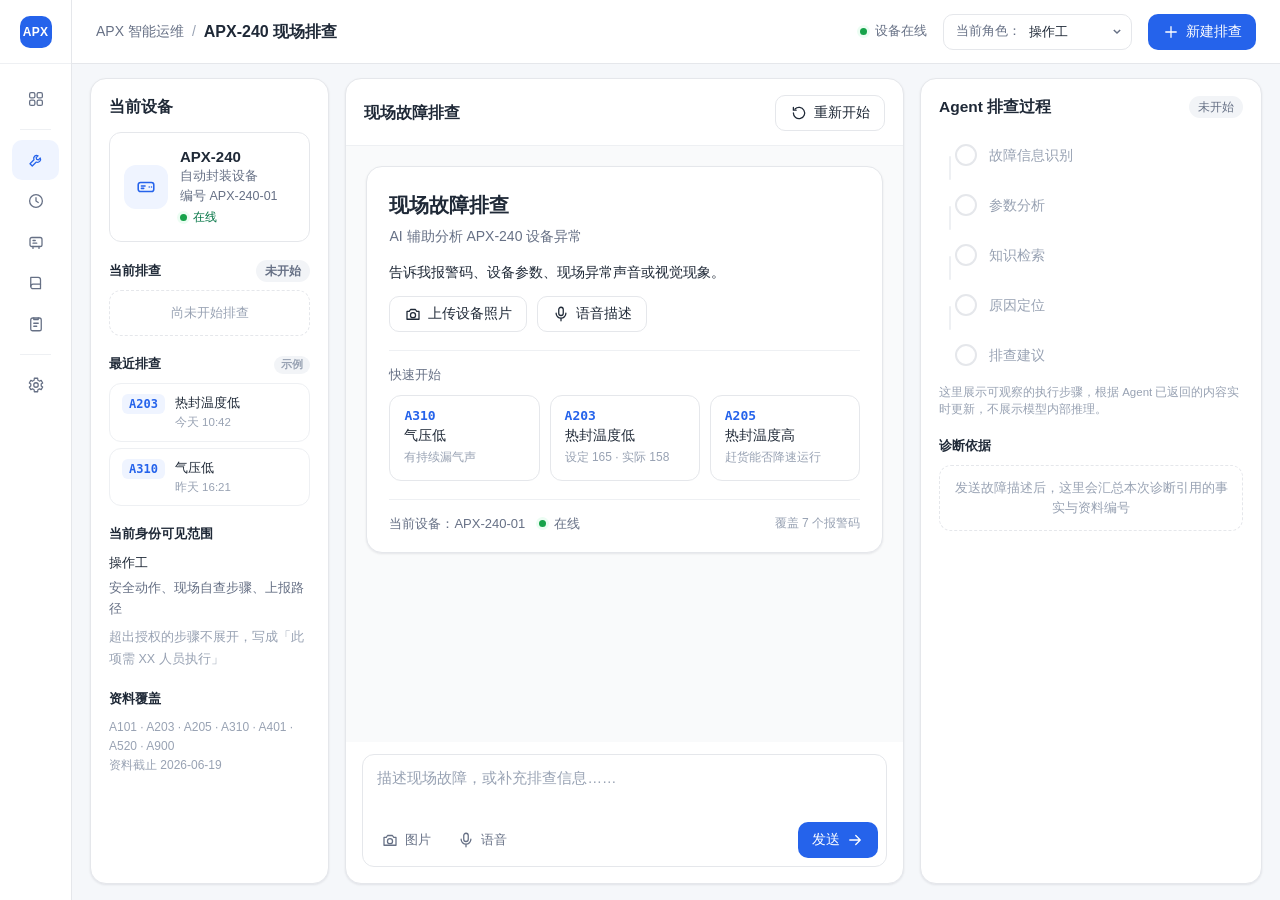
<file: index.html>
<!doctype html>
<html lang="zh-CN">
<head>
<meta charset="utf-8">
<meta name="viewport" content="width=device-width,initial-scale=1,viewport-fit=cover">
<meta name="theme-color" content="#F5F7FA">
<title>APX 智能运维 · APX-240 现场排查</title>
<style>
/* =====================================================================
   1. Design Tokens（全部视觉取值集中在这里）
   ===================================================================== */
:root{
  --bg:#F5F7FA; --card:#FFFFFF; --subtle:#F9FAFB; --subtle-2:#F2F4F7;
  --primary:#2563EB; --primary-600:#1D4ED8; --primary-50:#EFF4FF; --primary-100:#DBE6FE;
  --text:#1F2937; --text-2:#667085; --text-3:#98A2B3;
  --border:#E5E7EB; --border-2:#EEF0F3;
  --success:#16A34A; --success-50:#ECFDF3; --success-700:#067647;
  --warning:#F59E0B; --warning-50:#FFFAEB; --warning-700:#B54708;
  --danger:#EF4444; --danger-50:#FEF3F2; --danger-700:#B42318;
  --info:#0284C7; --info-50:#F0F9FF; --info-700:#026AA2;
  --r-card:16px; --r-inner:12px; --r-input:12px; --r-btn:10px; --r-tag:999px;
  --sh-card:0 1px 2px rgba(16,24,40,.04),0 1px 3px rgba(16,24,40,.05);
  --sh-focus:0 0 0 4px rgba(37,99,235,.12);
  --side-w:232px; --head-h:64px; --gap:16px;
  --font:Inter,"PingFang SC","Microsoft YaHei","Noto Sans SC",-apple-system,BlinkMacSystemFont,sans-serif;
  --mono:"SF Mono",Menlo,Consolas,"Roboto Mono",monospace;
}

/* =====================================================================
   2. Base
   ===================================================================== */
*{box-sizing:border-box}
[hidden]{display:none!important}
html,body{margin:0;height:100%}
body{background:var(--bg);color:var(--text);font:14px/1.6 var(--font);-webkit-font-smoothing:antialiased;-webkit-text-size-adjust:100%;overflow:hidden}
button{font:inherit;color:inherit;cursor:pointer;background:none;border:0;padding:0}
button:disabled{cursor:not-allowed}
:focus-visible{outline:2px solid var(--primary);outline-offset:2px}
svg.i{width:18px;height:18px;flex-shrink:0;stroke:currentColor;fill:none;stroke-width:1.7;stroke-linecap:round;stroke-linejoin:round}
.tag{display:inline-flex;align-items:center;gap:4px;height:22px;padding:0 9px;border-radius:var(--r-tag);font-size:12px;white-space:nowrap;background:var(--subtle-2);color:var(--text-2)}
.tag.mock{background:var(--subtle-2);color:var(--text-3);height:18px;padding:0 7px;font-size:11px}
.dot-live{width:7px;height:7px;border-radius:50%;background:var(--success);box-shadow:0 0 0 3px var(--success-50)}

/* =====================================================================
   3. Shell：Sidebar + Header + Workspace
   ===================================================================== */
.shell{display:grid;grid-template-columns:var(--side-w) minmax(0,1fr);height:100dvh}
.side{background:var(--card);border-right:1px solid var(--border);display:flex;flex-direction:column;min-height:0}
.brandbox{height:var(--head-h);display:flex;align-items:center;gap:10px;padding:0 20px;border-bottom:1px solid var(--border-2);flex-shrink:0}
.brandmark{width:32px;height:32px;border-radius:10px;background:var(--primary);color:#fff;display:grid;place-items:center;font:700 12px/1 var(--font);letter-spacing:.02em;flex-shrink:0}
.brandtxt{min-width:0}
.brandtxt b{display:block;font-size:15px;font-weight:600;line-height:1.2}
.brandtxt span{display:block;font-size:12px;color:var(--text-2);line-height:1.3}
nav.menu{padding:14px 12px;overflow-y:auto;flex:1}
.mgroup{font-size:12px;color:var(--text-3);padding:14px 10px 6px;letter-spacing:.02em}
.mitem{display:flex;align-items:center;gap:10px;width:100%;height:40px;padding:0 12px;border-radius:var(--r-btn);color:var(--text-2);font-size:14px;text-align:left;margin:1px 0}
.mitem:hover{background:var(--subtle)}
.mitem.on{background:var(--primary-50);color:var(--text);font-weight:500}
.mitem.on svg{color:var(--primary)}
.mitem .lbl{flex:1;min-width:0;white-space:nowrap;overflow:hidden;text-overflow:ellipsis}
.mitem .soon{font-size:11px;color:var(--text-3)}
.mdiv{height:1px;background:var(--border-2);margin:10px 10px}
.sidefoot{padding:14px 20px;border-top:1px solid var(--border-2);font-size:12px;color:var(--text-3);flex-shrink:0}

.main{display:grid;grid-template-rows:var(--head-h) minmax(0,1fr);min-width:0;min-height:0}
.head{display:flex;align-items:center;gap:16px;padding:0 24px;background:var(--card);border-bottom:1px solid var(--border);min-width:0}
.crumb{display:flex;align-items:center;gap:8px;min-width:0;font-size:14px;color:var(--text-2);white-space:nowrap;overflow:hidden}
.crumb b{color:var(--text);font-weight:600;font-size:16px;min-width:0;overflow:hidden;text-overflow:ellipsis}
.crumb .sl{color:var(--text-3)}
.head .sp{flex:1}
.status{display:flex;align-items:center;gap:8px;font-size:13px;color:var(--text-2);white-space:nowrap}
.rolepick{display:flex;align-items:center;gap:6px;height:36px;padding:0 6px 0 12px;border:1px solid var(--border);border-radius:var(--r-btn);font-size:13px;color:var(--text-2);background:var(--card);white-space:nowrap}
.rolepick select{border:0;background:transparent;font:500 13px var(--font);color:var(--text);padding:0 18px 0 2px;appearance:none;-webkit-appearance:none;cursor:pointer;background-image:url("data:image/svg+xml,%3Csvg xmlns='http://www.w3.org/2000/svg' viewBox='0 0 20 20' fill='none' stroke='%23667085' stroke-width='1.8'%3E%3Cpath d='m6 8 4 4 4-4'/%3E%3C/svg%3E");background-repeat:no-repeat;background-position:right 0 center;background-size:16px}
.rolepick select:focus{outline:none}
.btn{display:inline-flex;align-items:center;justify-content:center;gap:6px;height:36px;padding:0 14px;border-radius:var(--r-btn);font-size:13.5px;font-weight:500;white-space:nowrap;transition:background .15s,border-color .15s}
.btn-primary{background:var(--primary);color:#fff}
.btn-primary:hover{background:var(--primary-600)}
.btn-primary:disabled{background:#A9C0F5}
.btn-ghost{border:1px solid var(--border);background:var(--card);color:var(--text)}
.btn-ghost:hover{background:var(--subtle)}
.btn-stop{border:1px solid #FECDCA;background:var(--danger-50);color:var(--danger-700)}
.btn-stop:hover{background:#FEE4E2}

.ws{padding:var(--gap) 24px 20px;min-height:0;display:flex;flex-direction:column;gap:12px}
.tabs{display:none}
.cols{flex:1;min-height:0;display:grid;gap:var(--gap);grid-template-columns:minmax(232px,22fr) minmax(440px,48fr) minmax(276px,30fr);grid-template-areas:"dev chat proc"}
.panel{background:var(--card);border:1px solid var(--border);border-radius:var(--r-card);box-shadow:var(--sh-card);min-height:0;min-width:0;display:flex;flex-direction:column;overflow:hidden}
.p-dev{grid-area:dev}.p-chat{grid-area:chat}.p-proc{grid-area:proc}
.ph{display:flex;align-items:center;gap:10px;padding:16px 18px 12px;flex-shrink:0}
.ph h2{margin:0;font-size:15.5px;font-weight:600;flex:1;min-width:0;white-space:nowrap;overflow:hidden;text-overflow:ellipsis}
.pscroll{flex:1;min-height:0;overflow-y:auto;padding:0 18px 18px}
.sub{font-size:12px;color:var(--text-2)}

/* =====================================================================
   4. 左栏：设备上下文
   ===================================================================== */
.roleinfo{font-size:12.5px;line-height:1.75;color:var(--text-2)}
.roleinfo b{display:block;color:var(--text);font-weight:500;margin-bottom:3px}
.roleinfo .lim{margin-top:6px;color:var(--text-3)}
.devcard{border:1px solid var(--border);border-radius:var(--r-inner);padding:14px;display:flex;gap:12px;align-items:center}
.devicon{width:44px;height:44px;border-radius:12px;background:var(--primary-50);color:var(--primary);display:grid;place-items:center;flex-shrink:0}
.devicon svg{width:22px;height:22px}
.devname{font-size:15px;font-weight:600;line-height:1.3}
.devmeta{font-size:12.5px;color:var(--text-2)}
.devstate{display:flex;align-items:center;gap:6px;font-size:12px;color:var(--success-700);margin-top:2px}
.sect{margin-top:18px}
.secth{display:flex;align-items:center;gap:8px;font-size:13px;font-weight:600;margin-bottom:8px}
.secth .sp{flex:1}
.kv{border:1px solid var(--border-2);border-radius:var(--r-inner);background:var(--subtle)}
.kv .r{display:flex;justify-content:space-between;gap:10px;padding:9px 12px;font-size:13px;border-top:1px solid var(--border-2)}
.kv .r:first-child{border-top:0}
.kv .k{color:var(--text-2);white-space:nowrap}
.kv .v{text-align:right;font-weight:500;word-break:break-word}
.kv .v.num{font-family:var(--mono);font-size:12.5px}
.empty{font-size:12.5px;color:var(--text-3);padding:12px;border:1px dashed var(--border);border-radius:var(--r-inner);text-align:center}
.risk{display:inline-flex;align-items:center;height:22px;padding:0 9px;border-radius:var(--r-tag);font-size:12px;font-weight:500}
.risk.red{background:var(--danger-50);color:var(--danger-700)}
.risk.yel{background:var(--warning-50);color:var(--warning-700)}
.risk.blu{background:var(--info-50);color:var(--info-700)}
.hist{display:flex;flex-direction:column;gap:6px}
.hitem{display:flex;gap:10px;align-items:flex-start;padding:10px 12px;border:1px solid var(--border-2);border-radius:var(--r-inner)}
.hcode{font:600 12px/20px var(--mono);color:var(--primary);background:var(--primary-50);padding:0 7px;border-radius:6px;flex-shrink:0}
.htxt{font-size:13px;line-height:1.4;min-width:0}
.htxt small{display:block;color:var(--text-3);font-size:11.5px;margin-top:2px}

/* =====================================================================
   5. 中栏：Agent 对话
   ===================================================================== */
.p-chat .ph{border-bottom:1px solid var(--border-2);padding-bottom:14px}
#log{flex:1;min-height:0;overflow-y:auto;padding:20px 20px 12px;display:flex;flex-direction:column;gap:18px;background:var(--subtle)}
#log>*{flex-shrink:0}

/* 用户消息 */
.u{align-self:flex-end;max-width:78%;display:flex;flex-direction:column;align-items:flex-end;gap:6px}
.u .b{background:var(--primary);color:#fff;padding:10px 14px;border-radius:14px 14px 4px 14px;white-space:pre-wrap;word-break:break-word;font-size:14.5px}
.u img{max-width:200px;max-height:160px;border-radius:12px;border:1px solid var(--border);display:block;background:#fff}
.u .meta{font-size:11.5px;color:var(--text-3)}

/* Agent 消息外壳 */
.a{background:var(--card);border:1px solid var(--border);border-radius:var(--r-card);word-break:break-word;box-shadow:var(--sh-card)}
.ahd{display:flex;align-items:center;gap:8px;padding:12px 16px 0;font-size:12.5px;color:var(--text-2)}
.av{width:24px;height:24px;border-radius:8px;background:var(--primary-50);color:var(--primary);display:grid;place-items:center}
.av svg{width:15px;height:15px}
.ahd b{color:var(--text);font-weight:600;font-size:13px}
.ahd .sp{flex:1}
.ahd .el{font:12px var(--mono);color:var(--text-3)}
.a .body{padding:6px 16px 16px}
.wait{padding:12px 16px 16px}
.wait .wl{display:flex;align-items:center;gap:8px;font-size:13.5px;color:var(--text-2);margin-bottom:12px}
.pulse{width:8px;height:8px;border-radius:50%;background:var(--primary);animation:pl 1.2s ease-in-out infinite}
@keyframes pl{0%,100%{opacity:.3}50%{opacity:1}}
.sk{height:10px;border-radius:6px;background:var(--subtle-2);margin:8px 0}
.sk:nth-child(3){width:86%}.sk:nth-child(4){width:64%}
@media (prefers-reduced-motion:reduce){.pulse,.stp.act .ic{animation:none}}
.note{margin:10px 16px 16px;padding:10px 12px;border-radius:var(--r-inner);font-size:13px}
.note.err{background:var(--danger-50);color:var(--danger-700);border:1px solid #FECDCA}
.note.info{background:var(--subtle-2);color:var(--text-2)}

/* Welcome */
.wel{padding:22px 22px 18px}
.wel h3{margin:0;font-size:20px;font-weight:600}
.wel .lead{margin:4px 0 14px;color:var(--text-2)}
.wel .tell{font-size:14px;margin:0 0 12px}
.wel .acts{display:flex;gap:10px;flex-wrap:wrap}
.wsep{height:1px;background:var(--border-2);margin:18px 0 14px}
.wlabel{font-size:12.5px;color:var(--text-2);margin-bottom:10px}
.quick{display:grid;grid-template-columns:repeat(auto-fit,minmax(150px,1fr));gap:10px}
.qk{display:flex;flex-direction:column;align-items:flex-start;gap:2px;padding:12px 14px;border:1px solid var(--border);border-radius:var(--r-inner);text-align:left;background:var(--card);transition:border-color .15s,background .15s}
.qk:hover{border-color:var(--primary);background:var(--primary-50)}
.qk b{font:600 13px var(--mono);color:var(--primary)}
.qk span{font-size:13.5px}
.qk small{font-size:12px;color:var(--text-3)}
.welfoot{display:flex;align-items:center;gap:8px;font-size:13px;color:var(--text-2)}
.welfoot .sp{flex:1}
.cover{font-size:12px;line-height:1.6;color:var(--text-3)}

/* ---------- 诊断卡（render() 的展示层） ---------- */
.dx-head{display:flex;flex-wrap:wrap;align-items:center;gap:8px;margin:6px 0 4px}
.dx-code{font:600 13px/24px var(--mono);color:var(--primary);background:var(--primary-50);padding:0 9px;border-radius:8px}
.dx-title{font-size:17px;font-weight:600;flex:1;min-width:140px}
.dx-desc{color:var(--text-2);margin:2px 0 4px;font-size:14px}
.blk{margin-top:14px}
.blk-h{display:flex;align-items:center;gap:8px;font-size:13px;font-weight:600;color:var(--text);margin-bottom:8px}
.blk-h .num{font:600 11px var(--mono);color:var(--text-3)}
.blk-h .sp{flex:1}
.blk-h small{font-weight:400;color:var(--text-3);font-size:12px}

.act{border-radius:var(--r-inner);padding:12px 14px;background:var(--warning-50);border:1px solid #FEDF89;margin-top:10px}
.act.red{background:var(--danger-50);border-color:#FECDCA}
.act.blu{background:var(--info-50);border-color:#B9E6FE}
.act .ah{display:flex;align-items:center;gap:8px;margin-bottom:8px;font-size:14px;font-weight:600}
.act .ah .risk{font-weight:500}
.act.red .ah{color:var(--danger-700)} .act.yel .ah{color:var(--warning-700)} .act.blu .ah{color:var(--info-700)}
.act ol{margin:0;padding:0;list-style:none;display:flex;flex-direction:column;gap:6px}
.act li{display:grid;grid-template-columns:22px 1fr;gap:8px;font-size:14px;align-items:baseline}
.act li i{font:600 11px/20px var(--mono);font-style:normal;text-align:center;border-radius:6px;background:rgba(255,255,255,.8);color:var(--text)}
.basis{font-size:12px;color:var(--text-2);margin-top:8px}

.judge{border:1px solid var(--primary-100);background:var(--primary-50);border-radius:var(--r-inner);padding:12px 14px}
.judge .jt{font-size:15px;font-weight:600;display:flex;align-items:center;gap:8px;flex-wrap:wrap}
.judge .jr{font-size:13.5px;color:var(--text-2);margin-top:4px}
.causes{display:flex;flex-direction:column;gap:6px}
.cz{display:grid;grid-template-columns:24px 1fr;gap:8px;padding:9px 12px;border:1px solid var(--border-2);border-radius:var(--r-inner);background:var(--card);align-items:start}
.cz .ix{font:600 12px/22px var(--mono);color:var(--text-2);text-align:center;background:var(--subtle-2);border-radius:7px}
.cz .ct{font-size:14px;font-weight:500}
.cz .cr{font-size:13px;color:var(--text-2)}
.cz.out{background:transparent;border-style:dashed}
.cz.out .ct{color:var(--text-3);text-decoration:line-through;text-decoration-color:var(--text-3)}
.cz.out .ix{background:transparent}

.st{display:inline-flex;align-items:center;height:20px;padding:0 8px;border-radius:var(--r-tag);font-size:11.5px;font-weight:500;margin-right:6px;vertical-align:1px;white-space:nowrap}
.st-s{background:var(--primary);color:#fff}
.st-m{background:var(--primary-100);color:var(--primary-600)}
.st-w{background:var(--subtle-2);color:var(--text-2)}
.st-x{background:var(--subtle-2);color:var(--text-3)}

.steps{display:flex;flex-direction:column;gap:0;border:1px solid var(--border-2);border-radius:var(--r-inner);overflow:hidden}
.sp-row{display:grid;grid-template-columns:34px 1fr;gap:10px;padding:10px 12px;border-top:1px solid var(--border-2);align-items:baseline}
.sp-row:first-child{border-top:0}
.sp-row .no{font:600 12px var(--mono);color:var(--primary)}
.role-t{display:inline-flex;height:20px;align-items:center;padding:0 8px;border-radius:var(--r-tag);background:var(--subtle-2);color:var(--text-2);font-size:11.5px;margin-right:6px;white-space:nowrap}
.pre{display:flex;gap:8px;padding:9px 12px;background:var(--warning-50);border-bottom:1px solid #FEF0C7;font-size:13px;color:var(--warning-700)}
.pre svg{width:16px;height:16px;margin-top:2px}
.qs{display:flex;flex-direction:column;gap:6px}
.qrow{padding:9px 12px;border-radius:var(--r-inner);background:var(--subtle);font-size:14px}
.qrow .why{display:block;font-size:12.5px;color:var(--text-2);margin-top:2px}
.qhint{font-size:12.5px;color:var(--text-3);margin-top:6px}
.riskbox{border-radius:var(--r-inner);border:1px solid var(--border-2);padding:10px 12px;background:var(--card)}
.riskbox p{margin:4px 0;font-size:13.5px}
.escl{display:flex;align-items:center;gap:8px;flex-wrap:wrap;padding-bottom:8px;margin-bottom:4px;border-bottom:1px solid var(--border-2);font-size:13.5px}
.yn{display:inline-flex;align-items:center;height:22px;padding:0 10px;border-radius:var(--r-tag);font-size:12px;font-weight:600;background:var(--danger-50);color:var(--danger-700)}
.yn.no{background:var(--success-50);color:var(--success-700)}
.verify{display:flex;gap:10px;padding:10px 12px;border-radius:var(--r-inner);background:var(--success-50);color:#05603A;font-size:13.5px}
.verify svg{width:18px;height:18px;margin-top:1px;color:var(--success)}
.evid{display:flex;flex-wrap:wrap;gap:6px}
.chip-c{display:inline-flex;align-items:center;height:24px;padding:0 10px;border-radius:var(--r-tag);background:var(--subtle-2);font:12px var(--mono);color:var(--text)}
details.fx{margin-top:8px;border:1px solid var(--border-2);border-radius:var(--r-inner)}
details.fx summary{cursor:pointer;list-style:none;padding:8px 12px;font-size:13px;color:var(--text-2);display:flex;align-items:center;gap:6px}
details.fx summary::-webkit-details-marker{display:none}
details.fx summary::after{content:"";width:7px;height:7px;border-right:1.6px solid var(--text-3);border-bottom:1.6px solid var(--text-3);transform:rotate(-45deg);margin-left:auto;transition:transform .15s}
details.fx[open] summary::after{transform:rotate(45deg)}
details.fx .in{padding:0 12px 10px}
.fl{display:flex;gap:8px;font-size:13.5px;padding:3px 0}
.fl::before{content:"";width:5px;height:5px;border-radius:50%;background:var(--text-3);margin-top:9px;flex-shrink:0}
.alt{margin-top:14px;border:1px dashed #D0D5DD;border-radius:var(--r-inner);background:var(--subtle)}
.alt summary{cursor:pointer;list-style:none;padding:10px 12px;font-size:13.5px;font-weight:500;display:flex;gap:8px;align-items:center}
.alt summary::-webkit-details-marker{display:none}
.alt summary .tag{margin-left:auto}
.alt .in{padding:0 12px 12px;white-space:pre-wrap;font-size:13px;color:var(--text-2)}
.callout{display:flex;gap:10px;margin:8px 0 0;padding:10px 12px;border-radius:var(--r-inner);background:var(--warning-50);border:1px solid #FEF0C7;font-size:13.5px;color:#7A2E0E}
.callout.img{background:var(--primary-50);border-color:var(--primary-100);color:var(--text)}
.callout svg{width:18px;height:18px;margin-top:1px}
.callout .cl{flex:1;min-width:0}
.callout .cl div{white-space:pre-wrap}
.gen p{margin:8px 0;font-size:14px}
.gen .fh{font-size:13px;font-weight:600;margin:14px 0 6px}
.gen .nl{display:grid;grid-template-columns:22px 1fr;gap:8px;margin:5px 0;font-size:14px;align-items:baseline}
.gen .nl i{font:600 11px/20px var(--mono);font-style:normal;text-align:center;border-radius:6px;background:var(--subtle-2)}
.foot{margin-top:14px;padding-top:10px;border-top:1px solid var(--border-2);font-size:12px;color:var(--text-3)}
.rd{font-family:var(--mono);font-size:.93em;font-weight:500;background:var(--subtle-2);padding:1px 5px;border-radius:5px;-webkit-box-decoration-break:clone;box-decoration-break:clone}
.src{font-size:11.5px;color:var(--text-3);margin:0 2px}
.pill{display:inline-flex;align-items:center;height:20px;padding:0 8px;border-radius:var(--r-tag);font-size:11.5px;font-weight:600;margin:0 2px;white-space:nowrap}
.u0{background:var(--danger-50);color:var(--danger-700)}.u1{background:var(--warning-50);color:var(--warning-700)}.u2{background:var(--info-50);color:var(--info-700)}

/* ---------- Composer ---------- */
.composer{margin:12px 16px 16px;border:1px solid var(--border);border-radius:var(--r-input);background:var(--card);transition:border-color .15s,box-shadow .15s;flex-shrink:0}
.composer:focus-within{border-color:var(--primary);box-shadow:var(--sh-focus)}
.pcard{display:flex;align-items:center;gap:10px;margin:10px 10px 0;padding:8px;border:1px solid var(--border-2);border-radius:var(--r-inner);background:var(--subtle);max-width:340px}
.pcard img{width:48px;height:48px;border-radius:8px;object-fit:cover;border:1px solid var(--border)}
.pcard .pm{flex:1;min-width:0}
.pcard .pn{font-size:13px;white-space:nowrap;overflow:hidden;text-overflow:ellipsis}
.pcard .ps{font-size:12px;color:var(--text-2)}
.xbtn{width:28px;height:28px;border-radius:8px;display:grid;place-items:center;color:var(--text-2)}
.xbtn:hover{background:var(--subtle-2)}
.recbar{display:flex;align-items:center;gap:10px;margin:10px 10px 0;padding:8px 12px;border-radius:var(--r-inner);background:var(--danger-50);color:var(--danger-700);font-size:13px}
.recbar .rdot{width:8px;height:8px;border-radius:50%;background:var(--danger);animation:pl 1s ease-in-out infinite}
.recbar .rt{font-family:var(--mono)}
.recbar .sp{flex:1}
.recbar button{height:28px;padding:0 12px;border-radius:8px;background:#fff;border:1px solid #FECDCA;font-size:12.5px;color:var(--danger-700)}
textarea#q{display:block;width:100%;border:0;resize:none;padding:12px 14px 4px;font:14.5px/1.55 var(--font);color:var(--text);background:transparent;min-height:52px;max-height:160px}
textarea#q:focus{outline:none}
textarea#q::placeholder{color:var(--text-3)}
.ctool{display:flex;align-items:center;gap:6px;padding:6px 8px 8px 8px}
.tbtn{display:inline-flex;align-items:center;gap:6px;height:32px;padding:0 10px;border-radius:8px;color:var(--text-2);font-size:13px}
.tbtn:hover{background:var(--subtle-2);color:var(--text)}
.tbtn.rec{background:var(--danger-50);color:var(--danger-700)}
.ctool .hint{flex:1;min-width:0;font-size:12px;color:var(--text-3);white-space:nowrap;overflow:hidden;text-overflow:ellipsis;padding:0 6px}

/* =====================================================================
   6. 右栏：Agent 排查过程
   ===================================================================== */
.prog{font-size:12px;padding:0 9px;height:22px;display:inline-flex;align-items:center;border-radius:var(--r-tag);background:var(--subtle-2);color:var(--text-2);white-space:nowrap}
.prog.run{background:var(--primary-50);color:var(--primary-600)}
.prog.ok{background:var(--success-50);color:var(--success-700)}
.prog.stop{background:var(--warning-50);color:var(--warning-700)}
.stps{position:relative;display:flex;flex-direction:column}
.stp{display:flex;gap:12px;position:relative;padding-bottom:16px}
.stp>div{flex:1;min-width:0}
.stp:not(:last-child)::before{content:"";position:absolute;left:10px;top:24px;bottom:2px;width:2px;background:var(--border-2);border-radius:2px}
.stp.done:not(:last-child)::before{background:#ABEFC6}
.stp .ic{width:22px;height:22px;flex-shrink:0;border-radius:50%;display:grid;place-items:center;border:2px solid var(--border);background:var(--card);color:transparent;z-index:1}
.stp .ic svg{width:12px;height:12px;stroke-width:3}
.stp.done .ic{background:var(--success);border-color:var(--success);color:#fff}
.stp.act .ic{border-color:var(--primary);background:var(--primary-50)}
.stp.act .ic::after{content:"";width:8px;height:8px;border-radius:50%;background:var(--primary);animation:pl 1.2s ease-in-out infinite}
.stp.skip .ic{border-style:dashed}
.stp .t{font-size:14px;font-weight:500;line-height:22px}
.stp.wait .t,.stp.skip .t{color:var(--text-3);font-weight:400}
.stp .d{font-size:12.5px;color:var(--text-2);margin-top:1px}
.stp.act .d{color:var(--primary-600)}
.pnote{font-size:11.5px;color:var(--text-3);margin:2px 0 0;line-height:1.5}
.evl{display:flex;flex-direction:column;gap:6px}
.ev{display:flex;gap:8px;font-size:13.5px;align-items:flex-start}
.ev svg{width:16px;height:16px;color:var(--success);margin-top:3px;stroke-width:2.4}
.ev .et{flex:1;min-width:0}
.ev .es{display:block;font-size:11.5px;color:var(--text-3)}
.linkbtn{display:inline-flex;align-items:center;gap:4px;margin-top:8px;font-size:13px;color:var(--primary);font-weight:500}
.linkbtn svg{width:15px;height:15px;transition:transform .15s}
.linkbtn[aria-expanded="true"] svg{transform:rotate(90deg)}
.evmore{margin-top:8px;padding:10px 12px;border-radius:var(--r-inner);background:var(--subtle)}
.evmore .lb{font-size:12px;color:var(--text-2);margin:6px 0 6px}
.evmore .lb:first-child{margin-top:0}

.toast{position:fixed;left:50%;bottom:28px;transform:translateX(-50%);background:var(--text);color:#fff;padding:9px 16px;border-radius:10px;font-size:13px;box-shadow:0 8px 24px rgba(16,24,40,.18);z-index:50;max-width:90vw}

/* =====================================================================
   7. 响应式：先缩 Sidebar，再缩左栏，再缩右栏；中栏始终可用
   ===================================================================== */

/* ===== 导航页面（工作台 / 排查记录 / 设备管理 / 设备手册 / 维修记录 / 系统设置） ===== */
.view{flex:1;min-height:0;overflow:auto;padding:2px 2px 8px}
.vhead{margin:0 0 4px}
.vhead h1{margin:0;font-size:22px;font-weight:600;letter-spacing:.01em}
.vhead p{margin:6px 0 0;font-size:13.5px;line-height:1.7;color:var(--text-2)}
.vsec{background:var(--card);border:1px solid var(--border);border-radius:var(--r-card);box-shadow:var(--sh-card);padding:18px 20px;margin-top:14px}
.vsec > h2{margin:0 0 14px;font-size:15px;font-weight:600}
.vsec > h2 .sub{margin-left:10px;font-weight:400;font-size:12.5px;color:var(--text-3)}
.vgrid{display:grid;gap:12px;grid-template-columns:repeat(auto-fit,minmax(200px,1fr))}
.vstat{background:var(--subtle);border-radius:var(--r-inner);padding:14px 16px}
.vstat b{display:block;font-size:26px;font-weight:600;line-height:1.2;font-variant-numeric:tabular-nums}
.vstat span{display:block;margin-top:4px;font-size:12.5px;color:var(--text-2)}
.vtable{width:100%;border-collapse:collapse;font-size:13px}
.vtable th,.vtable td{text-align:left;padding:10px 12px;border-bottom:1px solid var(--border-2);vertical-align:top;line-height:1.7}
.vtable th{font-weight:500;color:var(--text-2);background:var(--subtle);white-space:nowrap}
.vtable tr:last-child td{border-bottom:0}
.vtable code{font-family:var(--mono);font-size:12px;color:var(--primary)}
.vwrap{overflow:auto;margin:0 -4px}
.lv{display:inline-block;padding:2px 9px;border-radius:var(--r-tag);font-size:11.5px;white-space:nowrap}
.lv-red{background:var(--danger-50);color:var(--danger-700)}
.lv-yel{background:var(--warning-50);color:var(--warning-700)}
.lv-blu{background:var(--info-50);color:var(--info-700)}
.vrow{display:flex;gap:12px;align-items:flex-start;padding:11px 0;border-bottom:1px solid var(--border-2);font-size:13.5px;line-height:1.7}
.vrow:last-child{border-bottom:0}
.vrow .k{flex:0 0 118px;color:var(--text-2)}
.vrow .v{flex:1;min-width:0}
.vnote{margin:12px 0 0;font-size:12.5px;line-height:1.8;color:var(--text-3)}
.vcards{display:grid;gap:10px;grid-template-columns:repeat(auto-fit,minmax(230px,1fr))}
.vcard{text-align:left;border:1px solid var(--border);border-radius:var(--r-inner);padding:12px 14px;background:var(--card);transition:border-color .15s,box-shadow .15s}
button.vcard:hover{border-color:var(--primary-100);box-shadow:var(--sh-card)}
.vcard .c{font-family:var(--mono);font-size:12px;color:var(--primary)}
.vcard .t{margin-top:4px;font-size:14px;font-weight:500}
.vcard .d{margin-top:3px;font-size:12.5px;color:var(--text-2);line-height:1.6}
.vempty{padding:26px 0;text-align:center;color:var(--text-3);font-size:13.5px;line-height:1.9}
.vact{display:flex;gap:8px;flex-wrap:wrap;margin-top:14px}
.btn-ghost{height:36px;padding:0 14px;border-radius:var(--r-btn);border:1px solid var(--border);background:var(--card);font-size:13.5px;color:var(--text)}
.btn-ghost:hover{background:var(--subtle)}
@media (max-width:1440px){:root{--side-w:208px}.ws{padding:14px 18px 16px}}
@media (max-width:1320px){
  :root{--side-w:72px}
  .brandbox{padding:0;justify-content:center}.brandtxt,.mgroup,.mitem .lbl,.mitem .soon,.sidefoot{display:none}
  .mitem{justify-content:center;padding:0}.mdiv{margin:10px 8px}
  .cols{grid-template-columns:minmax(210px,21fr) minmax(420px,49fr) minmax(260px,30fr)}
}
@media (max-width:1140px){
  .cols{grid-template-columns:minmax(420px,1fr) minmax(270px,300px);grid-template-rows:minmax(0,1.25fr) minmax(0,1fr);grid-template-areas:"chat proc" "chat dev"}
  .status .stxt{display:none}
}
@media (max-width:860px){
  .shell{grid-template-columns:1fr}.side{display:none}
  .head{padding:0 14px;gap:10px}.crumb .c1,.crumb .sl,.status{display:none}.crumb b{font-size:15px}
  .head .btn .bt{display:none}.head .btn{padding:0 10px}
  .ws{padding:10px 10px 10px;gap:10px}
  .tabs{display:flex;gap:4px;padding:4px;background:var(--subtle-2);border-radius:12px;flex-shrink:0}
  .tabs button{flex:1;height:34px;border-radius:9px;font-size:13.5px;color:var(--text-2)}
  .tabs button[aria-selected="true"]{background:var(--card);color:var(--text);font-weight:500;box-shadow:var(--sh-card)}
  .cols{grid-template-columns:1fr;grid-template-rows:minmax(0,1fr);grid-template-areas:"x"}
  .cols .panel{grid-area:x}
  .cols[data-pane="chat"] .p-dev,.cols[data-pane="chat"] .p-proc,
  .cols[data-pane="proc"] .p-dev,.cols[data-pane="proc"] .p-chat,
  .cols[data-pane="dev"] .p-chat,.cols[data-pane="dev"] .p-proc{display:none}
  #log{padding:14px 12px 10px}.u{max-width:88%}.composer{margin:10px}
  .rolepick{padding:0 4px 0 8px}.rolepick .rl{display:none}
}
</style>
</head>
<body>
<div class="shell">

  <!-- ================= Sidebar ================= -->
  <aside class="side" aria-label="主导航">
    <div class="brandbox">
      <div class="brandmark">APX</div>
      <div class="brandtxt"><b>APX</b><span>智能运维平台</span></div>
    </div>
    <nav class="menu" id="menu">
      <button class="mitem" data-nav="工作台" type="button" title="工作台"><svg class="i" viewBox="0 0 24 24"><rect x="3.5" y="3.5" width="7" height="7" rx="2"/><rect x="13.5" y="3.5" width="7" height="7" rx="2"/><rect x="3.5" y="13.5" width="7" height="7" rx="2"/><rect x="13.5" y="13.5" width="7" height="7" rx="2"/></svg><span class="lbl">工作台</span></button>
      <div class="mdiv"></div>
      <button class="mitem on" data-nav="故障排查" type="button" aria-current="page" title="故障排查"><svg class="i" viewBox="0 0 24 24"><path d="M14.7 6.3a4 4 0 0 0-5.4 5.3L4 17l3 3 5.4-5.3a4 4 0 0 0 5.3-5.4l-2.5 2.5-2.3-.7-.7-2.3z"/></svg><span class="lbl">故障排查</span></button>
      <button class="mitem" data-nav="排查记录" type="button" title="排查记录"><svg class="i" viewBox="0 0 24 24"><circle cx="12" cy="12" r="8.5"/><path d="M12 7.5V12l3 2"/></svg><span class="lbl">排查记录</span></button>
      <button class="mitem" data-nav="设备管理" type="button" title="设备管理"><svg class="i" viewBox="0 0 24 24"><rect x="4" y="6" width="16" height="12" rx="2.5"/><path d="M8 18v2.5M16 18v2.5M8 10h3M8 13.5h5"/></svg><span class="lbl">设备管理</span></button>
      <div class="mgroup">知识中心</div>
      <button class="mitem" data-nav="设备手册" type="button" title="设备手册"><svg class="i" viewBox="0 0 24 24"><path d="M5 4.5h10a3 3 0 0 1 3 3v12H8a3 3 0 0 1-3-3z"/><path d="M5 16.5a3 3 0 0 1 3-3h10"/></svg><span class="lbl">设备手册</span></button>
      <button class="mitem" data-nav="维修记录" type="button" title="维修记录"><svg class="i" viewBox="0 0 24 24"><rect x="5" y="4" width="14" height="17" rx="2.5"/><path d="M9 4v2h6V4M9 11h6M9 15h4"/></svg><span class="lbl">维修记录</span></button>
      <div class="mdiv"></div>
      <button class="mitem" data-nav="系统设置" type="button" title="系统设置"><svg class="i" viewBox="0 0 24 24"><circle cx="12" cy="12" r="3"/><path d="M19 12a7 7 0 0 0-.1-1.2l2-1.5-2-3.4-2.3 1a7 7 0 0 0-2.1-1.2L14.2 3h-4.4l-.3 2.7a7 7 0 0 0-2.1 1.2l-2.3-1-2 3.4 2 1.5a7 7 0 0 0 0 2.4l-2 1.5 2 3.4 2.3-1a7 7 0 0 0 2.1 1.2l.3 2.7h4.4l.3-2.7a7 7 0 0 0 2.1-1.2l2.3 1 2-3.4-2-1.5c.1-.4.1-.8.1-1.2z"/></svg><span class="lbl">系统设置</span></button>
    </nav>
    <div class="sidefoot">演示环境 · 设备资料截止 2026-06-19</div>
  </aside>

  <!-- ================= Main ================= -->
  <div class="main">
    <header class="head">
      <div class="crumb"><span class="c1">APX 智能运维</span><span class="sl">/</span><b>APX-240 现场排查</b></div>
      <div class="sp"></div>
      <div class="status" title="演示环境中的设备状态"><span class="dot-live"></span><span class="stxt">设备在线</span></div>
      <label class="rolepick"><span class="rl">当前角色：</span>
        <select id="roleSel" aria-label="当前角色">
          <option value="操作工">操作工</option>
          <option value="电气维修">电气维修</option>
          <option value="机械维修">机械维修</option>
          <option value="安全员">安全员／主管</option>
        </select>
      </label>
      <button class="btn btn-primary" id="newChat" type="button"><svg class="i" viewBox="0 0 24 24"><path d="M12 5v14M5 12h14"/></svg><span class="bt">新建排查</span></button>
    </header>

    <main class="ws">
      <div class="tabs" role="tablist" id="tabs">
        <button type="button" role="tab" data-pane="chat" aria-selected="true">对话</button>
        <button type="button" role="tab" data-pane="proc" aria-selected="false">排查过程</button>
        <button type="button" role="tab" data-pane="dev" aria-selected="false">设备</button>
      </div>

      <section class="view" id="view" hidden aria-live="polite"></section>

      <div class="cols" id="cols" data-pane="chat">

        <!-- 左栏：设备上下文 -->
        <section class="panel p-dev" aria-label="设备上下文">
          <div class="ph"><h2>当前设备</h2></div>
          <div class="pscroll">
            <div class="devcard">
              <div class="devicon"><svg class="i" viewBox="0 0 24 24"><rect x="3.5" y="7" width="17" height="10" rx="2.5"/><path d="M7 11h4M7 13.5h2.5M15.5 12h.01M18 12h.01"/></svg></div>
              <div>
                <div class="devname">APX-240</div>
                <div class="devmeta">自动封装设备</div><div class="devmeta">编号 APX-240-01</div>
                <div class="devstate"><span class="dot-live"></span>在线</div>
              </div>
            </div>
            <div class="sect">
              <div class="secth">当前排查<span class="sp"></span><span class="tag" id="curTag">未开始</span></div>
              <div id="curBox"></div>
            </div>
            <div class="sect">
              <div class="secth">最近排查<span class="sp"></span><span class="tag mock" id="histTag">示例</span></div>
              <div class="hist" id="histBox"></div>
            </div>
            <div class="sect">
              <div class="secth">当前身份可见范围</div>
              <div class="roleinfo" id="roleInfo"></div>
            </div>
            <div class="sect">
              <div class="secth">资料覆盖</div>
              <div class="cover">A101 · A203 · A205 · A310 · A401 · A520 · A900<br>资料截止 2026-06-19</div>
            </div>
          </div>
        </section>

        <!-- 中栏：Agent 对话 -->
        <section class="panel p-chat" aria-label="Agent 对话">
          <div class="ph"><h2>现场故障排查</h2>
            <button class="btn btn-ghost" id="restart" type="button"><svg class="i" viewBox="0 0 24 24"><path d="M4.5 12a7.5 7.5 0 1 0 2.2-5.3"/><path d="M4.5 4.5v3.7h3.7"/></svg>重新开始</button>
          </div>
          <div id="log"></div>
          <div class="composer">
            <div class="pcard" id="pending" hidden>
              <img id="pImg" alt="待发送的照片">
              <div class="pm"><div class="pn" id="pName"></div><div class="ps" id="pInfo"></div></div>
              <button class="xbtn" id="pDel" type="button" aria-label="移除照片"><svg class="i" viewBox="0 0 24 24"><path d="M6 6l12 12M18 6 6 18"/></svg></button>
            </div>
            <div class="recbar" id="recBar" hidden>
              <span class="rdot"></span><span>正在录音</span><span class="rt" id="recTime">00:00</span><span class="sp"></span>
              <button type="button" id="recStop">结束录音</button>
            </div>
            <textarea id="q" rows="2" placeholder="描述现场故障，或补充排查信息……"></textarea>
            <div class="ctool">
              <button class="tbtn" id="camBtn" type="button"><svg class="i" viewBox="0 0 24 24"><path d="M4 8.5h3l1.8-2.5h6.4L17 8.5h3V19H4z"/><circle cx="12" cy="13.5" r="3.4"/></svg>图片</button>
              <input type="file" id="file" accept="image/*" hidden>
              <button class="tbtn" id="micBtn" type="button"><svg class="i" viewBox="0 0 24 24"><rect x="9" y="3" width="6" height="11" rx="3"/><path d="M5.5 11a6.5 6.5 0 0 0 13 0M12 17.5V21"/></svg>语音</button>
              <span class="hint" id="hint"></span>
              <button class="btn btn-stop" id="stopBtn" type="button" hidden><svg class="i" viewBox="0 0 24 24"><rect x="7" y="7" width="10" height="10" rx="2"/></svg>停止生成</button>
              <button class="btn btn-primary" id="sendBtn" type="button">发送<svg class="i" viewBox="0 0 24 24"><path d="M5 12h13M13 6l6 6-6 6"/></svg></button>
            </div>
          </div>
        </section>

        <!-- 右栏：Agent 排查过程 + 诊断依据 -->
        <section class="panel p-proc" aria-label="Agent 排查过程">
          <div class="ph"><h2>Agent 排查过程</h2><span class="prog" id="progTag" aria-live="polite">未开始</span></div>
          <div class="pscroll">
            <div class="stps" id="stpBox"></div>
            <p class="pnote">这里展示可观察的执行步骤，根据 Agent 已返回的内容实时更新，不展示模型内部推理。</p>
            <div class="sect">
              <div class="secth">诊断依据</div>
              <div id="evBox"></div>
            </div>
          </div>
        </section>

      </div>
    </main>
  </div>
</div>
<div class="toast" id="toast" hidden></div>

<script>
/* =====================================================================
   A. 配置：只需要改这里（与上一版完全相同）
   API_KEY 在 Dify →「访问点」→「后端服务 API」→「API 密钥」里创建，形如 app-xxxxxxxx
   ===================================================================== */
const CONFIG = {
  API_BASE: "https://api.dify.ai/v1",
  API_KEY:  "app-Aj930bT31bAlbzcDpX7fxOFB",
  IMG_MAX_SIDE: 1600,      // 照片长边压到 1600 像素
  IMG_QUALITY: 0.82,       // JPEG 质量
  IMG_TARGET_BYTES: 1200000,
  IDLE_TIMEOUT_MS: 90000,  // 连续 90 秒没有收到任何数据，视为超时
  FIRST_TEXT_TIMEOUT_MS: 75000  // 75 秒内一个字都没有输出（心跳包不算），视为超时
};

/* =====================================================================
   B. 输出协议常量（对应提示词 §8.4，只读，前端不改协议）
   ===================================================================== */
const PROTO = {
  act:      /^(🔴|🟡|🔵)\s*立即动作/,
  hr:       /^─{3,}/,
  cardMark: /^▼\s*完整诊断卡/,
  alt:      /^▾\s*(.+)$/,
  field:    /^【([^】]+)】\s*(.*)$/,
  basis:    /^依据[：:]/,
  esc:      /^是否升级专家[：:]\s*(是|否)\s*(.*)$/,
  callout:  /^(📷|⚠️|⚠|📍)/,
  conflict: /^存在未裁决的证据冲突/,
  foot:     /^资料截止|^覆盖 A101|^您当前身份/,
  top:      /^▶\s*(.*)$/,
  out:      /^✕\s*(.*)$/,
  dot:      /^·\s*(.*)$/,
  num:      /^(\d{1,2})[.．、]\s*(.*)$/,
  code:     /A\d{3}/,
  F: { phen:"故障现象", facts:"已知事实", causes:"可能原因", source:"证据来源", pre:"安全前置条件",
       steps:"排查顺序", ask:"需要补充的信息", stop:"停止条件与升级", verify:"复机验证标准" }
};
const LEVEL = { "🔴": { cls:"red", name:"红色等级" }, "🟡": { cls:"yel", name:"黄色等级" }, "🔵": { cls:"blu", name:"蓝色等级" } };
const ALARM = { A101:"P1 进料检测超时", A203:"热封温度低", A205:"热封温度高", A310:"气压低", A401:"安全门未闭合", A520:"S1 伺服过载", A900:"控制器通信中断" };

/* =====================================================================
   C. 状态
   ===================================================================== */
const $ = id => document.getElementById(id);
const log = $("log"), q = $("q");
let conversationId = "";
let role = "操作工";
let pendingImg = null;          // {blob, url, info, name, size}
let busy = false;
let current = null;             // 当前请求：{ctrl, reason}
let run = null;                 // 当前请求的展示状态：{text, hasImg, phase, answer}
const history = [];             // 本页面内真实完成的排查
let userId = "apx240-" + Math.random().toString(36).slice(2, 10);
try { const s = localStorage.getItem("apx240_uid"); if (s) userId = s; else localStorage.setItem("apx240_uid", userId); } catch (e) {}

const SAMPLES = [
  { code:"A310", label:"气压低", note:"有持续漏气声", q:"A310报警，气压0.45MPa，有持续漏气声" },
  { code:"A203", label:"热封温度低", note:"设定 165 · 实际 158", q:"A203，设定165，实际158，加热电流3.2A" },
  { code:"A205", label:"热封温度高", note:"赶货能否降速运行", q:"A205，但这批货今晚要发，能降速跑完吗？" }
];
const MOCK_HISTORY = [
  { code:"A203", title:"热封温度低", time:"今天 10:42" },
  { code:"A310", title:"气压低", time:"昨天 16:21" }
];

/* =====================================================================
   D. 协议解析：纯文本 → 结构（不改协议，只读）
   ===================================================================== */
function esc(s) { return s.replace(/[&<>"]/g, c => ({ "&": "&amp;", "<": "&lt;", ">": "&gt;", '"': "&quot;" }[c])); }
function inline(s) {
  s = esc(s);
  s = s.replace(/〔强〕/g, '<span class="st st-s">强</span>')
       .replace(/〔中〕/g, '<span class="st st-m">中</span>')
       .replace(/〔弱〕/g, '<span class="st st-w">弱</span>')
       .replace(/〔基本排除〕/g, '<span class="st st-x">已排除</span>');
  s = s.replace(/「([^」]{1,40})」/g, '<b class="rd">$1</b>');
  s = s.replace(/〔([^〕]{1,80})〕/g, '<span class="src">$1</span>');
  s = s.replace(/U0\s*特急/g, '<span class="pill u0">U0 特急</span>')
       .replace(/U1\s*紧急/g, '<span class="pill u1">U1 紧急</span>')
       .replace(/U2\s*一般/g, '<span class="pill u2">U2 一般</span>');
  return s;
}
function classify(t, raw) {
  let m;
  if ((m = t.match(PROTO.esc))) return { k:"esc", yn:m[1], text:m[2].replace(/^[—\-–]\s*/, "") };
  if (PROTO.basis.test(t)) return { k:"basis", text:t };
  if ((m = t.match(PROTO.top))) return { k:"top", text:m[1] };
  if ((m = t.match(PROTO.out))) return { k:"out", text:m[1] };
  if ((m = t.match(PROTO.dot))) return { k:"dot", text:m[1] };
  if ((m = t.match(PROTO.num))) return { k:"num", n:m[1], text:m[2] };
  if (/^\s{2,}/.test(raw)) return { k:"indent", text:t };
  return { k:"p", text:t };
}
function parse(text) {
  const blocks = [];
  let cur = null, inAlt = null;
  for (const raw of text.replace(/\r/g, "").split("\n")) {
    const t = raw.replace(/^️/, "").trim();
    if (inAlt && t && !PROTO.hr.test(t) && !PROTO.foot.test(t)) { inAlt.lines.push(t); continue; }
    if (!t) continue;
    let m;
    if ((m = t.match(PROTO.act))) { inAlt = null; cur = { type:"act", level:m[1], items:[] }; blocks.push(cur); continue; }
    if (PROTO.hr.test(t)) { inAlt = null; cur = null; continue; }
    if (PROTO.cardMark.test(t)) { cur = null; blocks.push({ type:"mark" }); continue; }
    if ((m = t.match(PROTO.alt))) { cur = null; inAlt = { type:"alt", title:m[1], lines:[] }; blocks.push(inAlt); continue; }
    if ((m = t.match(PROTO.field))) { cur = { type:"field", name:m[1], items:[] }; if (m[2]) cur.items.push({ k:"p", text:m[2] }); blocks.push(cur); continue; }
    if (PROTO.callout.test(t) || PROTO.conflict.test(t)) { cur = { type:"callout", text:t, img:t.startsWith("📷"), lines:[] }; blocks.push(cur); continue; }
    if (PROTO.foot.test(t)) { cur = null; blocks.push({ type:"foot", text:t }); continue; }
    const it = classify(t, raw);
    if (cur && cur.type === "callout") { if (it.k === "indent" || it.k === "p") { cur.lines.push(t); continue; } cur = null; }
    if (cur) cur.items.push(it); else blocks.push({ type:"loose", item:it });
  }
  const model = { blocks, fields:{}, act:null, callouts:[], alt:null, foot:[] };
  for (const b of blocks) {
    if (b.type === "field" && !model.fields[b.name]) model.fields[b.name] = b;
    else if (b.type === "act" && !model.act) model.act = b;
    else if (b.type === "callout") model.callouts.push(b);
    else if (b.type === "alt") model.alt = b;
    else if (b.type === "foot") model.foot.push(b.text);
  }
  const F = PROTO.F, phen = model.fields[F.phen];
  const phenText = phen ? phen.items.map(i => i.text).join(" ") : "";
  const cm = (phenText.match(PROTO.code) || []);
  model.code = cm[0] || "";
  model.title = model.code ? (phenText.split(model.code)[1] || "").split(/[。；;，,]/)[0].trim() || ALARM[model.code] || "" : "";
  model.readings = [...phenText.matchAll(/「([^」]{1,40})」/g)].map(x => x[1]).slice(0, 4);
  model.isCard = !!(model.fields[F.causes] || model.fields[F.steps]);
  return model;
}
const stripSrc = s => s.replace(/〔[^〕]{1,80}〕/g, "").trim();
const srcOf = s => (s.match(/〔([^〕]{1,80})〕/) || [])[1] || "";
const splitDash = s => { const i = s.search(/\s[—–-]\s|—/); return i < 0 ? [s, ""] : [s.slice(0, i).trim(), s.slice(i).replace(/^\s*[—–-]\s*/, "").trim()]; };

/* =====================================================================
   E. 展示层：结构 → 诊断卡 HTML（render 仍然是 纯文本 → HTML）
   ===================================================================== */
const ICON = {
  check:'<svg class="i" viewBox="0 0 24 24"><path d="M5 12.5l4.2 4.2L19 7"/></svg>',
  warn:'<svg class="i" viewBox="0 0 24 24"><path d="M12 4 2.8 19.5h18.4z"/><path d="M12 10v4.5M12 17.2h.01"/></svg>',
  cam:'<svg class="i" viewBox="0 0 24 24"><path d="M4 8.5h3l1.8-2.5h6.4L17 8.5h3V19H4z"/><circle cx="12" cy="13.5" r="3.4"/></svg>',
  shield:'<svg class="i" viewBox="0 0 24 24"><path d="M12 3.5 5 6v5.5c0 4.3 2.9 7.6 7 9 4.1-1.4 7-4.7 7-9V6z"/><path d="m9 12 2.2 2.2L15.5 10"/></svg>',
  bot:'<svg class="i" viewBox="0 0 24 24"><rect x="5" y="8" width="14" height="11" rx="3"/><path d="M12 8V4.5M9.5 13h.01M14.5 13h.01"/></svg>',
  chev:'<svg class="i" viewBox="0 0 24 24"><path d="m9 6 6 6-6 6"/></svg>'
};
function itemHTML(it) {
  switch (it.k) {
    case "num": return `<div class="nl"><i>${it.n}</i><span>${inline(it.text)}</span></div>`;
    case "dot": return `<div class="fl"><span>${inline(it.text)}</span></div>`;
    case "top": case "out": return `<div class="fl"><span>${inline(it.text)}</span></div>`;
    case "esc": return `<div class="escl">是否升级专家 <span class="yn ${it.yn === "否" ? "no" : ""}">${it.yn}</span><span>${inline(it.text)}</span></div>`;
    case "basis": return `<div class="basis">${inline(it.text)}</div>`;
    default: return `<p>${inline(it.text)}</p>`;
  }
}
function calloutHTML(b) {
  return `<div class="callout ${b.img ? "img" : ""}">${b.img ? ICON.cam : ICON.warn}<div class="cl"><div>${inline(b.text.replace(/^(📷|⚠️|⚠|📍)\s*/, ""))}</div>${b.lines.map(l => `<div>${inline(l)}</div>`).join("")}</div></div>`;
}
function actHTML(b) {
  const lv = LEVEL[b.level] || LEVEL["🟡"];
  const nums = b.items.filter(i => i.k === "num"), rest = b.items.filter(i => i.k !== "num");
  return `<div class="act ${lv.cls}"><div class="ah">${ICON.warn}<span>立即动作</span><span class="risk ${lv.cls}">${lv.name}</span></div>
    <ol>${nums.map(i => `<li><i>${i.n}</i><span>${inline(i.text)}</span></li>`).join("")}</ol>${rest.map(itemHTML).join("")}</div>`;
}
function fieldGeneric(b) { return `<div class="blk"><div class="blk-h">${esc(b.name)}</div><div class="gen">${b.items.map(itemHTML).join("")}</div></div>`; }
function causesHTML(b) {
  const top = b.items.find(i => i.k === "top");
  let h = "";
  if (top) {
    const [t, r] = splitDash(top.text);
    h += `<div class="blk"><div class="blk-h">初步判断<small>最值得先查的方向</small></div><div class="judge"><div class="jt">${inline(t)}</div>${r ? `<div class="jr">${inline(r)}</div>` : ""}</div></div>`;
  }
  const others = b.items.filter(i => i !== top);
  if (others.length) {
    let n = 0;
    h += `<div class="blk"><div class="blk-h">可能原因<small>按证据强度排列</small></div><div class="causes">${others.map(i => {
      if (i.k !== "dot" && i.k !== "out") return itemHTML(i);
      n++;
      const [t, r] = splitDash(i.text);
      return `<div class="cz ${i.k === "out" ? "out" : ""}"><span class="ix">${i.k === "out" ? "✕" : n}</span><div><div class="ct">${inline(t)}</div>${r ? `<div class="cr">${inline(r)}</div>` : ""}</div></div>`;
    }).join("")}</div></div>`;
  }
  return h;
}
function stepsHTML(b, pre) {
  const rows = b.items.map(i => {
    if (i.k !== "num") return `<div class="sp-row"><span></span><span>${inline(i.text)}</span></div>`;
    const m = i.text.match(/^〔([^〕]{1,20})〕\s*(.*)$/);
    const body = m ? `<span class="role-t">${esc(m[1])}</span>${inline(m[2])}` : inline(i.text);
    return `<div class="sp-row"><span class="no">${String(i.n).padStart(2, "0")}</span><span>${body}</span></div>`;
  }).join("");
  const preHTML = pre ? `<div class="pre">${ICON.shield}<div><b style="font-weight:600">安全前置条件：</b>${pre.items.map(i => inline(i.text)).join(" ")}</div></div>` : "";
  return `<div class="blk"><div class="blk-h">排查顺序<small>按设备说明书的安全顺序</small></div><div class="steps">${preHTML}${rows}</div></div>`;
}
function askHTML(b) {
  const qs = b.items.filter(i => i.k === "num"), rest = b.items.filter(i => i.k !== "num");
  return `<div class="blk"><div class="blk-h">需要补充的信息</div><div class="qs">${qs.map(i => {
    const why = srcOf(i.text), main = i.text.replace(/〔[^〕]{1,80}〕/, "").trim();
    return `<div class="qrow">${inline(main)}${why ? `<span class="why">${esc(why.replace(/^为什么问[：:]\s*/, "为什么问："))}</span>` : ""}</div>`;
  }).join("")}</div>${rest.map(i => `<div class="qhint">${inline(i.text)}</div>`).join("")}</div>`;
}
function stopHTML(b) {
  return `<div class="blk"><div class="blk-h">停止条件与升级<small>风险提示</small></div><div class="riskbox">${b.items.map(itemHTML).join("")}</div></div>`;
}
function verifyHTML(b) {
  const [first, ...rest] = b.items;
  return `<div class="blk"><div class="blk-h">复机验证标准</div><div class="verify">${ICON.check}<div>${first ? inline(first.text) : ""}</div></div>${rest.map(itemHTML).join("")}</div>`;
}
function evidenceHTML(src, facts) {
  if (!src && !facts) return "";
  const codes = src ? src.items.map(i => i.text).join("｜").split(/[｜|]/).map(s => s.trim()).filter(Boolean) : [];
  const fl = facts ? facts.items : [];
  return `<div class="blk"><div class="blk-h">证据来源</div>${codes.length ? `<div class="evid">${codes.map(c => `<span class="chip-c">${esc(c)}</span>`).join("")}</div>` : ""}
    ${fl.length ? `<details class="fx" data-k="facts"><summary>已知事实 ${fl.length} 条</summary><div class="in">${fl.map(i => `<div class="fl"><span>${inline(i.text)}</span></div>`).join("")}</div></details>` : ""}</div>`;
}
function altHTML(b) {
  return `<details class="alt" data-k="alt"><summary>${inline(b.title)}<span class="tag">另一种可能</span></summary><div class="in">${b.lines.map(inline).join("\n")}</div></details>`;
}

/* render：保持“纯文本 → HTML”，只换展示层。所有内容都会被渲染，不丢任何一行 */
function render(text) {
  const md = parse(text), F = PROTO.F;
  if (!md.isCard) {                        // 拒答、读图失败、普通回答：按原顺序渲染
    return md.blocks.map(b => {
      if (b.type === "act") return actHTML(b);
      if (b.type === "callout") return calloutHTML(b);
      if (b.type === "field") return `<div class="fh">${esc(b.name)}</div>${b.items.map(itemHTML).join("")}`;
      if (b.type === "alt") return altHTML(b);
      if (b.type === "foot") return `<div class="foot">${inline(b.text)}</div>`;
      if (b.type === "loose") return itemHTML(b.item);
      return "";
    }).join("").replace(/^/, '<div class="gen">') + "</div>";
  }
  const used = new Set();
  const use = n => { const b = md.fields[n]; if (b) used.add(b); return b; };
  let h = "";
  md.blocks.filter(b => b.type === "callout").forEach(b => h += calloutHTML(b));
  const phen = use(F.phen);
  if (md.code || phen) {
    h += `<div class="dx-head">${md.code ? `<span class="dx-code">${esc(md.code)}</span>` : ""}<span class="dx-title">${esc(md.title || "故障诊断")}</span>${md.act ? `<span class="risk ${LEVEL[md.act.level].cls}">${LEVEL[md.act.level].name}</span>` : ""}</div>`;
    if (phen) h += `<div class="blk-h" style="margin:8px 0 2px">故障现象</div><div class="dx-desc">${phen.items.map(i => inline(i.text)).join(" ")}</div>`;
  }
  md.blocks.filter(b => b.type === "act").forEach(b => h += actHTML(b));
  const causes = use(F.causes); if (causes) h += causesHTML(causes);
  const pre = use(F.pre), steps = use(F.steps);
  if (steps) h += stepsHTML(steps, pre); else if (pre) h += fieldGeneric(pre);
  const ask = use(F.ask); if (ask) h += askHTML(ask);
  const stop = use(F.stop); if (stop) h += stopHTML(stop);
  const ver = use(F.verify); if (ver) h += verifyHTML(ver);
  const src = use(F.source), facts = use(F.facts);
  h += evidenceHTML(src, facts);
  md.blocks.forEach(b => {                  // 协议里没有预设位置的内容，按原顺序补在后面
    if (b.type === "field" && !used.has(b)) h += fieldGeneric(b);
    if (b.type === "loose") h += `<div class="gen">${itemHTML(b.item)}</div>`;
  });
  if (md.alt) h += altHTML(md.alt);
  if (md.foot.length) h += `<div class="foot">${md.foot.map(inline).join("<br>")}</div>`;
  return h;
}

/* =====================================================================
   F. 右栏与左栏：只根据“已经收到的内容”推断展示状态，不伪造数据
   ===================================================================== */
const STEP_NAMES = ["故障信息识别", "参数分析", "知识检索", "原因定位", "排查建议"];
function computeSteps(r) {
  const S = STEP_NAMES.map(n => ({ n, s:"wait", d:"" }));
  if (!r) return { S, tag:"未开始", cls:"" };
  const md = parse(r.answer || ""), F = PROTO.F, a = r.answer || "";
  const done = i => S[i].s = "done";
  const readText = md.readings.length ? md.readings.slice(0, 3).join(" · ") : "";
  const unreadable = /这张图我读不了/.test(a), outOfScope = /不在覆盖范围内/.test(a);
  if (md.fields[F.phen] || md.act || unreadable || outOfScope || (r.phase === "done" && a)) {
    done(0);
    S[0].d = unreadable ? "图片无法识别，需要补拍" : outOfScope ? "报警码超出资料覆盖范围" : md.code ? `已识别 ${md.code}${md.title ? " · " + md.title : ""}` : "已接收现场描述";
  }
  if (md.fields[F.facts] && (md.fields[F.causes] || r.phase === "done")) { done(1); S[1].d = readText || "已整理现场读数与现象"; }
  if (md.fields[F.causes] && /〔(alarm_codes|normal_params|H0\d|WO-240|DR-|SAFE-)/.test(a)) { done(2); S[2].d = "已对照报警码表、历史案例与维修工单"; }
  if (md.fields[F.source] || md.fields[F.steps]) {
    done(3);
    const top = md.fields[F.causes] && md.fields[F.causes].items.find(i => i.k === "top");
    S[3].d = top ? "优先排查：" + stripSrc(splitDash(top.text)[0]).replace(/^〔[^〕]*〕/, "").trim() : "已列出可能原因";
  }
  if (md.fields[F.steps] && r.phase === "done") {
    done(4);
    const n = md.fields[F.steps].items.filter(i => i.k === "num").length;
    const escI = md.fields[F.stop] && md.fields[F.stop].items.find(i => i.k === "esc");
    S[4].d = `${n} 步排查${escI ? " · 升级专家：" + escI.yn : ""}`;
  }
  const active = S.findIndex(x => x.s !== "done");
  if (r.phase === "upload" || r.phase === "wait" || r.phase === "stream") {
    if (active >= 0) {
      S[active].s = "act";
      S[active].d = r.phase === "upload" ? "正在上传现场照片" : ["正在识别故障信息", "正在分析参数与现象", "正在对照设备资料", "正在定位可能原因", "正在生成排查建议"][active];
    }
    const k = S.filter(x => x.s === "done").length;
    return { S, tag:`进行中 · ${k}/5`, cls:"run" };
  }
  S.forEach(x => { if (x.s !== "done") { x.s = "skip"; x.d = r.phase === "done" ? "本次未涉及" : "未完成"; } });
  const k = S.filter(x => x.s === "done").length;
  if (r.phase === "done") return { S, tag: k === 5 ? "已完成 · 5/5" : `已结束 · ${k}/5`, cls:"ok" };
  return { S, tag: r.phase === "stopped" ? "已停止" : "未完成", cls:"stop" };
}
let evOpen = false;
function updatePanels() {
  const { S, tag, cls } = computeSteps(run);
  const pt = $("progTag"); pt.textContent = tag; pt.className = "prog " + cls;
  $("stpBox").innerHTML = S.map(x => `<div class="stp ${x.s}"><span class="ic">${x.s === "done" ? ICON.check : ""}</span><div><div class="t">${x.n}</div>${x.d ? `<div class="d">${esc(x.d)}</div>` : ""}</div></div>`).join("");

  // 诊断依据：只来自 Agent 本次的真实输出
  const md = run ? parse(run.answer || "") : null, F = PROTO.F;
  const facts = md && md.fields[F.facts] ? md.fields[F.facts].items.map(i => i.text) : [];
  const codes = md && md.fields[F.source] ? md.fields[F.source].items.map(i => i.text).join("｜").split(/[｜|]/).map(s => s.trim()).filter(Boolean) : [];
  if (!facts.length && !codes.length) {
    $("evBox").innerHTML = `<div class="empty">${run ? "等待 Agent 返回诊断依据" : "发送故障描述后，这里会汇总本次诊断引用的事实与资料编号"}</div>`;
  } else {
    const shown = facts.slice(0, 3), total = facts.length + codes.length;
    $("evBox").innerHTML = `<div class="evl">${shown.map(f => `<div class="ev">${ICON.check}<span class="et">${esc(stripSrc(f))}${srcOf(f) ? `<span class="es">${esc(srcOf(f))}</span>` : ""}</span></div>`).join("")}</div>
      <button type="button" class="linkbtn" id="evToggle" aria-expanded="${evOpen}">查看依据 ${total} 条${ICON.chev}</button>
      <div class="evmore" ${evOpen ? "" : "hidden"}>${facts.length ? `<div class="lb">已知事实</div>${facts.map(f => `<div class="fl"><span>${inline(f)}</span></div>`).join("")}` : ""}
      ${codes.length ? `<div class="lb">引用资料编号</div><div class="evid">${codes.map(c => `<span class="chip-c">${esc(c)}</span>`).join("")}</div>` : ""}</div>`;
    $("evToggle").onclick = () => { evOpen = !evOpen; updatePanels(); };
  }

  // 左栏“当前排查”：来自本次输入与 Agent 输出
  let code = md && md.code, title = md && md.title;
  if (!code && run && run.text) { code = (run.text.match(PROTO.code) || [])[0] || ""; title = ALARM[code] || ""; }
  const lv = md && md.act ? LEVEL[md.act.level] : null;
  if (!run) { $("curTag").textContent = "未开始"; $("curBox").innerHTML = `<div class="empty">尚未开始排查</div>`; }
  else {
    $("curTag").textContent = run.phase === "done" ? "已出诊断" : run.phase === "error" ? "未完成" : run.phase === "stopped" ? "已停止" : "排查中";
    const phenomena = facts.filter(f => /用户提供/.test(srcOf(f)) && !/\d/.test(stripSrc(f))).map(stripSrc).slice(0, 2);
    const rows = [];
    rows.push(["报警码", code ? `${code}${title ? " · " + title : ""}` : "待识别", !!code]);
    if (md && md.readings.length) rows.push(["关键读数", md.readings.slice(0, 3).join("　"), true]);
    if (phenomena.length) rows.push(["现场现象", phenomena.join("；"), false]);
    if (lv) rows.push(["风险等级", `<span class="risk ${lv.cls}">${lv.name}</span>`, false, true]);
    $("curBox").innerHTML = `<div class="kv">${rows.map(r => `<div class="r"><span class="k">${r[0]}</span><span class="v ${r[2] ? "num" : ""}">${r[3] ? r[1] : esc(r[1])}</span></div>`).join("")}</div>`;
  }

  // 最近排查：优先显示本页面真实完成的记录，没有时显示示例
  const list = history.length ? history : MOCK_HISTORY;
  $("histTag").hidden = !!history.length;
  $("histBox").innerHTML = list.map(h => `<div class="hitem"><span class="hcode">${esc(h.code)}</span><div class="htxt">${esc(h.title)}<small>${esc(h.time)}</small></div></div>`).join("");
}

/* =====================================================================
   G. 对话视图：welcome / addUser / addAssistant / scroll
   ===================================================================== */
function welcome() {
  log.innerHTML = "";
  const d = document.createElement("div");
  d.className = "a wel";
  d.innerHTML = `<h3>现场故障排查</h3>
    <div class="lead">AI 辅助分析 APX-240 设备异常</div>
    <p class="tell">告诉我报警码、设备参数、现场异常声音或视觉现象。</p>
    <div class="acts">
      <button type="button" class="btn btn-ghost" data-w="cam">${ICON.cam}上传设备照片</button>
      <button type="button" class="btn btn-ghost" data-w="mic"><svg class="i" viewBox="0 0 24 24"><rect x="9" y="3" width="6" height="11" rx="3"/><path d="M5.5 11a6.5 6.5 0 0 0 13 0M12 17.5V21"/></svg>语音描述</button>
    </div>
    <div class="wsep"></div>
    <div class="wlabel">快速开始</div>
    <div class="quick">${SAMPLES.map((s, i) => `<button type="button" class="qk" data-i="${i}"><b>${s.code}</b><span>${esc(s.label)}</span><small>${esc(s.note)}</small></button>`).join("")}</div>
    <div class="wsep"></div>
    <div class="welfoot">当前设备：APX-240-01<span class="dot-live" style="margin-left:6px"></span>在线<span class="sp"></span><span class="cover">覆盖 7 个报警码</span></div>`;
  d.querySelectorAll(".qk").forEach(b => b.onclick = () => { q.value = SAMPLES[+b.dataset.i].q; send(); });
  d.querySelector('[data-w="cam"]').onclick = () => $("file").click();
  d.querySelector('[data-w="mic"]').onclick = () => $("micBtn").click();
  log.appendChild(d);
}
function addUser(text, imgUrl, info) {
  const d = document.createElement("div");
  d.className = "u";
  d.innerHTML = (imgUrl ? `<img src="${imgUrl}" alt="现场照片">` : "") +
                (info ? `<div class="meta">${esc(info)}</div>` : "") +
                (text ? `<div class="b">${esc(text)}</div>` : "");
  log.appendChild(d); scroll(true);
}
function addAssistant() {
  const d = document.createElement("div");
  d.className = "a";
  d.innerHTML = `<div class="ahd"><span class="av">${ICON.bot}</span><b>APX 排查 Agent</b><span class="sp"></span><span class="el">0s</span></div>
    <div class="wait"><div class="wl"><span class="pulse"></span><span class="wtxt">正在查阅说明书与维修记录</span></div><div class="sk"></div><div class="sk"></div><div class="sk"></div></div>
    <div class="body" hidden></div>`;
  log.appendChild(d); scroll(true);
  return d;
}
function scroll(force) {
  requestAnimationFrame(() => {
    const near = log.scrollHeight - log.scrollTop - log.clientHeight < 160;
    if (force || near) log.scrollTop = log.scrollHeight;
  });
}
function paintInto(bodyEl, text) {                // 重绘时保留已展开的折叠块
  const open = [...bodyEl.querySelectorAll("details[open]")].map(d => d.dataset.k);
  bodyEl.innerHTML = render(text);
  open.forEach(k => { const d = bodyEl.querySelector(`details[data-k="${k}"]`); if (d) d.open = true; });
}

/* =====================================================================
   H. 照片：在手机上先压缩，再上传（逻辑与上一版相同）
   ===================================================================== */
function loadImage(file) {
  return new Promise((res, rej) => {
    const url = URL.createObjectURL(file);
    const img = new Image();
    img.onload = () => res({ img, url });
    img.onerror = () => { URL.revokeObjectURL(url); rej(new Error("decode")); };
    img.src = url;
  });
}
function toBlob(canvas, quality) { return new Promise(r => canvas.toBlob(r, "image/jpeg", quality)); }
async function compress(file) {
  const { img, url } = await loadImage(file);
  let w = img.naturalWidth, h = img.naturalHeight;
  const s = Math.min(1, CONFIG.IMG_MAX_SIDE / Math.max(w, h));
  w = Math.round(w * s); h = Math.round(h * s);
  const c = document.createElement("canvas"); c.width = w; c.height = h;
  const ctx = c.getContext("2d"); ctx.fillStyle = "#fff"; ctx.fillRect(0, 0, w, h); ctx.drawImage(img, 0, 0, w, h);
  URL.revokeObjectURL(url);
  let quality = CONFIG.IMG_QUALITY, blob = await toBlob(c, quality);
  while (blob && blob.size > CONFIG.IMG_TARGET_BYTES && quality > 0.45) { quality -= 0.12; blob = await toBlob(c, quality); }
  if (!blob) throw new Error("encode");
  return { blob, w, h };
}
const fmt = n => n >= 1048576 ? (n / 1048576).toFixed(1) + "MB" : Math.max(1, Math.round(n / 1024)) + "KB";

$("camBtn").onclick = () => $("file").click();
$("file").onchange = async e => {
  const f = e.target.files[0]; e.target.value = "";
  if (!f) return;
  setHint("正在处理照片…");
  try {
    const { blob, w, h } = await compress(f);
    if (pendingImg) URL.revokeObjectURL(pendingImg.url);
    pendingImg = { blob, url: URL.createObjectURL(blob), info: `照片已压缩 ${fmt(f.size)} → ${fmt(blob.size)}（${w}×${h}）`, name: f.name || "现场照片.jpg", size: blob.size, orig: f.size };
    $("pImg").src = pendingImg.url;
    $("pName").textContent = pendingImg.name;
    $("pInfo").textContent = `${fmt(blob.size)} · 原图 ${fmt(f.size)} 已自动压缩`;
    $("pending").hidden = false;
    setHint("可以补一句描述，也可以直接发送");
    q.focus();
  } catch (err) {
    setHint("");
    alertBox("这张照片浏览器无法读取。如果是苹果手机，可在「设置 → 相机 → 格式」改为「兼容性最佳」后重拍，或换一张照片。");
  }
};
$("pDel").onclick = clearPending;
function clearPending() { if (pendingImg) URL.revokeObjectURL(pendingImg.url); pendingImg = null; $("pending").hidden = true; }

/* =====================================================================
   I. Dify API client（请求地址、参数、事件处理与上一版一致）
   ===================================================================== */
async function uploadFile(blob, name, signal) {
  const fd = new FormData();
  fd.append("file", blob, name);
  fd.append("user", userId);
  const r = await fetch(`${CONFIG.API_BASE}/files/upload`, { method: "POST", headers: { Authorization: `Bearer ${CONFIG.API_KEY}` }, body: fd, signal });
  if (!r.ok) throw new Error(`照片上传失败（${r.status}）${await r.text().catch(() => "")}`);
  return (await r.json()).id;
}
async function streamChat({ query, files, signal, onAnswer, onActivity }) {
  const r = await fetch(`${CONFIG.API_BASE}/chat-messages`, {
    method: "POST",
    headers: { Authorization: `Bearer ${CONFIG.API_KEY}`, "Content-Type": "application/json" },
    body: JSON.stringify({ inputs: {}, query, response_mode: "streaming", conversation_id: conversationId, user: userId, files }),
    signal
  });
  if (!r.ok || !r.body) throw new Error(`服务返回 ${r.status}：${await r.text().catch(() => "")}`);
  let answer = "";
  const handle = chunk => {
    for (const line of chunk.split("\n")) {
      if (!line.startsWith("data:")) continue;
      let ev; try { ev = JSON.parse(line.slice(5).trim()); } catch (e) { continue; }
      if (ev.conversation_id) conversationId = ev.conversation_id;
      if (ev.event === "agent_message" || ev.event === "message") { answer += ev.answer || ""; onAnswer(answer); }
      else if (ev.event === "message_replace") { answer = ev.answer || ""; onAnswer(answer); }
      else if (ev.event === "error") throw new Error(ev.message || ev.code || "未知错误");
    }
  };
  const reader = r.body.getReader(), dec = new TextDecoder();
  let buf = "";
  for (;;) {
    const { value, done } = await reader.read();
    if (done) break;
    onActivity();
    buf = (buf + dec.decode(value, { stream: true })).replace(/\r\n?/g, "\n");   // 兼容 \r\n\r\n
    let i;
    while ((i = buf.indexOf("\n\n")) >= 0) { const chunk = buf.slice(0, i); buf = buf.slice(i + 2); handle(chunk); }
  }
  buf += dec.decode();
  if (buf.trim()) handle(buf.replace(/\r\n?/g, "\n"));                            // 处理最后一段没有空行结尾的数据
  return answer;
}

/* =====================================================================
   I2. 使用说明：“你会做什么”这类问题由页面直接回答，不调用 Agent
   ===================================================================== */
const HELP_RE = /^(你好|您好|hi|hello|hey|在吗|在不在|你是谁|你是什么|你叫什么|你会(做|干)?(些)?什么|你能(做|干)?(些)?什么|能(做|干)(些)?什么|有(哪些|什么)功能|怎么用|如何使用|怎么使用|使用说明|帮助|help|介绍(一下)?(你自己)?)[\s，,。.!！?？吗呢呀啊]*$/i;
function isHelp(t) { return t.length <= 24 && !PROTO.code.test(t) && HELP_RE.test(t.trim()); }
function addHelp() {
  const d = document.createElement("div");
  d.className = "a";
  d.innerHTML = `<div class="ahd"><span class="av">${ICON.bot}</span><b>使用说明</b><span class="sp"></span></div>
    <div class="body"><div class="blk-h" style="margin-top:6px">我能做什么</div>
    <div class="gen">
      <div class="nl"><i>1</i><span>根据报警码、面板读数和现场现象，给出立即动作、可能原因、排查顺序，以及是否需要升级专家</span></div>
      <div class="nl"><i>2</i><span>识别操作面板照片，直接拍照上传即可，照片会自动压缩；看不清时会提示补拍</span></div>
      <div class="nl"><i>3</i><span>用语音描述现场情况，转成文字后由你核对再发送</span></div>
      <div class="nl"><i>4</i><span>按你在右上角选择的身份，调整可以执行的排查步骤</span></div>
    </div>
    <div class="blk"><div class="blk-h">覆盖范围</div><p style="margin:0">APX-240 的 7 个报警码：A101、A203、A205、A310、A401、A520、A900。资料以外的报警码不做推测，直接给出停机与升级路径。</p></div>
    <div class="blk"><div class="blk-h">试一试</div><div class="evid">${SAMPLES.map((s, i) => `<button type="button" class="chip-c" data-i="${i}" style="cursor:pointer">${s.code} ${esc(s.label)}</button>`).join("")}</div></div>
    <div class="foot">这是页面内置的使用说明，未调用 Agent。</div></div>`;
  d.querySelectorAll("[data-i]").forEach(b => b.onclick = () => { q.value = SAMPLES[+b.dataset.i].q; send(); });
  log.appendChild(d); scroll(true);
}

/* =====================================================================
   J. 发送（组织请求的逻辑与上一版一致：同样的 query、身份拼接、文件参数）
   ===================================================================== */
async function send() {
  if (busy) return;
  let text = q.value.trim();
  if (!text && !pendingImg) return;
  if (!pendingImg && isHelp(text)) { addUser(text); addHelp(); q.value = ""; autosize(); setHint(""); return; }
  setBusy(true);

  const img = pendingImg; pendingImg = null; $("pending").hidden = true;
  addUser(text, img && img.url, img && img.info);
  q.value = ""; autosize(); setHint("");

  let query = text || "请识别这张面板照片并诊断";
  query = `【提问者角色：${role}】` + query;

  const card = addAssistant();
  const waitEl = card.querySelector(".wait"), elEl = card.querySelector(".el"), bodyEl = card.querySelector(".body"), wtxt = card.querySelector(".wtxt");
  const t0 = Date.now();
  const timer = setInterval(() => elEl.textContent = Math.round((Date.now() - t0) / 1000) + "s", 500);
  const me = { text, hasImg: !!img, phase: "wait", answer: "" };
  run = me; evOpen = false; updatePanels();
  const sync = () => { if (run === me) updatePanels(); };   // 已经“新建排查”的话，旧请求不再改右栏和左栏
  let answer = "", raf = 0;
  const paint = () => { raf = 0; waitEl.hidden = true; bodyEl.hidden = false; paintInto(bodyEl, answer); me.answer = answer; sync(); scroll(); };
  const schedule = () => { if (!raf) raf = requestAnimationFrame(paint); };

  const ctrl = new AbortController();
  current = { ctrl, reason: "" };
  let idle;
  const kick = () => { clearTimeout(idle); idle = setTimeout(() => { current.reason = "timeout"; ctrl.abort(); }, CONFIG.IDLE_TIMEOUT_MS); };
  kick();
  let firstT = 0;
  const armFirst = () => { clearTimeout(firstT); firstT = setTimeout(() => { if (!answer) { current.reason = "notext"; ctrl.abort(); } }, CONFIG.FIRST_TEXT_TIMEOUT_MS); };

  try {
    const files = [];
    if (img) {
      wtxt.textContent = "正在上传照片"; me.phase = "upload"; sync();
      files.push({ type: "image", transfer_method: "local_file", upload_file_id: await uploadFile(img.blob, "panel.jpg", ctrl.signal) });
      wtxt.textContent = "正在查阅说明书与维修记录"; me.phase = "wait"; sync();
      kick();
    }
    armFirst();
    answer = await streamChat({
      query, files, signal: ctrl.signal,
      onAnswer: a => { answer = a; clearTimeout(firstT); me.phase = "stream"; schedule(); },
      onActivity: kick
    });
    if (!answer.trim()) throw new Error("没有收到任何回复内容");
    me.phase = "done"; paint();
    const md = parse(answer);
    if (md.code) history.unshift({ code: md.code, title: md.title || ALARM[md.code] || "", time: "本次 " + new Date().toTimeString().slice(0, 5) });
    if (history.length > 5) history.pop();
    pushLog({ t: Date.now(), q: text, img: !!img, code: md.code || "", title: md.title || ALARM[md.code] || "", sec: Math.max(1, Math.round((Date.now() - t0) / 1000)), ok: !!md.code });
  } catch (err) {
    waitEl.hidden = true;
    if (answer) { bodyEl.hidden = false; paintInto(bodyEl, answer); }
    const box = document.createElement("div");
    if (current.reason === "user") {
      // 主动停止：不是错误，保留对话上下文
      me.phase = "stopped";
      box.className = "note info";
      box.textContent = answer ? "已停止生成。上面是停止前已经收到的内容。" : "已停止生成。";
    } else {
      // 出错后自动换一轮新对话：失败的内容不再留在对话历史里，避免后续每一问都跟着失败（与上一版一致）
      conversationId = "";
      me.phase = "error";
      const msg = current.reason === "timeout" ? `超过 ${Math.round(CONFIG.IDLE_TIMEOUT_MS / 1000)} 秒没有收到回复`
        : current.reason === "notext" ? `Agent 超过 ${Math.round(CONFIG.FIRST_TEXT_TIMEOUT_MS / 1000)} 秒没有开始回复。可以直接描述报警码、面板读数或现场现象`
        : String(err.message || err).slice(0, 160);
      box.className = "note err";
      box.textContent = `这一问没有完成（${msg}）。已自动开启新对话，可以直接重新发送。`;
      if (text) q.value = text;
    }
    card.appendChild(box);
    autosize(); scroll(true);
  } finally {
    clearInterval(timer); clearTimeout(idle); clearTimeout(firstT);
    elEl.textContent = "用时 " + Math.round((Date.now() - t0) / 1000) + "s";
    if (current && current.ctrl === ctrl) { current = null; setBusy(false); } sync();
  }
}
function setBusy(b) {
  busy = b;
  $("sendBtn").hidden = b; $("stopBtn").hidden = !b;
}
function stopGeneration() { if (current) { current.reason = "user"; current.ctrl.abort(); } }
function alertBox(msg) { const d = document.createElement("div"); d.className = "a"; d.innerHTML = `<div class="note err">${esc(msg)}</div>`; log.appendChild(d); scroll(true); }

$("sendBtn").onclick = send;
$("stopBtn").onclick = stopGeneration;
q.addEventListener("keydown", e => { if (e.key === "Enter" && !e.shiftKey && !e.isComposing && window.matchMedia("(pointer:fine)").matches) { e.preventDefault(); send(); } });
function autosize() { q.style.height = "auto"; q.style.height = Math.min(Math.max(q.scrollHeight, 52), 160) + "px"; }
q.addEventListener("input", autosize);
function setHint(s) { $("hint").textContent = s; }

function newSession() {
  if (busy) stopGeneration();               // 请求卡住时也能开始新的排查
  if (rec) stopRec(true);
  conversationId = ""; clearPending(); q.value = ""; autosize(); setHint("");
  run = null; evOpen = false; welcome(); updatePanels();
}
$("newChat").onclick = () => { gotoNav("故障排查"); newSession(); };
$("restart").onclick = newSession;
$("roleSel").onchange = e => applyRole(e.target.value, e.target.selectedOptions[0].textContent);
const ROLE_VIEW = {
  "操作工": ["安全动作、现场自查步骤、上报路径", "超出授权的步骤不展开，写成「此项需 XX 人员执行」"],
  "电气维修": ["电气类完整排查步骤（A203 / A205 / A900 电气项）", "停机锁定挂牌后，可执行对应回路的检查"],
  "机械维修": ["机械类完整排查步骤（A520 / A101 机械项）", "停机锁定挂牌后，可执行传动与卡阻检查"],
  "安全员": ["全部排查内容 ＋ 升级矩阵", "A205、A900 的复机需要本人签字确认"]
};
function renderRoleInfo() {
  const v = ROLE_VIEW[role] || ROLE_VIEW["操作工"];
  const box = $("roleInfo");
  if (box) box.innerHTML = `<b>${role === "安全员" ? "安全员／主管" : role}</b>${v[0]}<div class="lim">${v[1]}</div>`;
}
function applyRole(next, label) {
  role = next;
  $("roleSel").value = next;
  renderRoleInfo();
  if (currentView === "系统设置") renderView(currentView);
  newSession();
  toast(`身份已切换为「${label || next}」，已开始新一轮排查`);
}
document.querySelectorAll("#tabs button").forEach(b => b.onclick = () => {
  $("cols").dataset.pane = b.dataset.pane;
  document.querySelectorAll("#tabs button").forEach(x => x.setAttribute("aria-selected", x === b ? "true" : "false"));
});
let toastT;
function toast(s) { const t = $("toast"); t.textContent = s; t.hidden = false; clearTimeout(toastT); toastT = setTimeout(() => t.hidden = true, 2200); }


/* =====================================================================
   L. 左侧导航页面（与 Agent 的常驻知识同源，只读展示，不改任何接口逻辑）
   ===================================================================== */
const KB = {
  codes: [
    { c:"A101", n:"P1 进料检测超时", lv:"蓝", stop:"否", causes:"无物料 · P1 被遮挡或偏移 · 输送带打滑* · P1 线路故障*", steps:"①确认物料是否到位 ②观察 P1 指示灯状态 ③停机后清洁或校准 P1 ④授权人员检查线路", hist:"H01 · WO-240-031", verify:"连续运行 500 袋无报警〔WO-240-031〕" },
    { c:"A203", n:"热封温度低", lv:"黄", stop:"第③步起", causes:"未预热 · 设定错误 · 加热器开路 · 继电器或线路故障 · T1 偏差", steps:"①核对温度设定与预热状态 ②读取实际温度与加热电流 ③停机并锁定挂牌 ④授权电气人员检查", hist:"H02 · WO-240-042", verify:"165°C 稳定 30 分钟后试产合格〔WO-240-042〕" },
    { c:"A205", n:"热封温度高", lv:"红", stop:"立即", causes:"控制继电器粘连 · T1 松脱 · 控制回路故障", steps:"①立即停机 ②隔离电源 ③等待冷却 ④专家检查（禁止继续试运行）", hist:"无", verify:"本设备无复机先例。参照 A203 标准，并须安全员签字确认" },
    { c:"A310", n:"气压低", lv:"黄", stop:"第③步起", causes:"上游供气低 · 过滤器堵塞 · 调压器异常 · 下游管路泄漏", steps:"①比较上游与设备端压力 ②听是否有持续漏气声 ③停机泄压 ④授权人员检查", hist:"H03 · WO-240-051", verify:"设备端压力稳定在 0.62 MPa 且无漏气声〔WO-240-051〕" },
    { c:"A401", n:"安全门未闭合", lv:"蓝", stop:"否", causes:"门未关 · 联锁位置偏移 · 联锁线路故障", steps:"①确认门体无异物并重新关闭 ②仍报警则停机 ③授权人员检查联锁", hist:"H04 · WO-240-063", verify:"连续开关门 20 次报警未复现〔WO-240-063〕" },
    { c:"A520", n:"S1 伺服过载", lv:"红", stop:"立即", causes:"机械卡阻 · 负载过大 · 传动件损坏 · 伺服参数异常", steps:"①停机 ②锁定挂牌 ③检查可见卡阻与传动 ④机械或电气专家处理", hist:"H05 · WO-240-077", verify:"空载 15 分钟及试产 300 袋正常〔WO-240-077〕" },
    { c:"A900", n:"控制器通信中断", lv:"黄", stop:"第③步起", causes:"网络线松动 · 交换模块故障 · 控制器掉电", steps:"①记录受影响模块 ②检查操作面板状态 ③停机后检查外部连接 ④控制专家处理", hist:"无", verify:"本设备无复机先例。全部受影响模块恢复通信并连续运行 30 分钟无中断，控制专家确认" }
  ],
  safety: [
    ["SAFE-01", "烟雾／焦味／异常高温／剧烈振动／金属摩擦声／部件松脱 → 立即停机并升级专家"],
    ["SAFE-02", "开防护罩／清夹料／查线路／接触加热组件前 → 断电、锁定、挂牌、确认残余能量释放"],
    ["SAFE-03", "禁止短接安全门、绕过报警、带电插拔、徒手触碰加热部件"],
    ["SAFE-04", "拆线／绝缘测试／伺服或加热回路维修，仅授权电气或机械维修人员可执行"],
    ["SAFE-05", "知识库无覆盖／证据矛盾／风险无法判断 → 停止操作并升级专家"]
  ],
  esc: [
    ["安全红线", "任何触发 SAFE-01 的现象", "安全员 + 设备主管 + 专家", "立即", "U0 特急"],
    ["红", "A205、A520", "电气或机械专家 + 设备主管", "15 分钟", "U0 特急"],
    ["无覆盖", "不在覆盖清单内的报警码或现象", "设备工程师 + 安全员", "30 分钟", "U1 紧急"],
    ["黄", "A203、A310、A900", "授权维修人员（电气／气路／控制）", "30 分钟", "U1 紧急"],
    ["蓝", "A101、A401", "班组长（同一报警 24h 内 ≥2 次时）", "2 小时", "U2 一般"]
  ],
  wos: [
    ["WO-240-031", "A101", "P1 被遮挡或偏移", "现场目视 P1 检测区", "连续运行 500 袋无报警"],
    ["WO-240-042", "A203", "加热回路开路", "加热电流「0A」", "165°C 稳定 30 分钟后试产合格"],
    ["WO-240-051", "A310", "气源滤芯堵塞", "上游正常、设备端偏低、无持续漏气声", "设备端压力稳定 0.62 MPa 且无漏气声"],
    ["WO-240-063", "A401", "联锁位置偏移", "门体已关严但报警间歇出现", "连续开关门 20 次报警未复现"],
    ["WO-240-077", "A520", "传动件损坏", "周期性金属摩擦声", "空载 15 分钟及试产 300 袋正常"]
  ],
  cases: [
    ["H01", "A101", "P1 被遮挡或偏移", "无特征读数，靠现场目视"],
    ["H02", "A203", "加热回路开路", "加热电流「0A」"],
    ["H03", "A310", "下游管路泄漏", "持续漏气声"],
    ["H04", "A401", "联锁位置偏移", "门关严仍间歇报警"],
    ["H05", "A520", "传动件损坏", "周期性金属摩擦声"]
  ]
};
const LVC = { "红":"lv-red", "黄":"lv-yel", "蓝":"lv-blu" };
const VIEW_TITLE = { 工作台:"工作台", 排查记录:"排查记录", 设备管理:"设备管理", 设备手册:"设备手册", 维修记录:"维修记录", 系统设置:"系统设置" };

let logs = [];
try { logs = JSON.parse(localStorage.getItem("apx240_logs") || "[]"); } catch (e) { logs = []; }
function saveLogs() { try { localStorage.setItem("apx240_logs", JSON.stringify(logs.slice(0, 50))); } catch (e) {} }
function pushLog(rec) { logs.unshift(rec); saveLogs(); if (currentView === "排查记录" || currentView === "工作台") renderView(currentView); }
const fmtTime = t => { const d = new Date(t), p = n => String(n).padStart(2, "0"); return `${d.getMonth() + 1}-${p(d.getDate())} ${p(d.getHours())}:${p(d.getMinutes())}`; };

function vWorkbench() {
  const recent = logs.slice(0, 4);
  return `
  <div class="vhead"><h1>工作台</h1><p>APX-240 自动封装设备 · 编号 APX-240-01 · 设备在线。报警时直接进「故障排查」，说清报警码、面板读数或现场现象即可。</p></div>
  <div class="vsec">
    <h2>这台设备现在覆盖到什么程度</h2>
    <div class="vgrid">
      <div class="vstat"><b>7</b><span>个报警码有完整处置路径</span></div>
      <div class="vstat"><b>8</b><span>张设备知识表（报警码 / 安全红线 / 正常参数 / 历史案例 / 维修工单 / 升级矩阵 / 鉴别诊断 / 冲突归因）</span></div>
      <div class="vstat"><b>约 15 秒</b><span>一次回答的平均耗时</span></div>
      <div class="vstat"><b>2026-06-19</b><span>设备资料截止日期</span></div>
    </div>
  </div>
  <div class="vsec">
    <h2>快速开始<span class="sub">点一下就会带着这句话进入排查</span></h2>
    <div class="vcards">
      ${SAMPLES.map((x, i) => `<button type="button" class="vcard" data-quick="${i}"><span class="c">${x.code}</span><div class="t">${esc(x.label)}</div><div class="d">${esc(x.note)}</div></button>`).join("")}
    </div>
  </div>
  <div class="vsec">
    <h2>最近排查<span class="sub">只保存在这台设备的浏览器里</span></h2>
    ${recent.length ? recent.map(r => `<div class="vrow"><div class="k">${fmtTime(r.t)}</div><div class="v"><b>${esc(r.code || "未识别报警码")}</b>${r.title ? " · " + esc(r.title) : ""}<div style="color:var(--text-2);margin-top:2px">${esc(r.q)}</div></div></div>`).join("")
      : `<div class="vempty">还没有排查记录。<br>在「故障排查」里问一次，这里就会记录下来。</div>`}
  </div>`;
}

function vLogs() {
  return `
  <div class="vhead"><h1>排查记录</h1><p>这台设备上做过的每一次排查。记录保存在本机浏览器里，不会上传。</p></div>
  <div class="vsec">
    <h2>共 ${logs.length} 条</h2>
    ${logs.length ? `<div class="vwrap"><table class="vtable">
      <tr><th>时间</th><th>报警码</th><th>现场描述</th><th>用时</th><th>结果</th><th></th></tr>
      ${logs.map((r, i) => `<tr>
        <td>${fmtTime(r.t)}</td>
        <td>${r.code ? `<code>${esc(r.code)}</code>${r.title ? "<br>" + esc(r.title) : ""}` : "—"}</td>
        <td>${esc(r.q || "（只发了照片）")}${r.img ? " ＋ 现场照片" : ""}</td>
        <td>${r.sec ? r.sec + " 秒" : "—"}</td>
        <td>${r.ok ? "已出诊断卡" : "未完成"}</td>
        <td><button type="button" class="btn-ghost" data-again="${i}">再问一次</button></td>
      </tr>`).join("")}
    </table></div>
    <div class="vact"><button type="button" class="btn-ghost" data-clear="1">清空记录</button></div>`
      : `<div class="vempty">还没有记录。<br>每完成一次排查，这里会记下时间、报警码、现场描述和用时。</div>`}
  </div>`;
}

function vDevice() {
  return `
  <div class="vhead"><h1>设备管理</h1><p>APX-240 自动封装设备 · 编号 APX-240-01</p></div>
  <div class="vsec">
    <h2>基本信息</h2>
    <div class="vrow"><div class="k">设备状态</div><div class="v">在线 · 演示环境</div></div>
    <div class="vrow"><div class="k">报警码覆盖</div><div class="v">A101 · A203 · A205 · A310 · A401 · A520 · A900，共 7 个。清单以外的报警码按 SAFE-05 升级，不用通用知识硬答。</div></div>
    <div class="vrow"><div class="k">资料截止</div><div class="v">2026-06-19（最新一张维修工单 WO-240-077 之后的维修尚未纳入）</div></div>
  </div>
  <div class="vsec">
    <h2>正常参数</h2>
    <div class="vrow"><div class="k">热封温度</div><div class="v">设定 165°C，稳定范围 160–170°C，容差 ±2°C</div></div>
    <div class="vrow"><div class="k">入口气压</div><div class="v">0.55–0.70 MPa，容差 ±0.02 MPa</div></div>
    <div class="vrow"><div class="k">运行条件</div><div class="v">安全门必须关闭；输送区域无异物卡料</div></div>
    <p class="vnote">手册未提供：伺服正常负载／电流、正常加热电流、生产节拍、残余能量确认方法与冷却时限。涉及这些时，Agent 会直接说这是知识缺口，不会估值。</p>
  </div>
  <div class="vsec">
    <h2>角色与权限</h2>
    <div class="vrow"><div class="k">操作工</div><div class="v">可执行不接触带电与加热部件的前置自查；需要断电、拆线、维修回路时必须交给授权人员。</div></div>
    <div class="vrow"><div class="k">电气 / 机械维修</div><div class="v">停机锁定挂牌后，可执行对应回路的检查与维修。</div></div>
    <div class="vrow"><div class="k">安全员 / 主管</div><div class="v">安全红线场景的通知对象；A205、A900 的复机需要签字确认。</div></div>
    <p class="vnote">当前角色在右上角切换，切换后会一起发给 Agent，排查步骤的执行人会跟着变。</p>
  </div>`;
}

function vManual() {
  return `
  <div class="vhead"><h1>设备手册</h1><p>Agent 每次回答都在这几张表里取值：可能原因、排查顺序、升级参数、复机标准，全部逐字照抄，不自由发挥。</p></div>
  <div class="vsec">
    <h2>报警码表<span class="sub">7 个报警码</span></h2>
    <div class="vwrap"><table class="vtable">
      <tr><th>码</th><th>含义</th><th>等级</th><th>立即停机</th><th>常见原因</th><th>排查顺序（逐字）</th><th>本设备先例</th></tr>
      ${KB.codes.map(c => `<tr><td><code>${c.c}</code></td><td>${esc(c.n)}</td><td><span class="lv ${LVC[c.lv]}">${c.lv}色等级</span></td><td>${esc(c.stop)}</td><td>${esc(c.causes)}</td><td>${esc(c.steps)}</td><td>${esc(c.hist)}</td></tr>`).join("")}
    </table></div>
    <p class="vnote">带 * 的原因手册有记载，但本设备没有任何历史记录，Agent 引用时会标注，并且强度最高只到〔中〕。</p>
  </div>
  <div class="vsec">
    <h2>安全红线</h2>
    ${KB.safety.map(([k, v]) => `<div class="vrow"><div class="k"><code>${k}</code></div><div class="v">${esc(v)}</div></div>`).join("")}
    <p class="vnote">SAFE-01 看的是人能感知的现场异常（烟雾、焦味、外壳烫手、剧烈振动、金属摩擦声、部件松脱）；仪表读数超限由报警码自己的等级处置，两者不叠加。</p>
  </div>
  <div class="vsec">
    <h2>升级参数表<span class="sub">多行同时触发时取更严的一行：安全红线 &gt; 红 &gt; 无覆盖 &gt; 黄 &gt; 蓝</span></h2>
    <div class="vwrap"><table class="vtable">
      <tr><th>触发行</th><th>适用</th><th>通知对象</th><th>响应时限</th><th>工单紧急度</th></tr>
      ${KB.esc.map(r => `<tr><td>${esc(r[0])}</td><td>${esc(r[1])}</td><td>${esc(r[2])}</td><td>${esc(r[3])}</td><td>${esc(r[4])}</td></tr>`).join("")}
    </table></div>
  </div>
  <div class="vsec">
    <h2>复机验证标准</h2>
    <div class="vwrap"><table class="vtable">
      <tr><th>码</th><th>修好之后，按这一条确认真的恢复</th></tr>
      ${KB.codes.map(c => `<tr><td><code>${c.c}</code></td><td>${esc(c.verify)}</td></tr>`).join("")}
    </table></div>
    <p class="vnote">没达到验证标准，不得转回正常生产。A205 与 A900 本设备没有复机先例，须签字确认。</p>
  </div>`;
}

function vRepairs() {
  return `
  <div class="vhead"><h1>维修记录</h1><p>本设备已归档的维修工单与历史案例，资料截止 2026-06-19。Agent 给原因标强度、打排除时，引用的就是这里的编号。</p></div>
  <div class="vsec">
    <h2>维修工单<span class="sub">5 张</span></h2>
    <div class="vwrap"><table class="vtable">
      <tr><th>工单</th><th>报警码</th><th>确认根因</th><th>关键读数 / 现象</th><th>复机验证</th></tr>
      ${KB.wos.map(r => `<tr><td><code>${r[0]}</code></td><td><code>${r[1]}</code></td><td>${esc(r[2])}</td><td>${esc(r[3])}</td><td>${esc(r[4])}</td></tr>`).join("")}
    </table></div>
  </div>
  <div class="vsec">
    <h2>历史案例<span class="sub">5 条</span></h2>
    <div class="vwrap"><table class="vtable">
      <tr><th>案例</th><th>报警码</th><th>确认根因</th><th>特征</th></tr>
      ${KB.cases.map(r => `<tr><td><code>${r[0]}</code></td><td><code>${r[1]}</code></td><td>${esc(r[2])}</td><td>${esc(r[3])}</td></tr>`).join("")}
    </table></div>
    <p class="vnote">A205（热封温度高）和 A900（控制器通信中断）在本设备上是 0 条案例、0 张工单，偏偏一个是红色等级。这两个码 Agent 不做强排序，原因强度最高只到〔中〕，并直接进入升级流程。</p>
  </div>`;
}

function vSettings() {
  return `
  <div class="vhead"><h1>系统设置</h1><p>演示环境的运行参数，都是前端这一侧的设置，不影响 Agent 的诊断规则。</p></div>
  <div class="vsec">
    <h2>当前角色</h2>
    <div class="vrow"><div class="k">身份</div><div class="v">
      <select id="roleSel2" style="height:36px;padding:0 10px;border-radius:var(--r-btn);border:1px solid var(--border);font:inherit">
        ${["操作工","电气维修","机械维修","安全员"].map(r => `<option value="${r}"${role === r ? " selected" : ""}>${r === "安全员" ? "安全员／主管" : r}</option>`).join("")}
      </select>
      <div style="margin-top:6px;color:var(--text-2);font-size:12.5px">不是操作工时，提问会自动带上身份，排查步骤里的执行人会跟着变。</div>
    </div></div>
  </div>
  <div class="vsec">
    <h2>运行环境</h2>
    <div class="vrow"><div class="k">平台</div><div class="v">Dify Agent 应用 · 流式输出</div></div>
    <div class="vrow"><div class="k">模型</div><div class="v">qwen3.7-plus（2026-05-26），支持读图；没有做额外训练</div></div>
    <div class="vrow"><div class="k">提示词</div><div class="v">v3.8.2（已封版）· 约 2.4 万字符 · 十段结构</div></div>
    <div class="vrow"><div class="k">平均响应</div><div class="v">约 15 秒</div></div>
  </div>
  <div class="vsec">
    <h2>照片与超时</h2>
    <div class="vrow"><div class="k">照片压缩</div><div class="v">长边 ${CONFIG.IMG_MAX_SIDE} 像素 · JPEG 质量 ${CONFIG.IMG_QUALITY} · 上限 ${Math.round(CONFIG.IMG_TARGET_BYTES / 100000) / 10}MB（手机原图直传会被接口拒绝）</div></div>
    <div class="vrow"><div class="k">等待上限</div><div class="v">首字 ${Math.round(CONFIG.FIRST_TEXT_TIMEOUT_MS / 1000)} 秒 · 静默 ${Math.round(CONFIG.IDLE_TIMEOUT_MS / 1000)} 秒，超时会自动换一轮新对话</div></div>
  </div>
  <div class="vsec">
    <h2>本机数据</h2>
    <div class="vrow"><div class="k">排查记录</div><div class="v">${logs.length} 条，保存在这台设备的浏览器里<div class="vact"><button type="button" class="btn-ghost" data-clear="1">清空记录</button></div></div></div>
  </div>`;
}

const VIEWS = { 工作台:vWorkbench, 排查记录:vLogs, 设备管理:vDevice, 设备手册:vManual, 维修记录:vRepairs, 系统设置:vSettings };
let currentView = null;

function gotoNav(name) {
  document.querySelectorAll("#menu .mitem").forEach(b => {
    const on = b.dataset.nav === name;
    b.classList.toggle("on", on);
    if (on) b.setAttribute("aria-current", "page"); else b.removeAttribute("aria-current");
  });
  const crumb = document.querySelector(".crumb b");
  if (name === "故障排查") {
    currentView = null;
    $("view").hidden = true; $("cols").hidden = false;
    if (crumb) crumb.textContent = "APX-240 现场排查";
    return;
  }
  currentView = name;
  $("cols").hidden = true; $("view").hidden = false;
  if (crumb) crumb.textContent = "APX-240 " + (VIEW_TITLE[name] || name);
  renderView(name);
}

function renderView(name) {
  const v = $("view");
  v.innerHTML = (VIEWS[name] || (() => ""))();
  v.scrollTop = 0;
  v.querySelectorAll("[data-quick]").forEach(b => b.onclick = () => {
    const sp = SAMPLES[Number(b.dataset.quick)];
    gotoNav("故障排查"); newSession(); q.value = sp.q; autosize(); q.focus();
    setHint("已填入示例，确认后点发送");
  });
  v.querySelectorAll("[data-again]").forEach(b => b.onclick = () => {
    const r = logs[Number(b.dataset.again)];
    gotoNav("故障排查"); newSession(); q.value = r.q || ""; autosize(); q.focus();
  });
  v.querySelectorAll("[data-clear]").forEach(b => b.onclick = () => {
    logs = []; saveLogs(); renderView(currentView); toast("本机排查记录已清空");
  });
  const rs = v.querySelector("#roleSel2");
  if (rs) rs.onchange = e => applyRole(e.target.value, e.target.selectedOptions[0].textContent);
}
document.querySelectorAll("#menu .mitem").forEach(b => b.onclick = () => gotoNav(b.dataset.nav));

/* =====================================================================
   K. 语音：录成 16kHz WAV，交给 Dify 语音转文字（逻辑与上一版相同，只换界面）
   ===================================================================== */
let rec = null;
$("micBtn").onclick = async () => { if (rec) stopRec(); else startRec(); };
$("recStop").onclick = () => { if (rec) stopRec(); };
async function startRec() {
  if (!navigator.mediaDevices || !navigator.mediaDevices.getUserMedia) { setHint("这个浏览器不支持录音，请改用打字"); return; }
  try {
    const stream = await navigator.mediaDevices.getUserMedia({ audio: true });
    const ctx = new (window.AudioContext || window.webkitAudioContext)();
    const src = ctx.createMediaStreamSource(stream);
    const proc = ctx.createScriptProcessor(4096, 1, 1);
    const chunks = [];
    proc.onaudioprocess = e => chunks.push(new Float32Array(e.inputBuffer.getChannelData(0)));
    src.connect(proc); proc.connect(ctx.destination);
    const t0 = Date.now();
    const tick = setInterval(() => {
      const s = Math.round((Date.now() - t0) / 1000);
      $("recTime").textContent = `${String(Math.floor(s / 60)).padStart(2, "0")}:${String(s % 60).padStart(2, "0")}`;
      if (s >= 60) stopRec();
    }, 250);
    rec = { stream, ctx, src, proc, chunks, tick };
    $("micBtn").classList.add("rec"); $("recTime").textContent = "00:00"; $("recBar").hidden = false; setHint("");
  } catch (e) {
    setHint("没有拿到麦克风权限，请在浏览器设置里允许，或改用打字");
  }
}
async function stopRec(discard) {
  const r = rec; rec = null;
  if (!r) return;
  clearInterval(r.tick);
  $("micBtn").classList.remove("rec"); $("recBar").hidden = true;
  r.proc.disconnect(); r.src.disconnect(); r.stream.getTracks().forEach(t => t.stop());
  const rate = r.ctx.sampleRate; r.ctx.close();
  if (discard) return;
  const len = r.chunks.reduce((a, c) => a + c.length, 0);
  if (len < rate * 0.4) { setHint("录音太短，请再说一次"); return; }
  const all = new Float32Array(len); let o = 0; for (const c of r.chunks) { all.set(c, o); o += c.length; }
  const wav = encodeWav(downsample(all, rate, 16000), 16000);
  setHint("正在转成文字…");
  try {
    const fd = new FormData(); fd.append("file", wav, "voice.wav"); fd.append("user", userId);
    const resp = await fetch(`${CONFIG.API_BASE}/audio-to-text`, { method: "POST", headers: { Authorization: `Bearer ${CONFIG.API_KEY}` }, body: fd });
    if (!resp.ok) throw new Error(resp.status + " " + (await resp.text().catch(() => "")));
    const txt = ((await resp.json()).text || "").trim();
    if (!txt) { setHint("没有听清，请再说一次"); return; }
    q.value = (q.value ? q.value + "，" : "") + txt; autosize(); q.focus();
    setHint("已转成文字，请核对报警码和读数后再发送");
  } catch (e) {
    setHint("语音转文字失败，请改用打字（" + String(e.message).slice(0, 60) + "）");
  }
}
function downsample(buf, from, to) {
  if (from === to) return buf;
  const ratio = from / to, n = Math.floor(buf.length / ratio), out = new Float32Array(n);
  for (let i = 0; i < n; i++) {
    const a = Math.floor(i * ratio), b = Math.min(buf.length, Math.floor((i + 1) * ratio));
    let s = 0; for (let j = a; j < b; j++) s += buf[j]; out[i] = s / Math.max(1, b - a);
  }
  return out;
}
function encodeWav(samples, rate) {
  const buf = new ArrayBuffer(44 + samples.length * 2), v = new DataView(buf);
  const w = (o, s) => { for (let i = 0; i < s.length; i++) v.setUint8(o + i, s.charCodeAt(i)); };
  w(0, "RIFF"); v.setUint32(4, 36 + samples.length * 2, true); w(8, "WAVE"); w(12, "fmt ");
  v.setUint32(16, 16, true); v.setUint16(20, 1, true); v.setUint16(22, 1, true);
  v.setUint32(24, rate, true); v.setUint32(28, rate * 2, true); v.setUint16(32, 2, true); v.setUint16(34, 16, true);
  w(36, "data"); v.setUint32(40, samples.length * 2, true);
  for (let i = 0, o = 44; i < samples.length; i++, o += 2) { const s = Math.max(-1, Math.min(1, samples[i])); v.setInt16(o, s < 0 ? s * 0x8000 : s * 0x7fff, true); }
  return new Blob([buf], { type: "audio/wav" });
}

/* =====================================================================
   L. 启动
   ===================================================================== */
welcome();
renderRoleInfo();
updatePanels();
autosize();
</script>
</body>
</html>
</file>
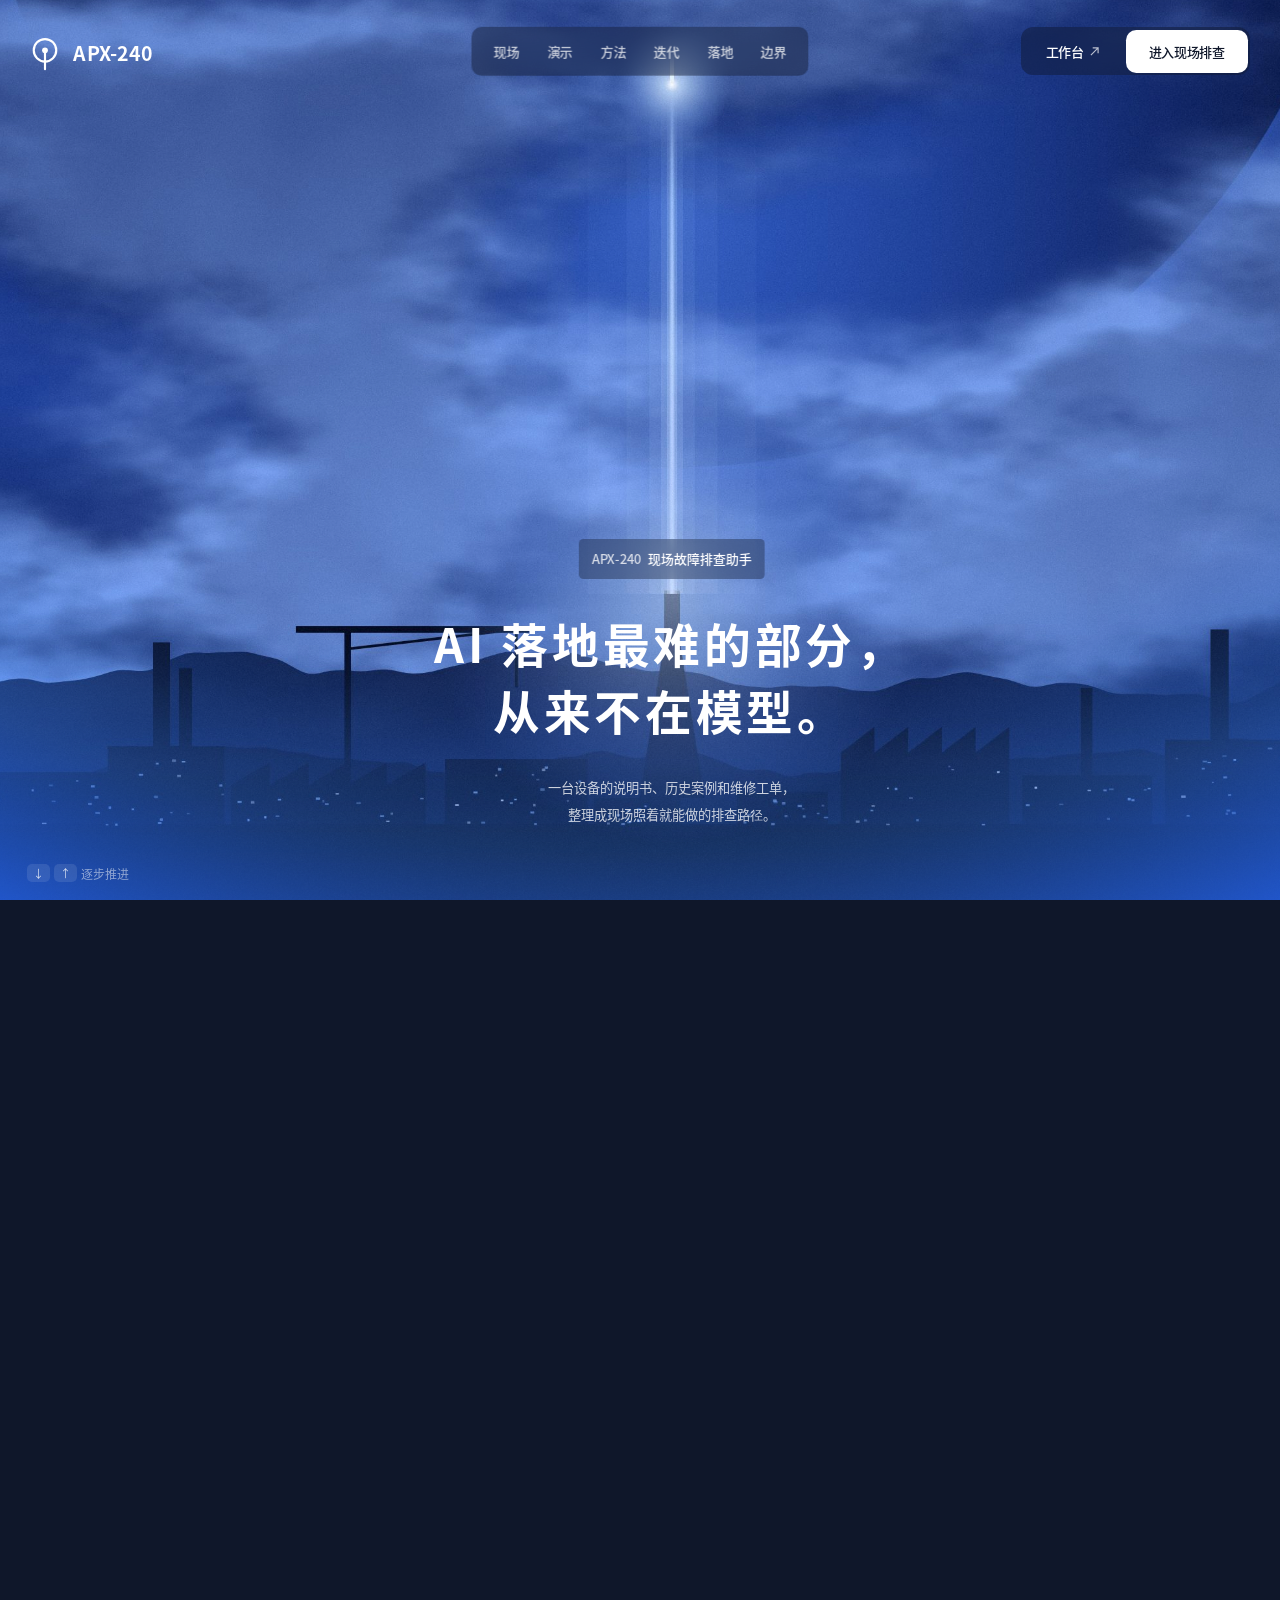
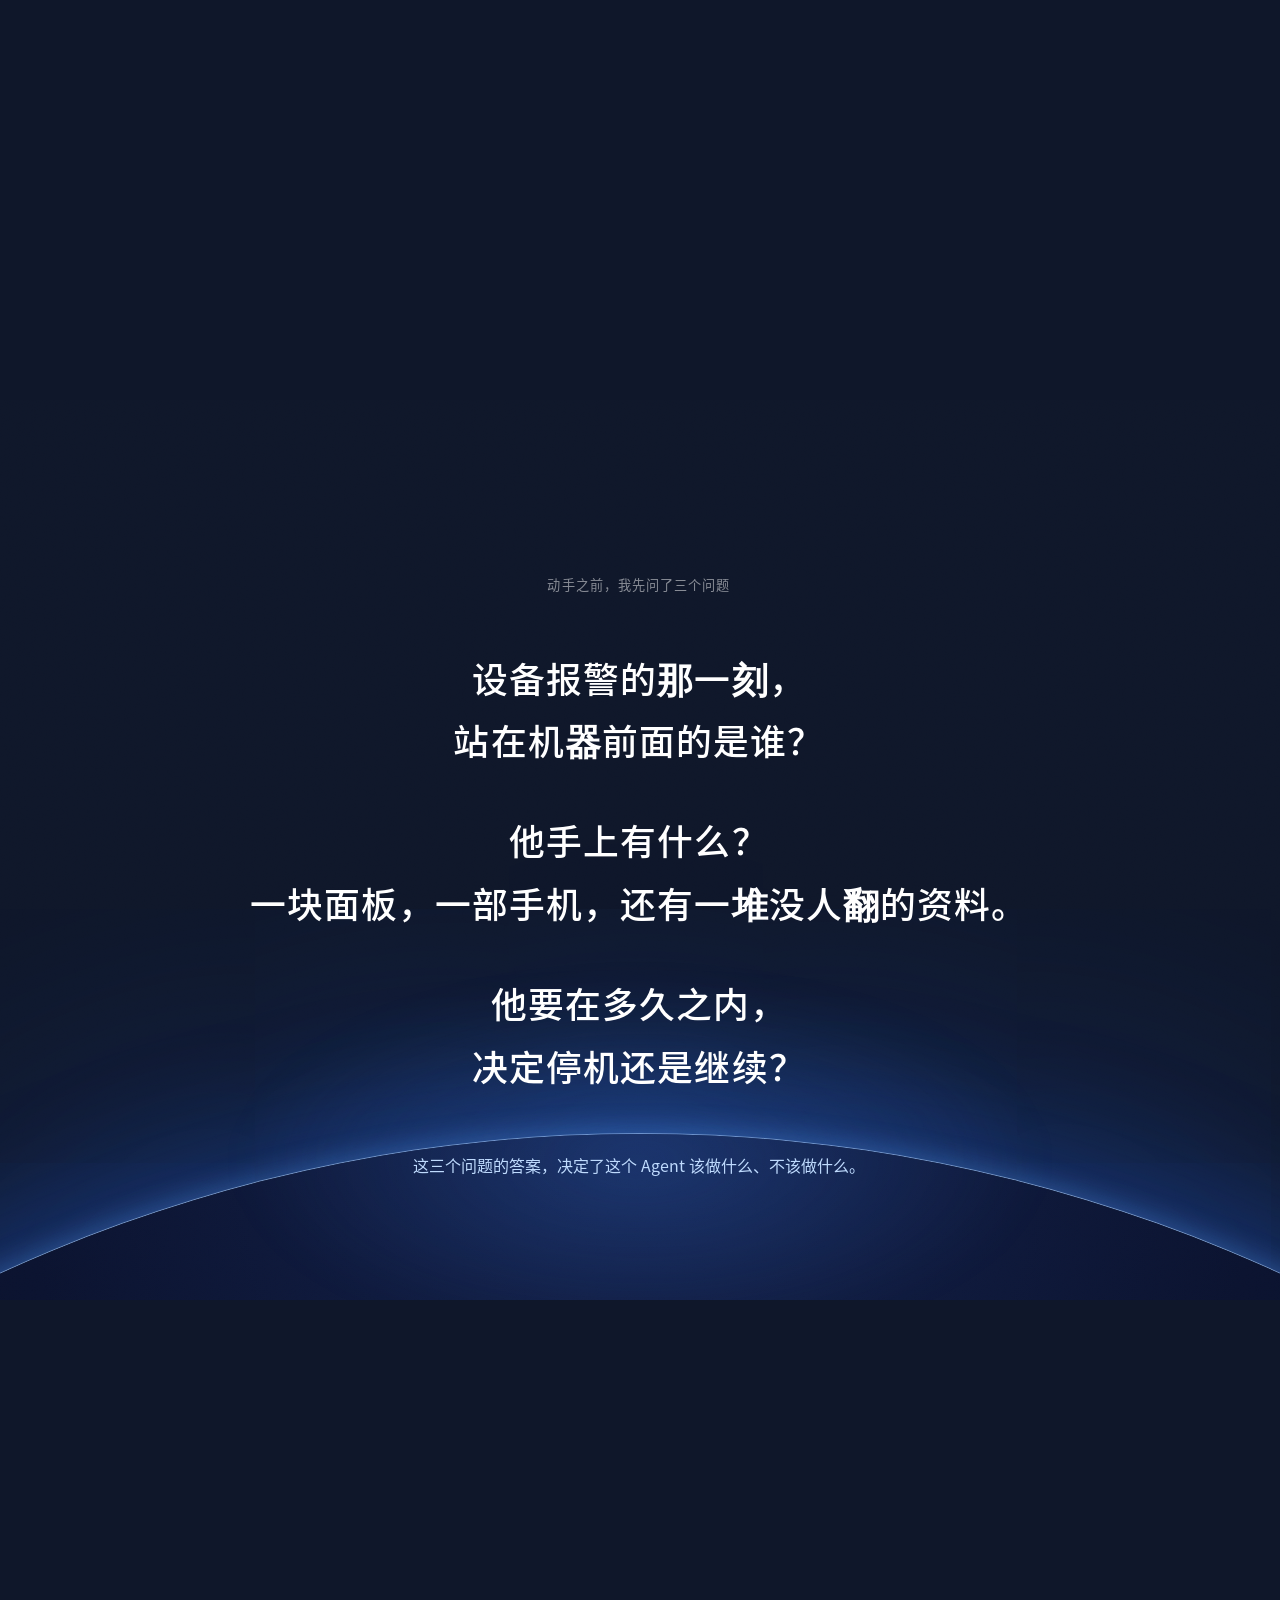
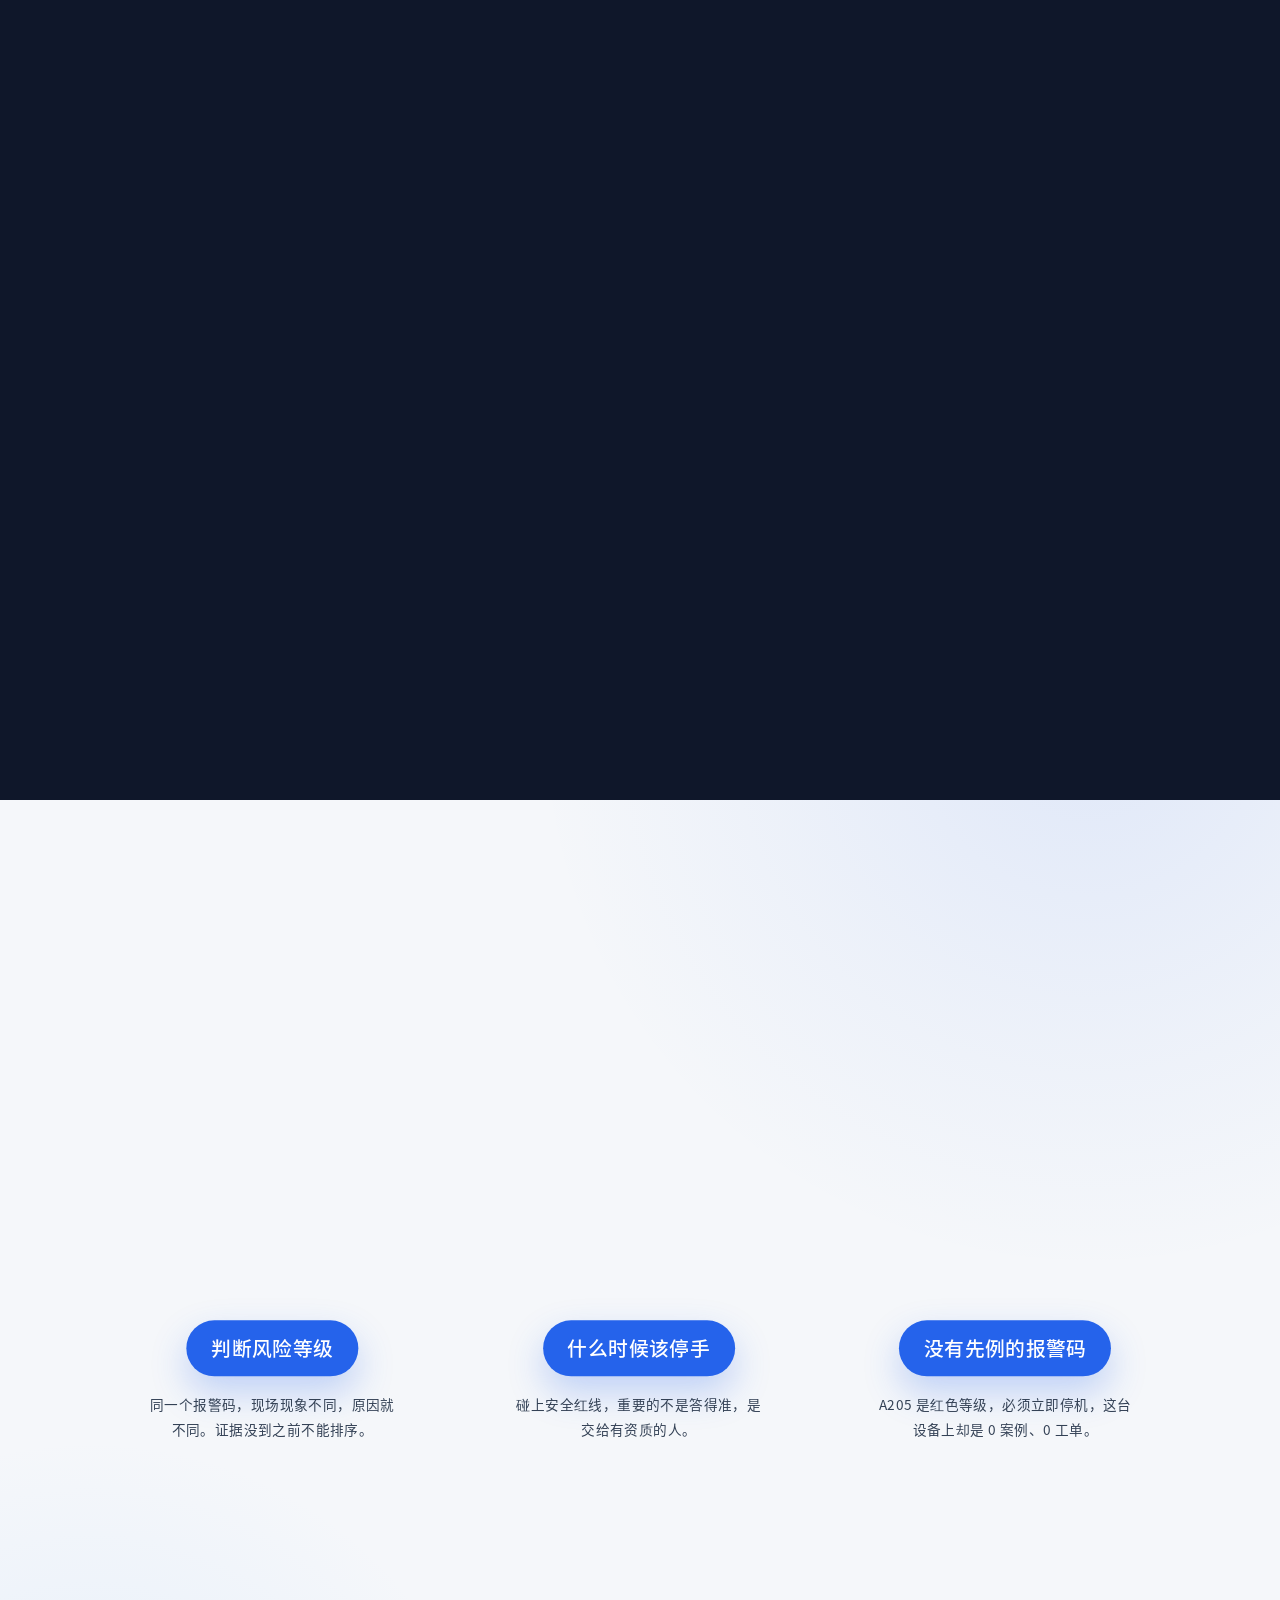
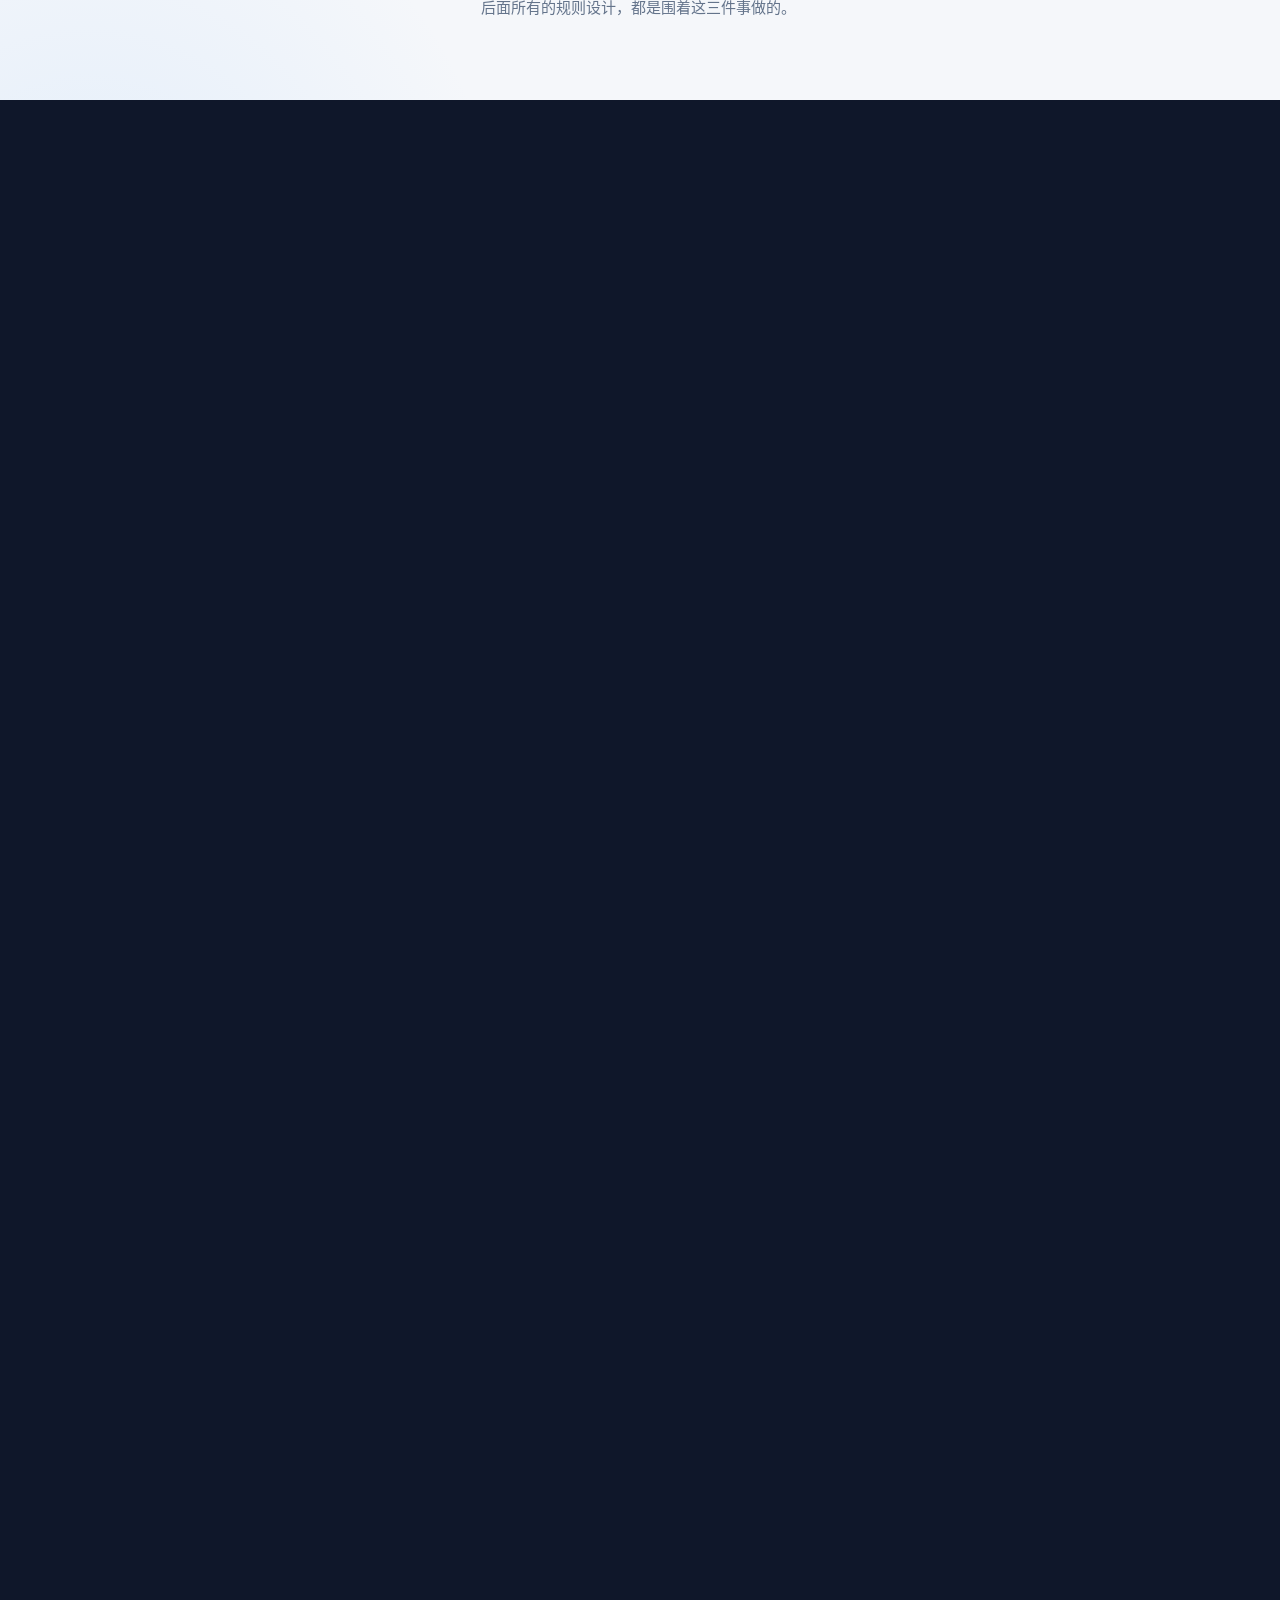
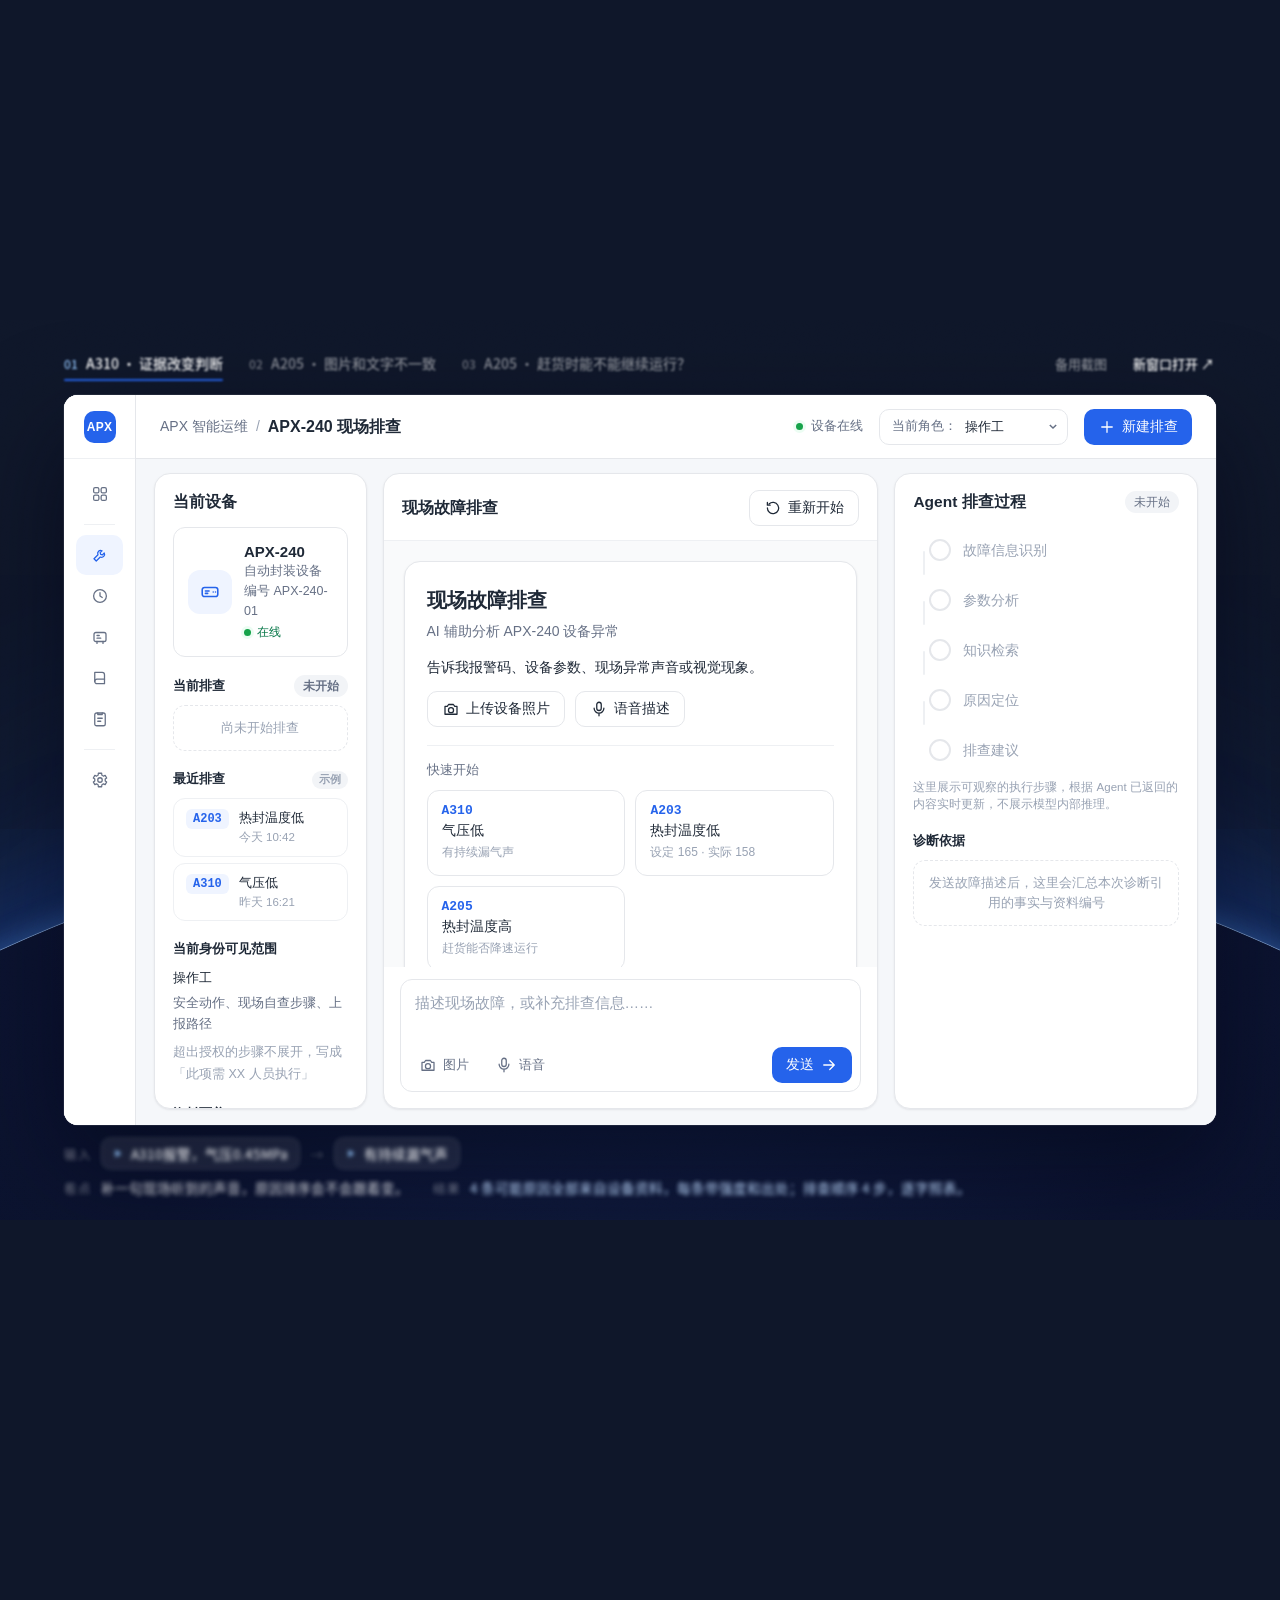
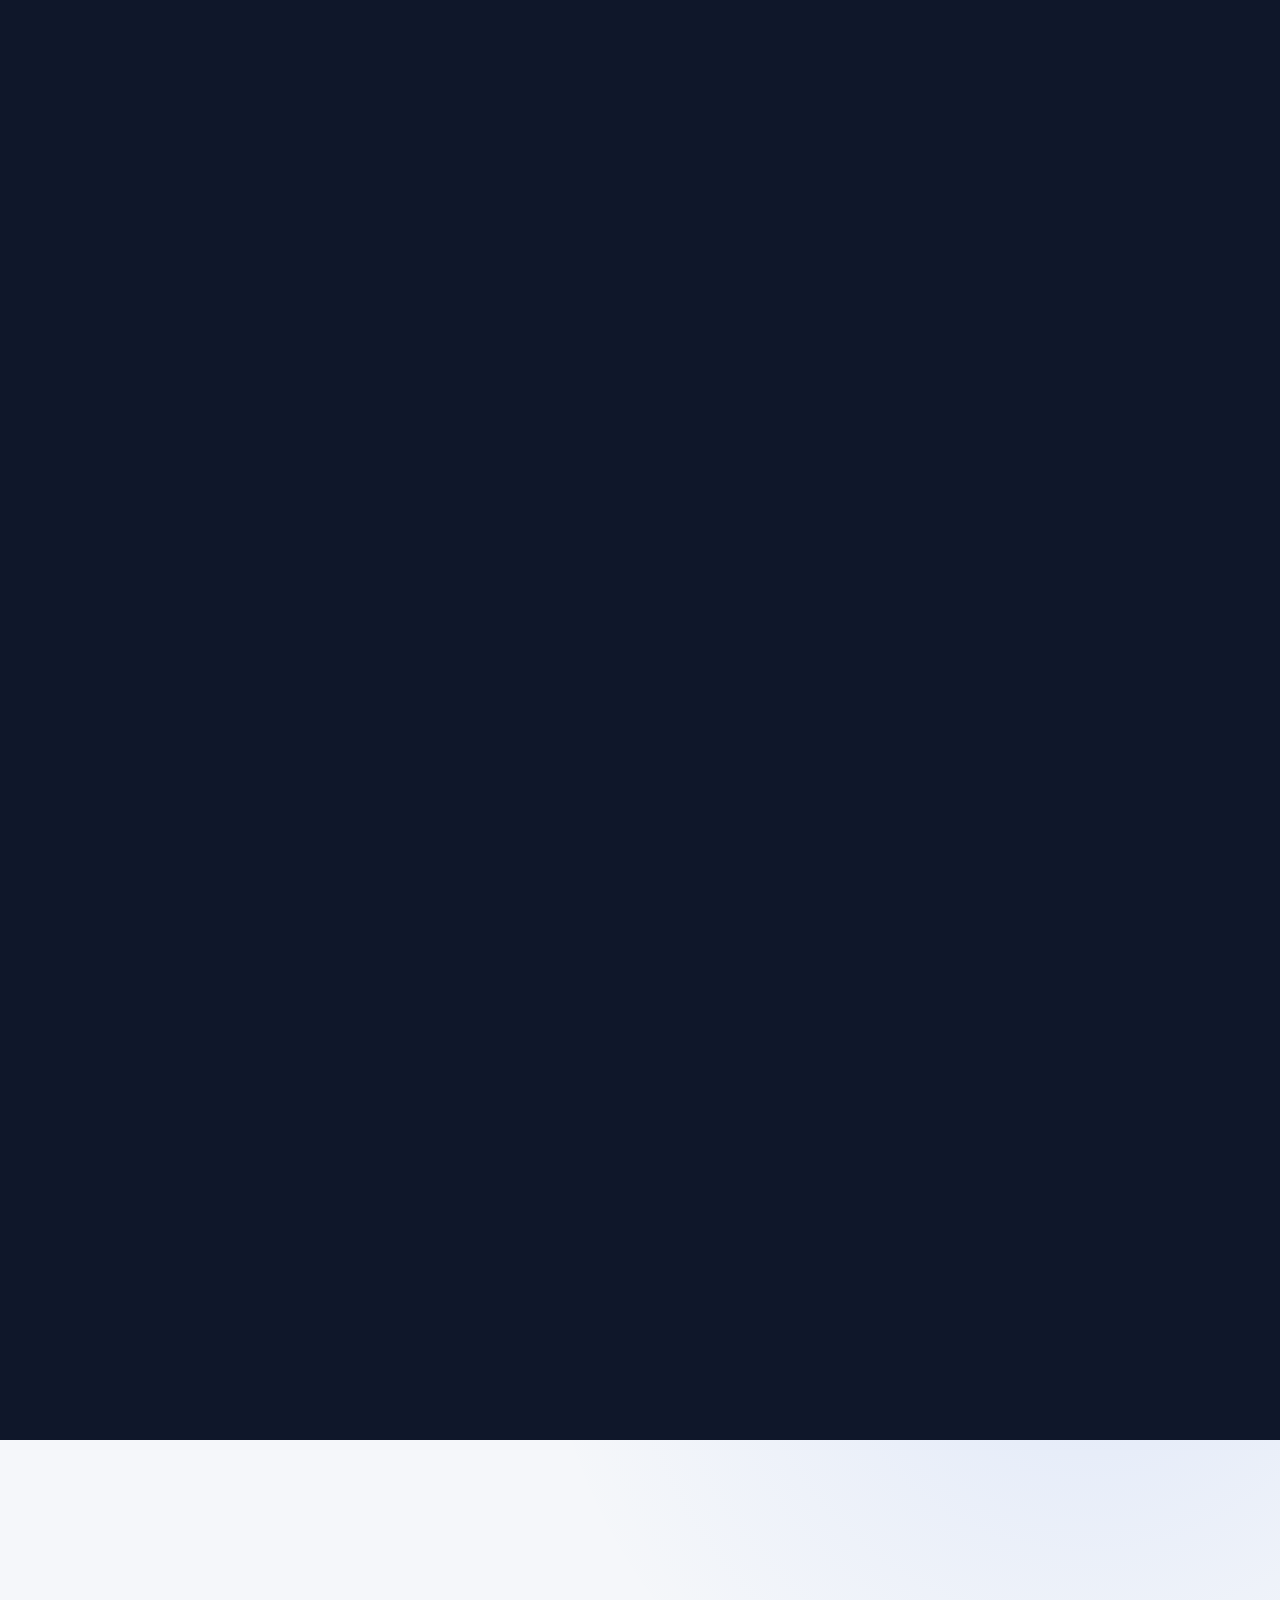
<file: pre/index.html>
<!doctype html>
<html lang="zh-CN">
<head>
<meta charset="utf-8">
<script>document.documentElement.classList.add('js')</script>
<meta name="viewport" content="width=device-width, initial-scale=1, viewport-fit=cover">
<title>APX-240 · 现场故障排查助手</title>
<meta name="description" content="APX-240 现场故障排查助手：把一台设备的说明书、历史案例和维修工单，整理成现场照着就能做的排查路径。">
<meta name="theme-color" content="#0F172A">
<link rel="icon" type="image/svg+xml" href="assets/favicon.svg">
<link rel="preload" as="image" href="assets/hero.jpg">
<link rel="preload" as="font" type="font/woff2" href="assets/fonts/sans-400.woff2" crossorigin>
<link rel="preload" as="font" type="font/woff2" href="assets/fonts/sans-700.woff2" crossorigin>
<link rel="stylesheet" href="css/style.css">
</head>
<body>

<a class="skip" href="#top">跳到正文</a>

<!-- ============================ Header ============================ -->
<header class="site-header" id="site-header">
  <div class="site-header__inner">
    <a class="brand" href="#top" aria-label="APX-240 回到开头">
      <img class="brand__mark" src="assets/mark.svg" alt="" aria-hidden="true">
      <span class="brand__name">APX-240</span>
    </a>

    <nav class="nav" aria-label="章节">
      <a class="nav__link" href="#findings" data-chapter="findings">现场</a>
      <a class="nav__link" href="#demo" data-chapter="demo">演示</a>
      <a class="nav__link" href="#arch" data-chapter="method">方法</a>
      <a class="nav__link" href="#iter" data-chapter="iter">迭代</a>
      <a class="nav__link" href="#loop" data-chapter="business">落地</a>
      <a class="nav__link" href="#close" data-chapter="close">边界</a>
    </nav>

    <div class="header-actions">
      <a class="button button--ghost" href="../" target="_blank" rel="noopener">工作台<svg class="ext" viewBox="0 0 10 10" aria-hidden="true"><path d="M3 1h6v6M9 1 1 9"/></svg></a>
      <a class="button button--solid" href="#demo">进入现场排查</a>
    </div>

    <button class="menu-toggle" type="button" aria-expanded="false" aria-controls="mobile-menu" aria-label="菜单">
      <span></span><span></span>
    </button>
  </div>

  <div class="mobile-menu" id="mobile-menu" hidden>
    <a class="mobile-menu__link" href="#findings">现场</a>
    <a class="mobile-menu__link" href="#demo">演示</a>
    <a class="mobile-menu__link" href="#arch">方法</a>
    <a class="mobile-menu__link" href="#iter">迭代</a>
    <a class="mobile-menu__link" href="#loop">落地</a>
    <a class="mobile-menu__link" href="#close">边界</a>
    <div class="mobile-menu__actions">
      <a class="button button--ghost" href="../" target="_blank" rel="noopener">工作台</a>
      <a class="button button--solid" href="#demo">进入现场排查</a>
    </div>
  </div>
</header>

<main id="top">

  <!-- ============== 首屏：一张图上的一次镜头运动 ============== -->
  <section class="scene" id="intro" data-scene="intro" data-chapter="intro" data-theme="dark" data-beats="0,1">
    <div class="scene__viewport">
      <div class="scene__backdrop" aria-hidden="true">
        <div class="scene__camera"><img class="scene__photo" src="assets/hero.jpg" alt="" aria-hidden="true" decoding="async" fetchpriority="high"></div>
        <div class="scene__glow"></div>
        <div class="grain"></div>
      </div>

      <div class="hero__content">
        <div class="hero__badge">
          <div class="hero__badge-row">
            <span class="hero__badge-label">APX-240</span>
            <span class="hero__badge-logo">现场故障排查助手</span>
          </div>
        </div>
        <h1 class="hero__title">
          <span class="line"><span class="line__in">AI 落地最难的部分，</span></span>
          <span class="line"><span class="line__in">从来不在模型。</span></span>
        </h1>
        <p class="hero__subtitle">一台设备的说明书、历史案例和维修工单，<br>整理成现场照着就能做的排查路径。</p>
      </div>

      <div class="platform__content">
        <div class="pill"><span class="pill__dot"></span>已上线 · 覆盖 7 个报警码 · 平均 15 秒出结果</div>
        <h2 class="platform__title">一张诊断卡，<br>现场照着做就行</h2>
        <div class="shot">
          <div class="shot__window">
            <div class="shot__toolbar" aria-hidden="true">
              <span class="tl"><i></i><i></i><i></i></span>
              <svg class="tb tb--side" viewBox="0 0 14 11"><rect x=".5" y=".5" width="13" height="10" rx="2"/><path d="M5 .5v10"/></svg>
              <span class="tb-hist"><svg viewBox="0 0 8 12"><path d="M6.5 1 1.5 6l5 5"/></svg><svg viewBox="0 0 8 12"><path d="M1.5 1 6.5 6l-5 5"/></svg></span>
              <span class="addr">
                <svg class="addr__shield" viewBox="0 0 10 12"><path d="M5 .6 9.4 2.3v3.6c0 2.7-1.9 4.6-4.4 5.5C2.5 10.5.6 8.6.6 5.9V2.3z"/></svg>
                <span class="addr__plate"><span class="addr__in"><svg viewBox="0 0 6 8"><rect x=".5" y="3.3" width="5" height="4.2" rx=".8"/><path d="M1.6 3.3V2.2a1.4 1.4 0 0 1 2.8 0v1.1"/></svg><span class="addr__url" data-url>apx240 · github.io</span></span>
                  <svg class="addr__reload" viewBox="0 0 8 9"><path d="M6.9 4.9A3 3 0 1 1 6 2.4M6.4.8 6.1 2.6l-1.8-.2"/></svg></span>
              </span>
              <span class="tb-tools"><svg viewBox="0 0 12 12"><path d="M6 1v7M3 5.5 6 8.5l3-3M1.5 10.8h9"/></svg><svg viewBox="0 0 12 12"><path d="M6 8V1M3.5 3.3 6 .8l2.5 2.5M2 5.5v5.3h8V5.5"/></svg><svg viewBox="0 0 12 12"><path d="M6 1.5v9M1.5 6h9"/></svg><svg viewBox="0 0 12 12"><rect x="1" y="3" width="8" height="8" rx="1.5"/><path d="M3.5 1h6A1.5 1.5 0 0 1 11 2.5v6"/></svg></span>
            </div>
            <img class="shot__screen" src="assets/shot.jpg" alt="APX-240 现场排查工作台：左侧设备信息，中间诊断卡，右侧排查过程" loading="lazy" decoding="async">
          </div>

          <!-- 浮出的诊断卡 -->
          <div class="dx" aria-label="诊断卡示例">
            <div class="dx__head"><span class="dx__code">A310</span><span class="dx__name">气压低</span></div>
            <div class="dx__val"><b>0.45</b><span>MPa</span></div>
            <p class="dx__ref">正常范围 0.55–0.70 MPa</p>
            <div class="dx__row"><span>现场现象</span><b>持续漏气声</b></div>
            <div class="dx__row dx__row--em"><span>初步判断</span><b>下游管路泄漏</b></div>
          </div>
        </div>
      </div>
    </div>
  </section>

  <!-- ============== 00 · 三个问题 ============== -->
  <section class="scene scene--sec scene--dark" id="ask0" data-scene="ask0" data-chapter="intro" data-theme="dark" data-beats="0,.28,.52,.76,.95" style="--travel:300svh">
    <div class="scene__viewport sec">
      <div class="sheet sheet--dark" aria-hidden="true"><div class="horizon horizon--low"></div><div class="grain"></div></div>
      <div class="sec__inner q3">
        <p class="q3__k" data-anim="fade" data-win="-0.3,0">动手之前，我先问了三个问题</p>
        <p class="q3__q" data-anim="card" data-win=".1,.28">设备报警的那一刻，<br>站在机器前面的是谁？</p>
        <p class="q3__q" data-anim="card" data-win=".34,.52">他手上有什么？<br>一块面板，一部手机，还有一堆没人翻的资料。</p>
        <p class="q3__q" data-anim="card" data-win=".58,.76">他要在多久之内，<br>决定停机还是继续？</p>
        <p class="q3__so" data-anim="fade" data-win=".82,.95">这三个问题的答案，决定了这个 Agent 该做什么、不该做什么。</p>
      </div>
    </div>
  </section>

  <!-- ============== 01 · 需求拆解 ============== -->
  <section class="scene scene--sec scene--light" id="findings" data-scene="findings" data-chapter="findings" data-theme="light" data-beats="0,.42,.72,.95" style="--travel:380svh">
    <div class="scene__viewport sec">
      <div class="sheet" aria-hidden="true"><div class="wash"></div></div>
      <div class="sec__inner">
        <header class="sec-head" data-anim="lead" data-win="-0.35,0|.62,.72">
          <p class="eyebrow"><span>01</span>需求拆解</p>
          <h2 class="h2">这个 Agent 设计的真正难点</h2>
          <p class="lead">把三个问题拆开，现场要它做的事有十几件。<br>但真正决定成败的只有三件。</p>
        </header>

        <div class="bub" data-anim="bubbles" data-win=".06,.92">
          <span class="bb" style="--x:14%;--y:22%">认出报警码</span>
          <span class="bb" style="--x:36%;--y:13%">读面板照片</span>
          <span class="bb" style="--x:62%;--y:16%">听懂口语描述</span>
          <span class="bb" style="--x:84%;--y:26%">多轮追问</span>
          <span class="bb" style="--x:9%;--y:52%">给出排查步骤</span>
          <span class="bb" style="--x:30%;--y:44%">判断风险等级</span>
          <span class="bb" style="--x:70%;--y:46%">决定通知谁</span>
          <span class="bb" style="--x:90%;--y:56%">复机验证标准</span>
          <span class="bb" style="--x:20%;--y:78%">区分操作工和维修工</span>
          <span class="bb" style="--x:46%;--y:84%">资料过期要说明</span>
          <span class="bb" style="--x:74%;--y:76%">照片和描述打架</span>
          <span class="bb" style="--x:52%;--y:62%">不会的要敢拒答</span>

          <span class="bb bb--key" style="--x:30%;--y:44%;--kx:17%;--ky:46%">判断风险等级
            <em>同一个报警码，现场现象不同，原因就不同。证据没到之前不能排序。</em></span>
          <span class="bb bb--key" style="--x:90%;--y:56%;--kx:83%;--ky:46%">没有先例的报警码
            <em>A205 是红色等级，必须立即停机，这台设备上却是 0 案例、0 工单。</em></span>
          <span class="bb bb--key" style="--x:52%;--y:62%;--kx:50%;--ky:46%">什么时候该停手
            <em>碰上安全红线，重要的不是答得准，是交给有资质的人。</em></span>
        </div>

        <p class="bub__so" data-anim="fade" data-win=".84,.95">后面所有的规则设计，都是围着这三件事做的。</p>
      </div>
    </div>
  </section>

  <!-- ============== 02 · 演示：真实工作台 ============== -->
  <section class="scene scene--sec scene--dark" id="demo" data-scene="demo" data-chapter="demo" data-theme="dark" data-beats="0,.27,.39,.51,.63,1" style="--travel:380svh">
    <div class="scene__viewport sec">
      <div class="sheet sheet--dark" aria-hidden="true"><div class="horizon"></div><div class="grain"></div></div>

      <div class="demo-intro" data-anim="lead" data-win="-0.22,0|.07,.17">
        <p class="eyebrow eyebrow--dark"><span>02</span>演示</p>
        <h2 class="h1">现在，让它上现场</h2>
        <p class="lead lead--dark">三个场景，都在这台真实工作台里现场跑。</p>
      </div>

      <!-- 场景 01 的前奏：证据一条条出现 -->
      <div class="chain" data-anim="fade" data-win=".12,.18|.68,.76">
        <p class="chain__k">场景 01 · A310 低压报警</p>
        <ol class="chain__row">
          <li class="ch" data-anim="card" data-win=".17,.27"><small>报警</small><b>A310</b><span>气压低</span></li>
          <li class="ch" data-anim="card" data-win=".29,.39"><small>读数</small><b>0.45 <em>MPa</em></b><span>正常范围 0.55–0.70 MPa</span></li>
          <li class="ch" data-anim="card" data-win=".41,.51"><small>现场现象</small><b>持续漏气声</b><span>由现场人员补充</span></li>
          <li class="ch ch--rank" data-anim="card" data-win=".51,.57">
            <small>原因排序</small>
            <div class="rank" data-anim="swap" data-win=".57,.63">
              <div class="rk" data-a="0" data-b="1"><i></i>气源滤芯堵塞</div>
              <div class="rk rk--hit" data-a="1" data-b="0"><i></i>下游管路泄漏</div>
            </div>
            <span>有了漏气声，排在第一的原因就换了</span>
          </li>
        </ol>
      </div>

      <!-- 真实工作台 -->
      <div class="demo" data-anim="demo" data-win=".7,.92">
        <div class="demo-top" data-anim="fade" data-win=".84,.96">
          <div class="demo-tabs" role="tablist" aria-label="演示场景">
            <button type="button" role="tab" class="demo-tab" data-case="0" aria-selected="true"><i>01</i>A310 · 证据改变判断</button>
            <button type="button" role="tab" class="demo-tab" data-case="1" aria-selected="false"><i>02</i>A205 · 图片和文字不一致</button>
            <button type="button" role="tab" class="demo-tab" data-case="2" aria-selected="false"><i>03</i>A205 · 赶货时能不能继续运行？</button>
          </div>
          <div class="demo-links">
            <button type="button" class="tlink" id="backup-btn">备用截图</button>
            <a class="tlink tlink--strong" href="../" target="_blank" rel="noopener">新窗口打开 ↗</a>
          </div>
        </div>

        <div class="frame">
          <iframe id="app-frame" title="APX-240 现场排查工作台（实时）" data-src="../" allow="microphone; camera; clipboard-write"></iframe>
          <div class="backup" id="backup" hidden>
            <div class="backup__bar"><span id="backup-t">备用截图</span><button type="button" class="backup__x" id="backup-close">返回实时工作台</button></div>
            <div class="backup__body" id="backup-body"></div>
          </div>
        </div>

        <div class="demo-cap" id="demo-cap" data-anim="fade" data-win=".86,.98"></div>
      </div>
    </div>
  </section>

  <!-- ============== 03 · 方法 ============== -->
  <section class="scene scene--sec scene--light" id="arch" data-scene="arch" data-chapter="method" data-theme="light" data-beats="0,.55,.9" style="--travel:240svh">
    <div class="scene__viewport sec">
      <div class="sheet" aria-hidden="true"><div class="wash"></div></div>
      <div class="sec__inner split">
        <header class="sec-head sec-head--side" data-anim="lead" data-win="-0.35,0">
          <p class="eyebrow"><span>03</span>我的做法</p>
          <h2 class="h2">先有规则，再有回答。</h2>
          <p class="lead">说明书、历史案例、维修记录，先整理成排查时必须遵守的规则；模型只负责读懂现场那句话，然后按规则作答。</p>
          <p class="note" data-anim="fade" data-win=".7,.9">规则写在提示词里，没有单独的规则引擎，模型也没有做额外训练。</p>
        </header>

        <div class="flow" data-anim="flow" data-win=".04,.55">
          <div class="frow frow--src"><span>说明书</span><i>+</i><span>历史案例</span><i>+</i><span>维修记录</span></div>
          <div class="fconn"></div>
          <div class="frow frow--rule"><b>排查规则</b><small>报警码对应哪些原因 · 读数多少算异常 · 什么情况必须停机 · 该通知谁</small></div>
          <div class="fconn"></div>
          <div class="frow frow--agent"><b>Agent</b><small>读懂现场那句话，按规则判断</small></div>
          <div class="fconn"></div>
          <div class="frow frow--out"><span>原因判断</span><span>排查步骤</span></div>
        </div>
      </div>
    </div>
  </section>

  <!-- ============== 03B · 方法：设计思路 ============== -->
  <section class="scene scene--sec scene--light" id="design" data-scene="design" data-chapter="method" data-theme="light" data-beats="0,.3,.56,.82,.95" style="--travel:330svh">
    <div class="scene__viewport sec">
      <div class="sheet sheet--flat" aria-hidden="true"><div class="wash wash--low"></div></div>
      <div class="sec__inner">
        <header class="sec-head" data-anim="lead" data-win="-0.35,0">
          <p class="eyebrow"><span>03</span>我的做法</p>
          <h2 class="h2">为什么不是一个「会查资料的机器人」</h2>
        </header>

        <div class="facts facts--design">
          <article class="fact" data-anim="card" data-win=".1,.3">
            <i class="fact__no">常见做法</i>
            <h3 class="fact__t">把资料切片，检索出来给模型参考</h3>
            <p class="fact__d">模型读到的是几段相关文字，怎么用由它自己决定。</p>
            <p class="fact__eg">结果是答得像，但不保证能执行：原因可能漏一条，步骤可能少一步，同一个问题两次答得不一样。现场照着做会出事。</p>
          </article>
          <article class="fact" data-anim="card" data-win=".34,.56">
            <i class="fact__no">我的做法</i>
            <h3 class="fact__t">把资料变成必须遵守的查表规则</h3>
            <p class="fact__d">可能原因必须逐条对应报警码表；排查顺序照抄步骤表，几步就是几步；通知谁、多久响应，逐字取自升级矩阵。</p>
            <p class="fact__eg">判断变成查表。模型只做三件事：读懂现场那句话、在规则内排序、说成人话。</p>
          </article>
          <article class="fact" data-anim="card" data-win=".6,.82">
            <i class="fact__no">还差一层</i>
            <h3 class="fact__t">现场用的入口，也得自己做</h3>
            <p class="fact__d">手机拍的原图接口直接拒收，还会让这一轮对话彻底卡住；戴着手套的人不方便打字。</p>
            <p class="fact__eg">所以自己写了工作台：照片在手机上先压到 1.2MB 以内，支持语音输入，排查过程实时可见，身份可切换。</p>
          </article>
        </div>

        <p class="bub__so" data-anim="fade" data-win=".86,.95">模型能力决定上限，规则和入口决定能不能上现场。</p>
      </div>
    </div>
  </section>

  <!-- ============== 04 · 我做了什么（可量化） ============== -->
  <section class="scene scene--sec scene--light" id="work" data-scene="work" data-chapter="method" data-theme="light" data-beats="0,.32,.56,.82" style="--travel:320svh">
    <div class="scene__viewport sec">
      <div class="sheet sheet--flat" aria-hidden="true"><div class="wash wash--low"></div></div>
      <div class="sec__inner">
        <header class="sec-head" data-anim="lead" data-win="-0.35,0">
          <p class="eyebrow"><span>04</span>我做了什么</p>
          <h2 class="h2">一份设备资料，做成一个能上线的助手</h2>
        </header>

        <div class="facts facts--work">
          <article class="wk" data-anim="card" data-win=".12,.32">
            <h3 class="wk__t">整理规则</h3>
            <div class="wk__n"><b data-count="8">8</b><span>张知识表</span></div>
            <p class="wk__d">报警码 · 安全红线 · 正常参数 · 历史案例 · 维修工单 · 升级矩阵 · 鉴别诊断 · 冲突归因</p>
            <div class="wk__n"><b>2.4</b><span>万字提示词 · 十段结构</span></div>
            <p class="wk__d">v3.0 到 v3.8.2 共 9 个版本，现已封版。</p>
          </article>

          <article class="wk" data-anim="card" data-win=".36,.56">
            <h3 class="wk__t">测试和修复</h3>
            <div class="wk__n"><b data-count="12">12</b><span>个测试用例 · 9 轮回归</span></div>
            <p class="wk__d">覆盖文字、图片两种输入，以及安全红线、零历史案例、通信中断、生产压力等场景。</p>
            <div class="wk__n"><b data-count-issues>—</b><span>项问题已关闭（共 42 项）</span></div>
            <p class="wk__d">每一项都记着当时的现象、根因，以及改了哪一条规则。<button type="button" class="tlink tlink--blue" id="issues-open">查看清单 →</button></p>
          </article>

          <article class="wk" data-anim="card" data-win=".6,.8">
            <h3 class="wk__t">现场入口</h3>
            <div class="wk__n"><b data-count="3">3</b><span>种输入：文字 · 照片 · 语音</span></div>
            <p class="wk__d">手机照片先在浏览器里压到长边 1600、1.2MB 以内。原图直接传会被接口拒绝，而且这轮对话之后都发不出去。</p>
            <div class="wk__n"><b data-count="50">50</b><span>项自动化检查</span></div>
            <p class="wk__d">工作台是我自己写的单页，已经部署，手机打开就能用。</p>
          </article>
        </div>
      </div>
    </div>
  </section>

  <!-- ============== 05 · 迭代 ============== -->
  <section class="scene scene--sec scene--light" id="iter" data-scene="iter" data-chapter="iter" data-theme="light" data-beats="0,.3,.46,.62,.76,.94" style="--travel:340svh">
    <div class="scene__viewport sec">
      <div class="sheet sheet--flat" aria-hidden="true"><div class="wash wash--low"></div></div>
      <div class="sec__inner">
        <header class="sec-head sec-head--left" data-anim="lead" data-win="-0.3,0">
          <p class="eyebrow"><span>05</span>怎么改到能用</p>
          <h2 class="h2">我怎么判断一个问题算真的修好了</h2>
          <p class="lead">有一条安全红线规则老是被错误引用。前两次我都在加条款，第三次才发现问题不在条款上。</p>
        </header>

        <div class="tl-wrap">
          <div class="tl-line" data-anim="line" data-win=".16,.76"><span></span></div>
          <ol class="tl">
            <li class="tl__s" data-anim="step" data-win=".16,.3"><i></i><small>第一次</small><b>加一条禁止规则</b><em>下一轮复现</em></li>
            <li class="tl__s" data-anim="step" data-win=".32,.46"><i></i><small>第二次</small><b>把这条规则写得更重</b><em>又复现</em></li>
            <li class="tl__s tl__s--turn" data-anim="step" data-win=".48,.62"><i></i><small>回头查数据</small><b>「异常高温」和「A205 热封温度高」，两个定义撞在了一起</b><em>找到原因</em></li>
            <li class="tl__s tl__s--ok" data-anim="step" data-win=".64,.76"><i></i><small>改法</small><b>把两件事分开定义：人闻到看到的异常，和仪表读数超限</b><em>之后再没出现</em></li>
          </ol>
        </div>

        <blockquote class="quote" data-anim="verdict" data-win=".8,.94">
          <p><span class="line"><span class="line__in">同一个问题改了两次还复发，</span></span><span class="line"><span class="line__in">说明我修的可能不是根因。</span></span></p>
        </blockquote>

        <p class="stats" data-anim="fade" data-win=".84,.96">从那以后，每个缺陷都要先找到它在数据里的位置，再动规则。42 项问题里 41 项这样闭环，剩下 1 项写进了已知局限。</p>
      </div>
    </div>
  </section>

  <!-- ============== 05A · 落地：一次故障的完整流程 ============== -->
  <section class="scene scene--sec scene--light" id="loop" data-scene="loop" data-chapter="business" data-theme="light" data-beats="0,.5,.94" style="--travel:300svh">
    <div class="scene__viewport sec">
      <div class="sheet" aria-hidden="true"><div class="wash"></div></div>
      <div class="sec__inner split split--loop">
        <header class="sec-head sec-head--side" data-anim="lead" data-win="-0.35,0">
          <p class="eyebrow"><span>06</span>落地</p>
          <h2 class="h2">一次故障结束后，<br>经验不能跟着人一起离开。</h2>
          <p class="lead">维修结果回到记录里，下一次遇到同样的故障，可以直接照着用。</p>
          <div class="legend" data-anim="fade" data-win=".78,.92"><span><i class="st st--on"></i>已实现</span><span><i class="st st--plan"></i>下一步产品化</span></div>
          <p class="note" data-anim="fade" data-win=".8,.94">这一圈里，只有诊断和处置是 AI 做的；通知、审批、记录都要落到人和系统上。</p>
        </header>

        <div class="ring" data-anim="ring" data-win=".05,.85">
          <svg class="ring__svg" viewBox="0 0 600 600" aria-hidden="true">
            <circle class="ring__track" cx="300" cy="300" r="222"/>
            <circle class="ring__draw" cx="300" cy="300" r="222" pathLength="1"/>
          </svg>
          <div class="ring__hub" data-anim="fade" data-win=".62,.85"><b>一次故障</b><span>从报修，到下一次能复用</span></div>
          <div class="node" style="--a:-90deg"><div class="node__c"><b>报修</b><p><i class="st st--on"></i>文字、照片、语音</p></div></div>
          <div class="node" style="--a:-38.57deg"><div class="node__c"><b>诊断</b><p><i class="st st--on"></i>给出原因和证据来源</p></div></div>
          <div class="node" style="--a:12.86deg"><div class="node__c"><b>处置</b><p><i class="st st--on"></i>排查步骤和停机条件</p></div></div>
          <div class="node" style="--a:64.29deg"><div class="node__c"><b>升级</b><p><i class="st st--on"></i>写明通知谁、多久响应</p><p><i class="st st--plan"></i>自动推送飞书消息</p></div></div>
          <div class="node" style="--a:115.71deg"><div class="node__c"><b>复机</b><p><i class="st st--on"></i>复机检查标准</p><p><i class="st st--plan"></i>飞书审批签字</p></div></div>
          <div class="node" style="--a:167.14deg"><div class="node__c"><b>维修记录</b><p><i class="st st--plan"></i>自动写入多维表格</p></div></div>
          <div class="node" style="--a:218.57deg"><div class="node__c"><b>知识更新</b><p><i class="st st--on"></i>资料在多维表格维护</p><p><i class="st st--plan"></i>维修结果自动回流</p></div></div>
        </div>
      </div>
    </div>
  </section>

  <!-- ============== 06B · 落地：它需要一个底座 ============== -->
  <section class="scene scene--sec scene--light" id="fs" data-scene="fs" data-chapter="business" data-theme="light" data-beats="0,.3,.54,.78,.95" style="--travel:340svh">
    <div class="scene__viewport sec">
      <div class="sheet" aria-hidden="true"><div class="wash"></div></div>
      <div class="sec__inner">
        <header class="sec-head" data-anim="lead" data-win="-0.35,0">
          <p class="eyebrow"><span>06</span>落地</p>
          <h2 class="h2">它要真的跑起来，需要三样东西</h2>
          <p class="lead">一个聊天框给不出这三样。这也是它为什么必须长在一套协同系统上。</p>
        </header>

        <div class="need">
          <div class="need__row" data-anim="card" data-win=".08,.3">
            <div class="need__l"><b>设备资料要有地方存</b><span>报警码、正常参数、历史案例、维修工单，一台设备 8 张表，而且要有人持续维护。</span></div>
            <div class="need__arrow" aria-hidden="true"></div>
            <div class="need__r"><b>飞书多维表格</b><span>结构化、能多人维护、能被自动化读写</span></div>
          </div>
          <div class="need__row" data-anim="card" data-win=".32,.54">
            <div class="need__l"><b>升级通知要送到具体的人</b><span>谁该来、多久到场、工单什么紧急度，都要从表里查出来，再真的发出去。</span></div>
            <div class="need__arrow" aria-hidden="true"></div>
            <div class="need__r"><b>飞书消息</b><span>人在哪、群在哪，通知就发到哪</span></div>
          </div>
          <div class="need__row" data-anim="card" data-win=".56,.78">
            <div class="need__l"><b>复机要有人签字放行</b><span>A205 和 A900 在这台设备上没有复机先例，必须安全员或控制专家确认才能开机。</span></div>
            <div class="need__arrow" aria-hidden="true"></div>
            <div class="need__r"><b>飞书审批</b><span>谁批的、什么时候批的，留痕可查</span></div>
          </div>
        </div>

        <p class="bub__so" data-anim="fade" data-win=".84,.95">少了这三样，它只是一个能聊天的页面，进不了车间的流程。</p>
      </div>
    </div>
  </section>

  <!-- ============== 06C · 落地：飞书收什么 ============== -->
  <section class="scene scene--sec scene--light" id="fs2" data-scene="fs2" data-chapter="business" data-theme="light" data-beats="0,.3,.54,.78,.95" style="--travel:340svh">
    <div class="scene__viewport sec">
      <div class="sheet sheet--flat" aria-hidden="true"><div class="wash wash--low"></div></div>
      <div class="sec__inner">
        <header class="sec-head" data-anim="lead" data-win="-0.35,0">
          <p class="eyebrow"><span>06</span>落地</p>
          <h2 class="h2">一台设备接进来，飞书多了什么</h2>
        </header>

        <div class="facts facts--gain">
          <article class="fact" data-anim="card" data-win=".08,.3">
            <i class="fact__no">人</i>
            <h3 class="fact__t">用飞书的人从办公室扩到车间</h3>
            <p class="fact__d">维修工、班组长、安全员因为报警进来，每天都要用。</p>
            <p class="fact__eg">口径：账号数随一线人数增长，而不是随管理岗位增长。</p>
          </article>
          <article class="fact" data-anim="card" data-win=".32,.54">
            <i class="fact__no">数据</i>
            <h3 class="fact__t">多维表格里装的是生产数据</h3>
            <p class="fact__d">一台设备 8 张知识表，加上每次维修的工单和复机记录，越用越厚。</p>
            <p class="fact__eg">口径：表的数量随设备台数线性增长，一条产线就是几十台。</p>
          </article>
          <article class="fact" data-anim="card" data-win=".56,.78">
            <i class="fact__no">AI</i>
            <h3 class="fact__t">Agent 本身可以变成飞书的收入</h3>
            <p class="fact__d">飞书 aily 能接多维表格和文档做知识源，也能把 Agent 发到飞书聊天里。</p>
            <p class="fact__eg">口径：调用量随报警次数走，报警是每天都会发生的事。</p>
          </article>
        </div>

        <div class="why" data-anim="card" data-win=".82,.95">
          <p class="why__t">那为什么这次用 Dify？</p>
          <p class="why__d">两天内要拿出能打开、能演示的东西，它是当时最快的路。但这个项目值钱的是那 8 张表、那套诊断规则和 12 个回归用例——换个平台，它们还在。<b>规则搬到飞书 aily 照样跑，换的是运行的地方，不是逻辑。</b></p>
        </div>
      </div>
    </div>
  </section>

  <!-- ============== 06C · 落地：ROI ============== -->
  <section class="scene scene--sec scene--light" id="value" data-scene="value" data-chapter="business" data-theme="light" data-beats="0,.46,.9" style="--travel:240svh">
    <div class="scene__viewport sec">
      <div class="sheet sheet--flat" aria-hidden="true"><div class="wash wash--low"></div></div>
      <div class="sec__inner roi">
        <header class="sec-head" data-anim="lead" data-win="-0.35,0">
          <p class="eyebrow"><span>06</span>值不值得做</p>
          <h2 class="h2">值不值得，四周试点之后见分晓</h2>
          <p class="lead">先在一台设备上试四周：不改现有流程，报警照报，只是多问它一句。</p>
        </header>

        <div class="formula" data-anim="card" data-win="-0.2,0">
          <span class="slot"><b>单次非计划停机成本</b><small>客户提供</small></span><i>×</i>
          <span class="slot"><b>平均停机时间缩短</b><small>试点测得</small></span><i>×</i>
          <span class="slot"><b>年故障次数</b><small>客户提供</small></span>
        </div>

        <div class="metrics" data-anim="fade" data-win=".22,.46">
          <p>四周里只看这四个指标，客户自己就能验收</p>
          <div><span>平均维修时长</span><span>首次修复率</span><span>误升级率</span><span>专家到场次数</span></div>
        </div>

        <p class="roi__end" data-anim="card" data-win=".7,.9">没有客户数据，就不虚构 ROI。</p>
      </div>
    </div>
  </section>

  <!-- ============== 06 · 边界与收尾 ============== -->
  <section class="scene scene--sec scene--dark" id="close" data-scene="close" data-chapter="close" data-theme="dark" data-beats="0,.6,.94" style="--travel:320svh">
    <div class="scene__viewport sec">
      <div class="sheet sheet--dark" aria-hidden="true"><div class="horizon horizon--low"></div><div class="grain"></div></div>
      <div class="sec__inner close">
        <div class="limits" data-anim="limits" data-win="-0.3,0|.26,.4">
          <p class="eyebrow eyebrow--dark"><span>07</span>边界</p>
          <h2 class="h2 h2--dark">现在还做不到的</h2>
          <div class="lims">
            <article class="lim"><b>一次回答要等 15 秒左右</b><p>提示词有 2.4 万字，每次都要完整传给模型。</p><p class="lim__next">下一步：把提示词缓存起来，或者按报警码拆成小规则。</p></article>
            <article class="lim"><b>资料更新还得靠手动</b><p>同一份资料现在存在三个地方：原始表格、多维表格、提示词。</p><p class="lim__next">下一步：只留多维表格这一个来源。</p></article>
          </div>
        </div>

        <div class="asks" data-anim="asks" data-win=".4,.62|.7,.78">
          <p class="asks__k">如果明天去见这家工厂，我会先问三个问题</p>
          <p class="ask"><span class="line"><span class="line__in">这台设备一次非计划停机，成本是多少？</span></span></p>
          <p class="ask"><span class="line"><span class="line__in">从报修到工程师到场，平均需要多久？</span></span></p>
          <p class="ask"><span class="line"><span class="line__in">设备手册最后一次更新，是什么时候？</span></span></p>
          <p class="asks__so">前两个决定这件事值不值得做，<br>第三个决定它三个月后还活不活着。</p>
        </div>

        <div class="finale" data-anim="finale" data-win=".78,.94">
          <p class="finale__t"><span class="line"><span class="line__in">APX-240</span></span><span class="line"><span class="line__in">现场故障排查助手</span></span></p>
          <div class="finale__acts">
            <a class="button button--solid" href="../" target="_blank" rel="noopener">进入现场排查 →</a>
            <a class="button button--ghost" href="#top">回到开头</a>
          </div>
        </div>
      </div>
      <p class="colophon">飞书 FDE 实习生面试项目 · 设备资料来自虚构材料《APX-240 自动封装设备说明书》</p>
    </div>
  </section>

</main>

<!-- 问题清单 -->
<div class="drawer" id="issues" hidden>
  <div class="drawer__panel" role="dialog" aria-modal="true" aria-labelledby="issues-t">
    <div class="drawer__head"><h3 id="issues-t">问题清单</h3><p id="issues-sum"></p><button type="button" class="drawer__x" id="issues-close" aria-label="关闭">×</button></div>
    <div class="drawer__body" id="issues-body"></div>
  </div>
</div>

<div class="hint-keys" aria-hidden="true"><kbd>↓</kbd><kbd>↑</kbd> 逐步推进</div>
<div class="toast" id="toast" role="status" hidden></div>

<script src="js/script.js" defer></script>
</body>
</html>
</file>
<file: pre/css/style.css>
/* =============================================================================
   APX-240 · 现场故障排查助手 · 发布页
   首屏沿用单张图片上的镜头运动；其后每章是一张升起的"页面"，
   内容随滚动依次出现。视觉系统：蓝 / 白 / 深蓝，无衬线中文。
   ============================================================================= */

@font-face { font-family: "APX Sans"; src: url("../assets/fonts/sans-400.woff2") format("woff2"); font-weight: 400; font-style: normal; font-display: swap; }
@font-face { font-family: "APX Sans"; src: url("../assets/fonts/sans-500.woff2") format("woff2"); font-weight: 500 600; font-style: normal; font-display: swap; }
@font-face { font-family: "APX Sans"; src: url("../assets/fonts/sans-700.woff2") format("woff2"); font-weight: 700; font-style: normal; font-display: swap; }

:root {
  /* 流体单位 */
  --u-ui:   clamp(0.93px, calc(100vw / 1644), 1.15px);
  --u-hero: clamp(0.74px, calc(100vw / 1644), 1.3px);
  --u-shot: clamp(0.62px, min(calc(100vw / 1644), calc(100svh / 1033)), 1.45px);
  --u:      clamp(0.66px, min(calc(100vw / 1360), calc(100svh / 860)), 1.5px);

  --gutter-start: clamp(24px, 2.129vw, 56px);
  --gutter-end:   clamp(26px, 2.311vw, 60px);
  --scene-travel: 300svh;

  --font-sans: "APX Sans", "Noto Sans SC", "Source Han Sans SC", "PingFang SC", "Microsoft YaHei", system-ui, sans-serif;
  --font-mono: "SF Mono", "JetBrains Mono", Menlo, Consolas, "APX Sans", monospace;
  --font-ui-mono: var(--font-mono);

  /* APX 视觉系统 */
  --primary:   #2563EB;
  --primary-l: #93C5FD;
  --deep:      #0F172A;
  --deep-2:    #172554;
  --bg:        #F5F7FA;
  --white:     #FFFFFF;
  --tint:      #EEF4FF;
  --t1:        #0F172A;
  --t2:        #334155;
  --t3:        #64748B;
  --line:      rgba(15, 23, 42, .08);
  --line-2:    rgba(15, 23, 42, .12);
  --radius:    14px;
  --shadow:    0 1px 2px rgba(15,23,42,.04), 0 12px 32px rgba(15,23,42,.06);

  /* 首屏模板变量（沿用） */
  --color-void:            #0F172A;
  --color-navy:            #172554;
  --color-white:           #FFFFFF;
  --color-ink:             #0F172A;
  --color-button-solid:    #FFFFFF;
  --color-nav-surface:     rgba(15, 23, 42, 0.42);
  --color-actions-surface: rgba(15, 23, 42, 0.42);
  --color-badge-surface:   rgba(15, 23, 42, 0.36);
  --color-text-muted:      rgba(255, 255, 255, 0.78);

  --glow: radial-gradient(
    109.987% 112.486% at 50% 0%,
    rgba(96, 165, 250, 0)    66.43%,
    rgba(59, 130, 246, 0.36) 84.06%,
    rgba(37, 99, 235, 0.85) 100%
  );
}
/* ---------- Base ---------- */
*, *::before, *::after { box-sizing: border-box; }
[hidden] { display: none !important; }
html { background: var(--color-void); -webkit-text-size-adjust: 100%; }
body {
  margin: 0; background: var(--color-void); color: var(--color-white);
  font-family: var(--font-sans); font-weight: 400; -webkit-font-smoothing: antialiased; text-rendering: optimizeLegibility;
  overflow-x: clip;
}
img { display: block; max-width: 100%; }
a { color: inherit; text-decoration: none; }
button { font: inherit; color: inherit; background: none; border: 0; padding: 0; cursor: pointer; }
:focus-visible { outline: 2px solid rgba(255,255,255,.85); outline-offset: 3px; border-radius: 4px; }
.scene--light :focus-visible, .drawer :focus-visible { outline-color: var(--primary); }
.skip { position: fixed; left: 12px; top: -60px; z-index: 50; background: #fff; color: var(--t1); padding: 8px 12px; border-radius: 8px; }
.skip:focus { top: 12px; }

/* =============================================================================
   5. Header
   ============================================================================= */
.site-header { position: fixed; z-index: 10; top: calc(29 * var(--u-ui)); left: 0; right: 0; pointer-events: none; }
.js:not(.is-open) .site-header { opacity: 0; }
.site-header__inner {
  position: relative; display: flex; align-items: center; justify-content: space-between;
  padding: 0 var(--gutter-end) 0 var(--gutter-start); pointer-events: none;
}
.site-header__inner > * { pointer-events: auto; }
.brand { display: flex; align-items: center; gap: calc(11.57 * var(--u-ui)); margin-top: calc(4 * var(--u-ui)); }
.brand__mark { height: calc(38 * var(--u-ui)); width: auto; transition: filter .3s ease; }
.brand__name {
  font-family: var(--font-sans); font-weight: 700; font-size: calc(21 * var(--u-ui));
  line-height: 1; letter-spacing: .01em; transition: color .3s ease;
}
.nav {
  position: absolute; left: 50%; top: 50%; transform: translate(-50%, -50%);
  height: calc(52 * var(--u-ui)); min-width: calc(343 * var(--u-ui)); padding: 0 calc(24 * var(--u-ui));
  display: flex; align-items: center; justify-content: center; gap: calc(30 * var(--u-ui));
  border-radius: calc(11 * var(--u-ui)); background: var(--color-nav-surface);
  -webkit-backdrop-filter: blur(calc(14.6 * var(--u-ui))); backdrop-filter: blur(calc(14.6 * var(--u-ui)));
  transition: background .3s ease, box-shadow .3s ease;
}
.nav__link {
  position: relative; font-weight: 500; font-size: calc(14 * var(--u-ui)); letter-spacing: -0.02em;
  color: var(--color-text-muted); transition: color .18s ease; white-space: nowrap;
}
.nav__link:hover, .nav__link.is-active { color: var(--color-white); }
.nav__link.is-active::after {
  content: ""; position: absolute; left: 50%; bottom: calc(-9 * var(--u-ui)); width: calc(4 * var(--u-ui)); height: calc(4 * var(--u-ui));
  border-radius: 50%; background: currentColor; transform: translateX(-50%);
}
.header-actions {
  display: flex; align-items: center; height: calc(52 * var(--u-ui)); padding: calc(3 * var(--u-ui)); gap: calc(5 * var(--u-ui));
  border-radius: calc(13 * var(--u-ui)); background: var(--color-actions-surface);
  -webkit-backdrop-filter: blur(calc(14.6 * var(--u-ui))); backdrop-filter: blur(calc(14.6 * var(--u-ui)));
  transition: background .3s ease;
}
.button {
  display: inline-flex; align-items: center; justify-content: center; gap: 6px;
  height: calc(46 * var(--u-ui)); padding: 0 calc(24 * var(--u-ui)); border-radius: calc(11 * var(--u-ui));
  font-weight: 500; font-size: calc(14 * var(--u-ui)); letter-spacing: -0.02em; white-space: nowrap;
  transition: background .18s ease, color .18s ease, border-color .18s ease;
}
.button--ghost { min-width: calc(84 * var(--u-ui)); background: transparent; color: var(--color-white); }
.button--ghost:hover { background: rgba(255,255,255,.1); }
.button--solid { min-width: calc(131 * var(--u-ui)); background: var(--color-button-solid); color: var(--color-ink); }
.button--solid:hover { background: var(--color-white); }
.ext { width: 9px; height: 9px; stroke: currentColor; fill: none; stroke-width: 1.3; opacity: .7; }

/* 浅色章节下的页头 */
.site-header.on-light .brand__name { color: var(--t1); }
.site-header.on-light .brand__mark { filter: brightness(0) saturate(100%) invert(9%) sepia(36%) saturate(2400%) hue-rotate(210deg); }
.site-header.on-light .nav { background: rgba(255,255,255,.72); box-shadow: 0 0 0 1px var(--line), 0 8px 24px rgba(11,21,48,.06); }
.site-header.on-light .nav__link { color: var(--t2); }
.site-header.on-light .nav__link:hover, .site-header.on-light .nav__link.is-active { color: var(--t1); }
.site-header.on-light .header-actions { background: rgba(255,255,255,.72); box-shadow: 0 0 0 1px var(--line); }
.site-header.on-light .button--ghost { color: var(--t1); }
.site-header.on-light .button--ghost:hover { background: rgba(11,21,48,.06); }
.site-header.on-light .button--solid { background: var(--primary); color: #fff; }
.site-header.on-light .button--solid:hover { background: #1D4ED8; }
.site-header.on-light .menu-toggle span { background: var(--t1); }

.menu-toggle { display: none; width: 44px; height: 44px; border-radius: 11px; background: var(--color-actions-surface); flex-direction: column; align-items: center; justify-content: center; gap: 6px; }
.menu-toggle span { display: block; width: 18px; height: 1.5px; background: #fff; border-radius: 2px; transition: transform .2s ease; }
.menu-toggle[aria-expanded="true"] span:first-child { transform: translateY(3.75px) rotate(45deg); }
.menu-toggle[aria-expanded="true"] span:last-child { transform: translateY(-3.75px) rotate(-45deg); }
.mobile-menu { pointer-events: auto; }
.mobile-menu__actions { display: flex; gap: 8px; margin-top: 8px; }
.mobile-menu__actions .button { flex: 1; height: 44px; font-size: 14px; }

/* =============================================================================
   4 / 6. 第 01 章：舞台与镜头
   ============================================================================= */
.scene { position: relative; height: calc(100svh + var(--scene-travel)); }
.scene__viewport {
  position: sticky; top: 0; height: 100svh; overflow: hidden; isolation: isolate;
  display: flex; flex-direction: column; justify-content: flex-end; align-items: center;
  padding-bottom: calc(92 * var(--u-hero));
}
.scene__backdrop { position: absolute; inset: 0; z-index: -1; overflow: hidden; background: var(--color-void); }
.scene__camera { position: absolute; inset: 0; transform: scale(var(--cam-z, 1)); transform-origin: 50% 50%; }
.scene__photo {
  position: absolute; left: 50%; top: 50%;
  width: max(108.699%, 172.95svh); height: auto; max-width: none;
  transform: translate(var(--cam-x, -47.957%), var(--cam-y, -80.097%));
}
.scene__glow { position: absolute; inset: 0; background: var(--glow); opacity: var(--glow-o, 1); }
.grain {
  position: absolute; inset: -50%; pointer-events: none; opacity: .035; mix-blend-mode: overlay;
  background-image: url("data:image/svg+xml,%3Csvg xmlns='http://www.w3.org/2000/svg' width='220' height='220'%3E%3Cfilter id='n'%3E%3CfeTurbulence type='fractalNoise' baseFrequency='.9' numOctaves='2' stitchTiles='stitch'/%3E%3C/filter%3E%3Crect width='100%25' height='100%25' filter='url(%23n)'/%3E%3C/svg%3E");
}
.is-moving .scene__camera, .is-moving .scene__photo, .is-moving .hero__content,
.is-moving .platform__content, .is-moving .platform__content .pill,
.is-moving .platform__title, .is-moving .shot { will-change: transform; }

/* ---------- 9. Hero ---------- */
.hero__content {
  display: flex; flex-direction: column; align-items: center; gap: calc(40 * var(--u-hero));
  width: calc(820 * var(--u-hero)); max-width: 100%;
  transform: translate(var(--beam-dx, 0px), calc(var(--hero-out, 0) * -163 * var(--u-hero)));
  visibility: var(--hero-vis, visible);
}
.hero__badge, .hero__title, .hero__subtitle { opacity: var(--hero-o, 1); filter: var(--hero-filter, none); }
.hero__badge {
  padding: calc(9.86 * var(--u-ui)) calc(14.0305 * var(--u-ui)); border-radius: calc(5 * var(--u-ui));
  background: var(--color-badge-surface);
  -webkit-backdrop-filter: var(--badge-backdrop, blur(calc(14.6 * var(--u-ui))));
  backdrop-filter: var(--badge-backdrop, blur(calc(14.6 * var(--u-ui))));
}
.hero__badge-row { display: flex; align-items: center; min-height: calc(24 * var(--u-ui)); gap: calc(8.1845 * var(--u-ui)); }
.hero__badge-label {
  font-family: var(--font-mono); font-weight: 500; font-size: calc(14.0305 * var(--u-ui));
  line-height: calc(23.3842 * var(--u-ui)); letter-spacing: -0.01em; color: var(--color-text-muted); white-space: nowrap;
}
.hero__badge-logo { font-weight: 500; font-size: calc(14 * var(--u-ui)); letter-spacing: 0; color: #fff; white-space: nowrap; }
.hero__title {
  width: 100%; margin: 0; transform: translateX(-0.03em);
  font-family: var(--font-sans); font-weight: 700; font-size: calc(60 * var(--u-hero));
  line-height: 1.42; letter-spacing: .08em; text-align: center;
}
.hero__title .line, .verdict .line, .quote .line, .ask .line, .finale .line { display: block; clip-path: inset(-0.35em -0.6em -0.12em -0.6em); }
.hero__title .line__in { display: block; }
.hero__subtitle {
  width: calc(560 * var(--u-hero)); max-width: 100%; margin: 0;
  font-weight: 400; font-size: calc(17 * var(--u-hero)); line-height: 2.05; letter-spacing: .05em; letter-spacing: 0;
  text-align: center; color: var(--color-text-muted);
}

/* ---------- 8. Intro ---------- */
@keyframes line-reveal { 0% { transform: translateY(100%); opacity: 0; } 25% { opacity: 1; } 100% { transform: translateY(0); opacity: 1; } }
@keyframes fade-in { to { opacity: 1; } }
.js:not(.is-open) .hero__title .line__in { transform: translateY(100%); opacity: 0; }
.js:not(.is-open) .hero__badge, .js:not(.is-open) .hero__subtitle { opacity: 0; }
.is-ready .site-header { animation: fade-in .35s linear forwards; }
.is-ready .hero__title .line__in { animation: line-reveal .9s cubic-bezier(.16,1,.3,1) forwards; }
.is-ready .hero__title .line:nth-child(1) .line__in { animation-delay: .08s; }
.is-ready .hero__title .line:nth-child(2) .line__in { animation-delay: .21s; }
.is-ready .hero__title .line:nth-child(3) .line__in { animation-delay: .34s; }
.is-ready .hero__badge, .is-ready .hero__subtitle { animation: fade-in .35s linear .95s forwards; }
.is-open .site-header, .is-open .hero__badge, .is-open .hero__subtitle, .is-open .hero__title .line__in { animation: none; }
.is-open .site-header { opacity: 1; }
.is-open .hero__title .line__in { transform: none; opacity: 1; }
.is-open .hero__badge, .is-open .hero__subtitle { opacity: var(--hero-o, 1); }
.is-open .hero__title .line { clip-path: none; }
.is-instant .site-header, .is-instant .hero__badge, .is-instant .hero__subtitle, .is-instant .hero__title .line__in { opacity: 1; transform: none; animation: none; }

/* ---------- 10. Product frame ---------- */
.platform__content {
  position: absolute; left: 50%; top: 20.813%; width: calc(901 * var(--u-shot));
  transform: translateX(-50%); opacity: var(--plat-o, 1); visibility: var(--plat-vis, hidden);
  display: flex; flex-direction: column; align-items: center;
}
.platform__content .pill, .platform__title {
  transform: translateX(calc(-8.25 * var(--u-shot))) translateY(calc((1 - var(--plat-text-p, 1)) * 638 * var(--u-shot)));
}
.pill {
  display: inline-flex; align-items: center; justify-content: center; min-width: calc(138 * var(--u-shot)); gap: calc(10 * var(--u-shot));
  padding: calc(12 * var(--u-shot)) calc(16 * var(--u-shot)); border-radius: calc(6 * var(--u-shot));
  background: rgba(4, 8, 22, 0.35); font-weight: 500; font-size: calc(12 * var(--u-shot)); white-space: nowrap;
  -webkit-backdrop-filter: blur(10px); backdrop-filter: blur(10px);
}
.pill__dot { width: calc(4 * var(--u-shot)); height: calc(4 * var(--u-shot)); border-radius: 50%; background: #fff; box-shadow: 0 0 0 calc(3 * var(--u-shot)) rgba(255,255,255,.18); }
.platform__title {
  width: calc(620 * var(--u-shot)); margin: calc(34 * var(--u-shot)) 0 0; text-align: center;
  font-family: var(--font-sans); font-weight: 600; font-size: calc(38 * var(--u-shot)); line-height: 1.32; letter-spacing: .02em;
}
.shot {
  position: relative; width: calc(901 * var(--u-shot)); height: calc(680 * var(--u-shot)); margin-top: calc(46 * var(--u-shot));
  transform: translateY(calc((1 - var(--plat-shot-p, 1)) * 555 * var(--u-shot)));
}
.shot__window { position: absolute; inset: 0; }
.shot__window::before {
  content: ""; position: absolute; left: 0; top: 0; width: calc(900 * var(--u-shot)); height: 100%;
  border-radius: calc(7 * var(--u-shot)); background: rgba(8, 14, 34, 0.35);
  -webkit-backdrop-filter: blur(calc(49.25 * var(--u-shot))); backdrop-filter: blur(calc(49.25 * var(--u-shot)));
  box-shadow: 0 calc(40 * var(--u-shot)) calc(90 * var(--u-shot)) rgba(2, 6, 20, 0.45);
}
.shot__toolbar {
  position: absolute; left: 0; top: 0; width: calc(899.24 * var(--u-shot)); height: calc(37.23 * var(--u-shot));
  border-radius: calc(7.025 * var(--u-shot)) calc(7.025 * var(--u-shot)) 0 0; background: #161B26;
}
.shot__toolbar svg { fill: none; stroke: #fff; stroke-width: 1; stroke-linecap: round; stroke-linejoin: round; opacity: .5; }
.tl { position: absolute; left: calc(14.75 * var(--u-shot)); top: calc(14.05 * var(--u-shot)); display: flex; gap: calc(5.62 * var(--u-shot)); }
.tl i { width: calc(8.4304 * var(--u-shot)); height: calc(8.4304 * var(--u-shot)); border-radius: 50%; background: rgba(255,255,255,.28); }
.tl i:nth-child(2) { background: rgba(255,255,255,.2); } .tl i:nth-child(3) { background: rgba(255,255,255,.13); }
.tb--side { position: absolute; left: calc(69.35 * var(--u-shot)); top: calc(12.91 * var(--u-shot)); width: calc(13.75 * var(--u-shot)); height: calc(10.74 * var(--u-shot)); }
.tb-hist { position: absolute; left: calc(94.14 * var(--u-shot)); top: calc(8.43 * var(--u-shot)); display: flex; }
.tb-hist svg { width: calc(23.18 * var(--u-shot)); height: calc(19.67 * var(--u-shot)); padding: calc(4 * var(--u-shot)) calc(8 * var(--u-shot)); }
.addr { position: absolute; left: calc(238.86 * var(--u-shot)); top: calc(8.43 * var(--u-shot)); width: calc(421.52 * var(--u-shot)); height: calc(19.67 * var(--u-shot)); }
.addr__shield { position: absolute; left: calc(6.75 * var(--u-shot)); top: calc(4.11 * var(--u-shot)); width: calc(9.69 * var(--u-shot)); height: calc(11.78 * var(--u-shot)); }
.addr__plate { position: absolute; left: calc(29.51 * var(--u-shot)); top: 0; width: calc(362.99 * var(--u-shot)); height: 100%; border-radius: calc(4.215 * var(--u-shot)); background: #0C0F16; }
.addr__in { position: absolute; left: 0; right: 0; top: calc(4.5 * var(--u-shot)); display: flex; align-items: center; justify-content: center; gap: calc(4 * var(--u-shot)); }
.addr__in svg { width: calc(5.5 * var(--u-shot)); height: calc(8.03 * var(--u-shot)); }
.addr__url { font-family: var(--font-ui-mono); font-weight: 400; font-size: calc(9.1329 * var(--u-shot)); letter-spacing: -0.004em; color: rgba(255,255,255,.72); line-height: 1.2; }
.addr__reload { position: absolute; left: calc(351.28 * var(--u-shot)); top: calc(5.62 * var(--u-shot)); width: calc(7.27 * var(--u-shot)); height: calc(8.86 * var(--u-shot)); }
.tb-tools { position: absolute; left: calc(780.97 * var(--u-shot)); top: calc(11.5 * var(--u-shot)); display: flex; gap: calc(5.62 * var(--u-shot)); }
.tb-tools svg { width: calc(22 * var(--u-shot)); height: calc(13 * var(--u-shot)); padding: 0 calc(5 * var(--u-shot)); }
.shot__screen {
  position: absolute; left: 0; top: calc(37.23 * var(--u-shot)); width: calc(899.24 * var(--u-shot)); height: calc(642.77 * var(--u-shot));
  object-fit: cover; object-position: top center; border-radius: 0 0 calc(7 * var(--u-shot)) calc(7 * var(--u-shot));
}

/* 首屏：浮出的诊断卡 */
.dx {
  position: absolute; right: calc(-78 * var(--u-shot)); top: calc(150 * var(--u-shot)); width: calc(292 * var(--u-shot));
  padding: calc(20 * var(--u-shot)) calc(22 * var(--u-shot)); border-radius: calc(16 * var(--u-shot));
  background: rgba(255,255,255,.96); color: var(--t1); text-align: left;
  box-shadow: 0 calc(30 * var(--u-shot)) calc(70 * var(--u-shot)) rgba(2, 8, 30, .38), 0 0 0 1px rgba(255,255,255,.6);
  transform: translateY(calc((1 - var(--plat-shot-p, 1)) * 820 * var(--u-shot)));
}
.dx__head { display: flex; align-items: center; gap: calc(8 * var(--u-shot)); }
.dx__code { font-family: var(--font-mono); font-size: calc(12 * var(--u-shot)); font-weight: 600; color: var(--primary); background: var(--tint); padding: calc(3 * var(--u-shot)) calc(8 * var(--u-shot)); border-radius: calc(6 * var(--u-shot)); }
.dx__name { font-size: calc(15 * var(--u-shot)); font-weight: 600; }
.dx__val { display: flex; align-items: baseline; gap: calc(6 * var(--u-shot)); margin-top: calc(16 * var(--u-shot)); }
.dx__val b { font-size: calc(40 * var(--u-shot)); font-weight: 700; letter-spacing: .01em; line-height: 1; font-variant-numeric: tabular-nums; }
.dx__val span { font-size: calc(14 * var(--u-shot)); color: var(--t3); }
.dx__ref { margin: calc(6 * var(--u-shot)) 0 calc(14 * var(--u-shot)); font-size: calc(12.5 * var(--u-shot)); color: var(--t3); }
.dx__row { display: flex; justify-content: space-between; gap: 12px; padding: calc(10 * var(--u-shot)) 0; border-top: 1px solid var(--line); font-size: calc(13 * var(--u-shot)); }
.dx__row span { color: var(--t3); }
.dx__row b { font-weight: 500; }
.dx__row--em b { color: var(--primary); font-weight: 600; }

/* =============================================================================
   后续章节：同一套舞台 —— 每章是一张升起的页面
   ============================================================================= */
.scene--sec { height: calc(100svh + var(--travel, 300svh)); }
.scene__viewport.sec { justify-content: center; padding: calc(100 * var(--u-ui)) var(--gutter-end) calc(40 * var(--u)) var(--gutter-start); color: var(--t1); }
.sheet {
  position: absolute; inset: 0; z-index: -1; overflow: hidden; background: var(--bg);
  border-radius: calc((1 - var(--e, 1)) * 40px) calc((1 - var(--e, 1)) * 40px) 0 0;
  transform: scale(calc(0.96 + 0.04 * var(--e, 1))); transform-origin: 50% 100%;
}
.sheet--flat { border-radius: 0; transform: none; }
/* 深色页面：升起时由浅变深，避免突兀的明暗切换 */
.sheet--dark { background: color-mix(in srgb, var(--deep) calc(var(--e, 1) * 100%), var(--bg)); }
.wash { position: absolute; inset: 0; }
.wash::before {
  content: ""; position: absolute; width: 90vw; height: 90vw; right: -30vw; top: -58vw; border-radius: 50%;
  background: radial-gradient(circle, rgba(37,99,235,.10) 0%, rgba(37,99,235,.04) 40%, rgba(37,99,235,0) 68%);
  transform: translateY(calc(var(--p, 0) * 90 * var(--u)));
}
.wash::after {
  content: ""; position: absolute; width: 70vw; height: 70vw; left: -28vw; bottom: -52vw; border-radius: 50%;
  background: radial-gradient(circle, rgba(147,197,253,.18) 0%, rgba(147,197,253,0) 65%);
  transform: translateY(calc(var(--p, 0) * -70 * var(--u)));
}
.wash--low::before { top: -66vw; opacity: .7; }

/* 深色页面的地平线：一条干净的边缘光，而不是一个平涂的圆 */
.horizon {
  position: absolute; left: 50%; top: calc(64% + var(--p, 0) * -10vh); width: 240vmax; height: 240vmax; border-radius: 50%;
  transform: translateX(-50%);
  background: radial-gradient(circle at 50% 0%, #13214A 0%, #0B1330 18%, #0A1128 40%);
  box-shadow:
    0 -1px 0 rgba(191, 219, 254, .55),
    0 -6px 24px rgba(96, 165, 250, .28),
    0 -40px 120px rgba(37, 99, 235, .28),
    0 -120px 260px rgba(37, 99, 235, .16);
  opacity: var(--e, 1);
}
.horizon::before {
  content: ""; position: absolute; left: 50%; top: -22vmax; width: 90vmax; height: 40vmax; transform: translateX(-50%);
  background: radial-gradient(50% 50% at 50% 60%, rgba(59,130,246,.22), rgba(59,130,246,0) 70%);
  filter: blur(20px);
}
.horizon--low { top: calc(84% + var(--p, 0) * -14vh); }

.sec__inner { position: relative; width: min(calc(1180 * var(--u)), 100%); margin: 0 auto; }

/* 文字层级 */
.eyebrow { display: flex; align-items: center; gap: 12px; margin: 0 0 calc(18 * var(--u)); font-size: calc(14 * var(--u)); font-weight: 500; letter-spacing: .06em; color: var(--t3); }
.eyebrow span { font-family: var(--font-mono); font-size: calc(13 * var(--u)); font-weight: 600; letter-spacing: 0; color: var(--primary); }
.eyebrow--dark { color: rgba(255,255,255,.6); }
.eyebrow--dark span { color: var(--primary-l); }
.h1 { margin: 0; font-weight: 700; font-size: calc(64 * var(--u)); line-height: 1.25; letter-spacing: .02em; color: #fff; }
.h2 { margin: 0; font-weight: 600; font-size: calc(44 * var(--u)); line-height: 1.34; letter-spacing: .02em; color: var(--t1); }
.h2--dark { color: #fff; }
.lead { margin: calc(20 * var(--u)) 0 0; max-width: calc(560 * var(--u)); font-size: calc(18 * var(--u)); line-height: 1.85; color: var(--t2); }
.lead--dark { color: rgba(255,255,255,.7); }
.note { margin: calc(28 * var(--u)) 0 0; max-width: calc(520 * var(--u)); font-size: calc(14 * var(--u)); line-height: 1.8; color: var(--t3); }
.sec-head { text-align: center; margin: 0 auto calc(72 * var(--u)); max-width: calc(820 * var(--u)); }
.sec-head .eyebrow { justify-content: center; }
.sec-head .lead { margin-left: auto; margin-right: auto; }
.sec-head--side, .sec-head--left { text-align: left; margin: 0; }
.sec-head--side .eyebrow, .sec-head--left .eyebrow { justify-content: flex-start; }
.sec-head--side .lead, .sec-head--left .lead { margin-left: 0; }
.sec-head--left { margin-bottom: calc(64 * var(--u)); }
.tlink { font-size: 13px; color: rgba(255,255,255,.6); padding: 6px 2px; transition: color .18s ease; white-space: nowrap; }
.tlink:hover { color: #fff; }
.tlink--strong { color: #fff; font-weight: 500; }
.tlink--blue { color: var(--primary); font-size: calc(14 * var(--u)); font-weight: 500; }
.tlink--blue:hover { color: var(--deep-2); }

/* ---------- 01 · 三个事实 ---------- */
.facts { display: grid; grid-template-columns: repeat(3, minmax(0, 1fr)); gap: calc(56 * var(--u)); }
.fact { border-top: 1px solid var(--line-2); padding-top: calc(26 * var(--u)); }
.fact__no { display: block; font-style: normal; font-family: var(--font-mono); font-size: calc(13 * var(--u)); font-weight: 600; color: var(--primary); margin-bottom: calc(18 * var(--u)); }
.fact__t { margin: 0 0 calc(12 * var(--u)); font-weight: 600; font-size: calc(28 * var(--u)); line-height: 1.4; letter-spacing: .02em; }
.fact__d { margin: 0; font-size: calc(18 * var(--u)); line-height: 1.85; color: var(--t2); }
.fact__eg { margin: calc(22 * var(--u)) 0 0; font-size: calc(14 * var(--u)); line-height: 1.8; color: var(--t3); }

/* ---------- 02 · 演示 ---------- */
.demo-intro { position: absolute; inset: 0; display: flex; flex-direction: column; align-items: center; justify-content: center; padding: 0 5vw; text-align: center; }
.demo-intro .eyebrow { justify-content: center; }
.demo-intro .lead { margin-left: auto; margin-right: auto; }
.demo-intro, .chain { color: #fff; }

.chain { position: absolute; inset: 0; display: flex; flex-direction: column; justify-content: center; align-items: center; padding: 0 5vw; }
.chain__row { width: min(calc(1180 * var(--u)), 100%); }
.chain__k { margin: 0 0 calc(44 * var(--u)); text-align: center; font-size: calc(14 * var(--u)); letter-spacing: .06em; color: rgba(255,255,255,.55); }
.chain__row { list-style: none; margin: 0; padding: 0; display: grid; grid-template-columns: repeat(3, minmax(0, 1fr)) minmax(0, 1.25fr); gap: calc(40 * var(--u)); align-items: start; }
.ch { position: relative; }
.ch:not(:last-child)::after {
  content: ""; position: absolute; right: calc(-28 * var(--u)); top: calc(56 * var(--u)); width: calc(16 * var(--u)); height: 1px; background: rgba(255,255,255,.3);
}
.ch small { display: block; font-size: calc(13 * var(--u)); color: rgba(255,255,255,.5); margin-bottom: calc(14 * var(--u)); letter-spacing: .04em; }
.ch b { display: block; font-weight: 600; font-size: calc(40 * var(--u)); line-height: 1.2; letter-spacing: .02em; white-space: nowrap; }
.ch b em { font-style: normal; font-size: .5em; font-weight: 500; color: rgba(255,255,255,.6); }
.ch > span { display: block; margin-top: calc(12 * var(--u)); font-size: calc(14 * var(--u)); line-height: 1.7; color: rgba(255,255,255,.55); }
.rank { position: relative; height: calc(104 * var(--u)); }
.rk {
  position: absolute; left: 0; right: 0; top: 0; height: calc(48 * var(--u)); display: flex; align-items: center; gap: 10px;
  padding: 0 calc(16 * var(--u)); border-radius: 12px; font-size: calc(17 * var(--u)); font-weight: 500;
  background: rgba(255,255,255,.06); color: rgba(255,255,255,.72); box-shadow: inset 0 0 0 1px rgba(255,255,255,.08);
  transition: background .35s ease, color .35s ease, box-shadow .35s ease;
}
.rk[data-a="1"] { top: calc(56 * var(--u)); }
.rk i { width: 7px; height: 7px; border-radius: 50%; background: rgba(255,255,255,.35); }
.rk.is-top { background: var(--primary); color: #fff; box-shadow: 0 12px 30px rgba(37,99,235,.35); }
.rk.is-top i { background: #fff; }

.demo {
  position: absolute; left: 5vw; right: 5vw; top: 2.6svh; bottom: 2.4svh;
  display: flex; flex-direction: column; gap: 12px; transform-origin: 50% 60%;
}
.demo-top { display: flex; align-items: center; justify-content: space-between; gap: 16px; flex-shrink: 0; height: 40px; }
.demo-tabs { display: flex; gap: 26px; min-width: 0; overflow-x: auto; scrollbar-width: none; }
.demo-tab { position: relative; display: flex; align-items: center; gap: 8px; padding: 8px 0; font-size: 14px; font-weight: 500; color: rgba(255,255,255,.5); white-space: nowrap; transition: color .2s ease; }
.demo-tab i { font-style: normal; font-family: var(--font-mono); font-size: 12px; color: rgba(255,255,255,.4); }
.demo-tab:hover { color: rgba(255,255,255,.85); }
.demo-tab[aria-selected="true"] { color: #fff; }
.demo-tab[aria-selected="true"] i { color: var(--primary-l); }
.demo-tab[aria-selected="true"]::after { content: ""; position: absolute; left: 0; right: 0; bottom: 0; height: 2px; border-radius: 2px; background: var(--primary); }
.demo-links { display: flex; align-items: center; gap: 22px; flex-shrink: 0; }
.frame {
  position: relative; flex: 1; min-height: 0; border-radius: var(--radius); overflow: hidden; background: var(--bg);
  box-shadow: 0 0 0 1px rgba(255,255,255,.08), 0 40px 100px rgba(0, 4, 20, .5);
}
.frame iframe { width: 100%; height: 100%; border: 0; display: block; background: var(--bg); }
.backup { position: absolute; inset: 0; background: var(--bg); display: flex; flex-direction: column; }
.backup__bar { display: flex; align-items: center; justify-content: space-between; padding: 9px 16px; background: var(--tint); color: var(--deep-2); font-size: 13px; border-bottom: 1px solid #DCE7FE; }
.backup__x { font-size: 13px; color: var(--primary); font-weight: 500; }
.backup__body { flex: 1; min-height: 0; overflow: auto; display: grid; place-items: start center; color: var(--t2); font-size: 14px; }
.backup__body img { width: 100%; height: auto; }
.backup__body p { margin: 60px 24px; text-align: center; line-height: 1.9; }
.backup__body code { font-family: var(--font-mono); font-size: 12.5px; background: var(--tint); color: var(--primary); padding: 1px 6px; border-radius: 5px; }
.demo-cap { display: flex; flex-direction: column; align-items: flex-start; gap: 8px; flex-shrink: 0; font-size: 13.5px; color: rgba(255,255,255,.62); }
.demo-cap .cap-row { display: flex; align-items: center; gap: 10px; flex-wrap: wrap; min-width: 0; }
.demo-cap .k--2 { margin-left: 14px; }
.demo-cap .res { color: #BFDBFE; }
.demo-cap .k { font-size: 12.5px; color: rgba(255,255,255,.42); letter-spacing: .04em; flex-shrink: 0; }
.demo-cap .obs { color: rgba(255,255,255,.85); }
.inp {
  display: inline-flex; align-items: center; gap: 8px; height: 32px; padding: 0 12px; border-radius: 9px; white-space: nowrap;
  font-size: 13.5px; color: #fff; background: rgba(255,255,255,.08); box-shadow: inset 0 0 0 1px rgba(255,255,255,.12);
  transition: background .18s ease;
}
.inp:hover { background: rgba(37,99,235,.55); }
.inp svg { width: 10px; height: 10px; fill: var(--primary-l); flex-shrink: 0; }
.inp[data-done="1"] { color: rgba(255,255,255,.6); }
.inp[data-done="1"] svg { fill: rgba(255,255,255,.4); }
.inp small { font-size: 12px; color: rgba(255,255,255,.5); }
.arrow { color: rgba(255,255,255,.3); }

/* ---------- 03 · 方法 ---------- */
.split { display: grid; grid-template-columns: minmax(0, 46fr) minmax(0, 54fr); gap: calc(72 * var(--u)); align-items: center; }
.flow { display: flex; flex-direction: column; align-items: center; }
.frow { display: flex; align-items: center; justify-content: center; gap: 12px; flex-wrap: wrap; text-align: center; }
.frow--src span, .frow--out span {
  font-size: calc(16 * var(--u)); padding: calc(10 * var(--u)) calc(20 * var(--u)); border-radius: 999px; background: #fff; color: var(--t1); box-shadow: 0 0 0 1px var(--line-2);
}
.frow--src i { font-style: normal; color: var(--t3); }
.frow--out span { color: var(--primary); box-shadow: 0 0 0 1px #BFD3FE; background: var(--tint); font-weight: 500; }
.frow--rule, .frow--agent { flex-direction: column; gap: 8px; padding: calc(22 * var(--u)) calc(34 * var(--u)); border-radius: 18px; width: min(calc(480 * var(--u)), 100%); }
.frow--rule { background: var(--primary); color: #fff; box-shadow: 0 18px 40px rgba(37,99,235,.24); }
.frow--agent { background: var(--deep); color: #fff; }
.frow b { font-size: calc(22 * var(--u)); font-weight: 600; letter-spacing: .04em; }
.frow small { font-size: calc(14 * var(--u)); line-height: 1.8; opacity: .8; }
.fconn { width: 1.5px; height: calc(34 * var(--u)); background: linear-gradient(var(--line-2), var(--primary)); transform-origin: 50% 0; }

/* ---------- 04 · 迭代 ---------- */
.tl-wrap { position: relative; }
.tl { list-style: none; margin: 0; padding: 0; display: grid; grid-template-columns: repeat(4, minmax(0, 1fr)); gap: calc(40 * var(--u)); position: relative; }
.tl__s { position: relative; padding-top: calc(34 * var(--u)); }
.tl__s i { position: absolute; left: 0; top: 0; width: 11px; height: 11px; border-radius: 50%; background: var(--bg); border: 2px solid #CBD5E1; transform: translateY(-5px); }
.tl__s--turn i, .tl__s--ok i { border-color: var(--primary); background: var(--primary); }
.tl__s small { display: block; font-size: calc(13 * var(--u)); color: var(--t3); margin-bottom: 10px; }
.tl__s b { display: block; font-weight: 500; font-size: calc(19 * var(--u)); line-height: 1.6; min-height: 3.2em; }
.tl__s em { display: inline-block; margin-top: calc(16 * var(--u)); font-style: normal; font-size: calc(13 * var(--u)); color: var(--t3); }
.tl__s--turn em { color: var(--primary); font-weight: 500; }
.tl__s--ok em { color: var(--t1); font-weight: 500; }
.tl-line { position: absolute; left: 5px; right: calc(25% - 30 * var(--u)); top: 0; height: 1.5px; background: var(--line-2); }
.tl-line span { display: block; height: 100%; width: 100%; background: var(--primary); transform-origin: 0 50%; transform: scaleX(var(--line-k, 0)); }
.quote { margin: calc(64 * var(--u)) 0 0; }
.quote p { margin: 0; text-align: center; font-weight: 600; font-size: calc(36 * var(--u)); line-height: 1.55; letter-spacing: .02em; color: var(--t1); }
.quote .line:last-child .line__in { color: var(--primary); }
.stats { display: flex; align-items: baseline; flex-wrap: wrap; gap: calc(34 * var(--u)); margin: calc(64 * var(--u)) 0 0; padding-top: calc(22 * var(--u)); border-top: 1px solid var(--line); font-size: calc(14 * var(--u)); color: var(--t3); }
.stats b { font-weight: 600; font-size: calc(22 * var(--u)); color: var(--t1); margin-right: 8px; font-variant-numeric: tabular-nums; }
.stats .tlink { margin-left: auto; }

/* ---------- 05 · 流程环 ---------- */
.split--loop { grid-template-columns: minmax(0, 44fr) minmax(0, 56fr); gap: calc(40 * var(--u)); }
.legend { display: flex; gap: 22px; margin-top: calc(32 * var(--u)); font-size: calc(14 * var(--u)); color: var(--t2); }
.legend span { display: inline-flex; align-items: center; gap: 8px; }
.st { display: inline-block; width: 8px; height: 8px; border-radius: 50%; flex-shrink: 0; }
.st--on { background: var(--primary); }
.st--plan { border: 1.5px solid var(--t3); }
.ring { position: relative; width: min(calc(500 * var(--u)), 100%); aspect-ratio: 1; margin: 0 auto; }
.ring__svg { position: absolute; inset: 0; width: 100%; height: 100%; overflow: visible; transform: rotate(-90deg); }
.ring__track { fill: none; stroke: var(--line-2); stroke-width: 1.2; }
.ring__draw { fill: none; stroke: var(--primary); stroke-width: 2; stroke-linecap: round; stroke-dasharray: 1; stroke-dashoffset: calc(1 - var(--ring-k, 0)); }
.ring__hub { position: absolute; left: 50%; top: 50%; transform: translate(-50%, -50%); text-align: center; }
.ring__hub b { display: block; font-weight: 600; font-size: calc(26 * var(--u)); letter-spacing: .04em; }
.ring__hub span { font-size: calc(13 * var(--u)); color: var(--t3); }
.node { position: absolute; left: var(--x, 50%); top: var(--y, 50%); width: 0; height: 0; }
.node::before { content: ""; position: absolute; left: -6px; top: -6px; width: 12px; height: 12px; border-radius: 50%; background: #fff; border: 2px solid var(--primary); box-shadow: 0 0 0 5px rgba(37,99,235,.08); }
.node__c { position: absolute; width: calc(170 * var(--u)); }
.node__c b { display: block; font-weight: 600; font-size: calc(17 * var(--u)); margin-bottom: 4px; }
.node__c p { margin: 3px 0 0; display: flex; gap: 8px; align-items: baseline; font-size: calc(13.5 * var(--u)); line-height: 1.55; color: var(--t2); }
.node__c p .st { transform: translateY(-1px); }

/* ---------- 05 · ROI ---------- */
.roi { display: flex; flex-direction: column; align-items: center; text-align: center; }
.roi .sec-head { margin-bottom: calc(56 * var(--u)); }
.formula { display: flex; align-items: center; justify-content: center; gap: calc(22 * var(--u)); flex-wrap: wrap; }
.formula i { font-style: normal; font-size: calc(26 * var(--u)); color: var(--t3); font-weight: 300; }
.slot { display: flex; flex-direction: column; gap: 10px; padding: calc(20 * var(--u)) calc(26 * var(--u)); border-radius: var(--radius); border: 1px dashed #BFD3FE; background: rgba(255,255,255,.7); }
.slot b { font-weight: 500; font-size: calc(19 * var(--u)); }
.slot small { font-size: calc(13 * var(--u)); color: var(--primary); }
.metrics { margin-top: calc(56 * var(--u)); }
.metrics p { margin: 0 0 16px; font-size: calc(14 * var(--u)); color: var(--t3); }
.metrics div { display: flex; flex-wrap: wrap; justify-content: center; gap: 10px; }
.metrics span { font-size: calc(16 * var(--u)); padding: 9px 18px; border-radius: 999px; background: #fff; box-shadow: 0 0 0 1px var(--line-2); color: var(--t1); }
.roi__end { margin: calc(64 * var(--u)) 0 0; font-weight: 600; font-size: calc(32 * var(--u)); letter-spacing: .02em; color: var(--primary); }

/* ---------- 06 · 边界与收尾 ---------- */
.close { height: 100%; display: grid; place-items: center; color: #fff; }
.close > * { grid-area: 1 / 1; width: 100%; }
.limits { max-width: calc(980 * var(--u)); margin: 0 auto; }
.limits .h2 { margin-bottom: calc(48 * var(--u)); }
.lims { display: grid; grid-template-columns: 1fr 1fr; gap: calc(56 * var(--u)); }
.lim { border-top: 1px solid rgba(255,255,255,.16); padding-top: calc(24 * var(--u)); }
.lim b { display: block; font-weight: 600; font-size: calc(24 * var(--u)); margin-bottom: calc(14 * var(--u)); letter-spacing: .02em; }
.lim p { margin: calc(6 * var(--u)) 0 0; font-size: calc(16 * var(--u)); line-height: 1.85; color: rgba(255,255,255,.66); }
.lim .lim__next { color: var(--primary-l); }
.asks { text-align: center; }
.asks__k { margin: 0 0 calc(36 * var(--u)); font-size: calc(14 * var(--u)); color: rgba(255,255,255,.55); letter-spacing: .06em; }
.ask { margin: 0; font-weight: 600; font-size: calc(38 * var(--u)); line-height: 1.7; letter-spacing: .02em; }
.asks__so { margin: calc(36 * var(--u)) auto 0; font-size: calc(18 * var(--u)); line-height: 1.85; color: #BFDBFE; }
.finale { text-align: center; }
.finale__t { margin: 0; }
.finale__t .line:first-child .line__in { font-weight: 700; font-size: calc(92 * var(--u)); line-height: 1.1; letter-spacing: .02em; }
.finale__t .line:last-child .line__in { margin-top: calc(12 * var(--u)); font-weight: 500; font-size: calc(26 * var(--u)); line-height: 1.6; letter-spacing: .12em; color: rgba(255,255,255,.7); }
.finale__acts { display: flex; justify-content: center; gap: 12px; margin-top: calc(48 * var(--u)); }
.finale__acts .button { height: 50px; font-size: 15px; padding: 0 28px; }
.finale__acts .button--solid { background: var(--primary); color: #fff; }
.finale__acts .button--solid:hover { background: #1D4ED8; }
.finale__acts .button--ghost { box-shadow: inset 0 0 0 1px rgba(255,255,255,.22); }
.colophon { position: absolute; left: 0; right: 0; bottom: calc(18 * var(--u)); margin: 0; text-align: center; font-size: 12px; color: rgba(255,255,255,.34); }

/* 逐行出现的句子 */
.hero__title .line, .quote .line, .ask .line, .finale .line { display: block; clip-path: inset(-0.35em -0.6em -0.2em -0.6em); }
.hero__title .line__in, .quote .line__in, .ask .line__in, .finale .line__in { display: block; }

/* ---------- 演示全屏时让出页头 ---------- */
.site-header { transition: opacity .35s ease; }
.is-immersive .site-header { opacity: 0 !important; pointer-events: none; }
.is-immersive .site-header * { pointer-events: none !important; }

/* ---------- 问题清单 ---------- */
.drawer { position: fixed; inset: 0; z-index: 40; background: rgba(15, 23, 42, .36); display: flex; justify-content: flex-end; animation: fade-in .2s ease both; opacity: 0; }
.drawer__panel { width: min(560px, 100%); height: 100%; background: #fff; color: var(--t1); display: flex; flex-direction: column; box-shadow: -20px 0 60px rgba(15,23,42,.2); animation: drawer-in .28s cubic-bezier(.16,1,.3,1) both; }
@keyframes drawer-in { from { transform: translateX(40px); opacity: 0; } to { transform: none; opacity: 1; } }
.drawer__head { position: relative; padding: 24px 26px 16px; border-bottom: 1px solid var(--line); }
.drawer__head h3 { margin: 0; font-weight: 600; font-size: 22px; letter-spacing: .02em; }
.drawer__head p { margin: 8px 0 0; font-size: 13px; line-height: 1.7; color: var(--t3); }
.drawer__x { position: absolute; right: 16px; top: 16px; width: 34px; height: 34px; border-radius: 10px; font-size: 22px; color: var(--t3); }
.drawer__x:hover { background: var(--bg); }
.drawer__body { flex: 1; overflow: auto; padding: 6px 26px 32px; }
.ig h4 { margin: 22px 0 8px; font-size: 13px; font-weight: 600; color: var(--t3); letter-spacing: .04em; }
.ii { display: grid; grid-template-columns: 44px 1fr auto; gap: 12px; padding: 11px 0; border-top: 1px solid var(--line); font-size: 14px; line-height: 1.7; }
.ii i { white-space: nowrap; font-style: normal; font-family: var(--font-mono); font-size: 12px; color: var(--t3); padding-top: 2px; }
.ii small { display: block; color: var(--t3); font-size: 13px; }
.ii em { font-style: normal; font-size: 12px; padding: 2px 9px; border-radius: 999px; height: fit-content; white-space: nowrap; background: var(--tint); color: var(--primary); }
.ii em.sim { background: var(--bg); color: var(--t2); box-shadow: inset 0 0 0 1px var(--line-2); }
.ii em.open { background: var(--deep); color: #fff; }

.hint-keys { position: fixed; left: var(--gutter-start); bottom: 18px; z-index: 9; font-size: 12px; color: rgba(255,255,255,.5); display: flex; align-items: center; gap: 4px; transition: opacity .4s ease; }
.hint-keys kbd { font-family: var(--font-mono); font-size: 11px; padding: 1px 6px; border-radius: 5px; background: rgba(255,255,255,.1); color: rgba(255,255,255,.8); }
.hint-keys.is-gone, .is-immersive .hint-keys { opacity: 0; pointer-events: none; }
body.on-light .hint-keys { color: var(--t3); }
body.on-light .hint-keys kbd { background: rgba(15,23,42,.06); color: var(--t2); }
.toast { position: fixed; left: 50%; bottom: 28px; transform: translateX(-50%); z-index: 60; background: var(--deep); color: #fff; padding: 11px 18px; border-radius: 12px; font-size: 14px; box-shadow: 0 12px 30px rgba(15,23,42,.3); max-width: 90vw; }


/* ---------- 04 · 我做了什么 ---------- */
.facts--work { gap: calc(48 * var(--u)); }
.wk { border-top: 1px solid var(--line-2); padding-top: calc(26 * var(--u)); }
.wk__t { margin: 0 0 calc(22 * var(--u)); font-size: calc(15 * var(--u)); font-weight: 600; letter-spacing: .08em; color: var(--primary); }
.wk__n { display: flex; align-items: baseline; gap: 10px; margin-top: calc(22 * var(--u)); }
.wk__n:first-of-type { margin-top: 0; }
.wk__n b { font-size: calc(40 * var(--u)); font-weight: 700; line-height: 1; letter-spacing: .01em; color: var(--t1); font-variant-numeric: tabular-nums; }
.wk__n span { font-size: calc(15 * var(--u)); color: var(--t2); }
.wk__d { margin: calc(10 * var(--u)) 0 0; font-size: calc(14 * var(--u)); line-height: 1.85; color: var(--t3); text-wrap: pretty; }
.wk__d .tlink--blue { font-size: calc(14 * var(--u)); margin-left: 4px; }

/* ---------- 06 · 卖给谁、怎么开始、怎么复制 ---------- */
.facts--biz .fact__no { font-family: var(--font-sans); font-size: calc(14 * var(--u)); font-weight: 600; letter-spacing: .08em; }
.biz__note { margin: calc(56 * var(--u)) 0 0; text-align: center; font-size: calc(14 * var(--u)); color: var(--t3); }
.stats { display: block; }

/* ---------- 00 · 三个问题 ---------- */
.q3 { text-align: center; color: #fff; }
.q3__k { margin: 0 0 calc(56 * var(--u)); font-size: calc(14 * var(--u)); letter-spacing: .08em; color: rgba(255,255,255,.5); }
.q3__q { margin: 0 0 calc(40 * var(--u)); font-weight: 600; font-size: calc(38 * var(--u)); line-height: 1.75; letter-spacing: .03em; }
.q3__q:last-of-type { margin-bottom: 0; }
.q3__so { margin: calc(56 * var(--u)) 0 0; font-size: calc(17 * var(--u)); line-height: 1.9; color: #BFDBFE; }

/* ---------- 01 · 需求气泡 ---------- */
.bub { position: relative; height: calc(400 * var(--u)); margin-top: calc(8 * var(--u)); }
.bb {
  position: absolute; left: var(--x); top: var(--y); transform: translate(-50%, -50%);
  padding: calc(10 * var(--u)) calc(18 * var(--u)); border-radius: 999px; background: #fff; color: var(--t2);
  font-size: calc(15 * var(--u)); white-space: nowrap; box-shadow: 0 0 0 1px var(--line-2), 0 8px 20px rgba(15,23,42,.05);
}
.bb--key {
  background: var(--primary); color: #fff; font-size: calc(21 * var(--u)); font-weight: 600; letter-spacing: .02em;
  padding: calc(14 * var(--u)) calc(26 * var(--u)); box-shadow: 0 16px 36px rgba(37,99,235,.26); z-index: 3;
}
.bb--key em {
  position: absolute; left: 50%; top: calc(100% + 16px); transform: translateX(-50%);
  width: calc(270 * var(--u)); white-space: normal; font-style: normal; font-weight: 400;
  font-size: calc(14.5 * var(--u)); line-height: 1.85; color: var(--t2); text-align: center;
}
.bub__so { margin: calc(44 * var(--u)) 0 0; text-align: center; font-size: calc(16 * var(--u)); line-height: 1.85; color: var(--t3); }

/* ---------- 06 · 需要三样东西 ---------- */
.need { display: flex; flex-direction: column; gap: calc(26 * var(--u)); }
.need__row { display: grid; grid-template-columns: minmax(0, 1fr) auto minmax(0, .66fr); gap: calc(30 * var(--u)); align-items: center; border-top: 1px solid var(--line-2); padding-top: calc(24 * var(--u)); }
.need__l b { display: block; font-size: calc(22 * var(--u)); font-weight: 600; letter-spacing: .02em; margin-bottom: calc(10 * var(--u)); }
.need__l span, .need__r span { display: block; font-size: calc(15 * var(--u)); line-height: 1.85; color: var(--t2); }
.need__arrow { position: relative; width: calc(64 * var(--u)); height: 1.5px; background: linear-gradient(90deg, var(--line-2), var(--primary)); }
.need__arrow::after { content: ""; position: absolute; right: 0; top: -3px; border-left: 7px solid var(--primary); border-top: 4px solid transparent; border-bottom: 4px solid transparent; }
.need__r { background: var(--tint); border-radius: var(--radius); padding: calc(18 * var(--u)) calc(22 * var(--u)); }
.need__r b { display: block; font-size: calc(18 * var(--u)); font-weight: 600; color: var(--primary); margin-bottom: calc(6 * var(--u)); }

/* ---------- 06 · 为什么是 Dify ---------- */
.why { margin: calc(48 * var(--u)) auto 0; max-width: calc(940 * var(--u)); background: var(--deep); color: #fff; border-radius: calc(20 * var(--u)); padding: calc(30 * var(--u)) calc(36 * var(--u)); }
.why__t { margin: 0 0 calc(12 * var(--u)); font-size: calc(16 * var(--u)); font-weight: 600; color: var(--primary-l); }
.why__d { margin: 0; font-size: calc(17 * var(--u)); line-height: 1.95; color: rgba(255,255,255,.78); text-wrap: pretty; }
.why__d b { color: #fff; font-weight: 600; }

.facts--design .fact__no, .facts--gain .fact__no { font-family: var(--font-sans); font-size: calc(14 * var(--u)); font-weight: 600; letter-spacing: .08em; }
.facts--design { gap: calc(48 * var(--u)); }

/* 中文断行：避免孤字 */
.lead, .note, .fact__d, .fact__eg, .lim p, .tl__s b { text-wrap: pretty; }
.h2, .fact__t { text-wrap: balance; }
.split--loop .h2 { font-size: calc(38 * var(--u)); }

/* =============================================================================
   Responsive
   ============================================================================= */
@media (max-width: 1180px) {
  .split, .split--loop { grid-template-columns: 1fr; gap: calc(40 * var(--u)); }
  .chain__row { grid-template-columns: 1fr 1fr; row-gap: calc(40 * var(--u)); }
  .ch:nth-child(2)::after { display: none; }
}
@media (max-width: 900px) {
  :root {
    --u-ui: 1px;
    --tablet-gutter: clamp(20px, 4vw, 36px);
    --gutter-start: var(--tablet-gutter);
    --gutter-end: var(--tablet-gutter);
    --u-shot: calc(min(calc(100vw - 2 * var(--tablet-gutter)), calc((100svh - 330px) * 1.325)) / 901);
    --u: clamp(0.7px, calc(100vw / 720), 1px);
  }
  .site-header { top: 18px; }
  .nav, .header-actions { display: none; }
  .menu-toggle { display: flex; }
  .mobile-menu {
    display: flex; flex-direction: column; gap: 4px; width: min(360px, calc(100% - 2 * var(--tablet-gutter)));
    margin: 10px var(--tablet-gutter) 0 auto; padding: 14px; border-radius: 14px;
    border: 1px solid rgba(255,255,255,.1); background: rgba(15,23,42,.82);
    -webkit-backdrop-filter: blur(14.6px); backdrop-filter: blur(14.6px); box-shadow: 0 18px 48px rgba(0,0,0,.28);
    transform-origin: top right; animation: tablet-menu-in .2s ease-out both;
  }
  .mobile-menu[hidden] { display: none !important; }
  @keyframes tablet-menu-in { from { opacity: 0; transform: translateY(-8px) scale(.98); } to { opacity: 1; transform: none; } }
  .mobile-menu__link { min-height: 44px; padding: 10px 12px; border-radius: 9px; font-size: 16px; display: flex; align-items: center; color: #fff; }
  .mobile-menu__link:hover { background: rgba(255,255,255,.08); }
  .hero__content { width: 100%; gap: clamp(20px, 3svh, 26px); }
  .hero__title { font-size: clamp(30px, 8vw, 52px); }
  .hero__subtitle { width: 100%; max-width: 440px; font-size: clamp(15px, 4vw, 18px); }
  .platform__content { top: clamp(88px, 11svh, 132px); width: calc(100% - 2 * var(--tablet-gutter)); }
  .platform__content .pill, .platform__title { transform: translateX(0) translateY(calc((1 - var(--plat-text-p, 1)) * 638 * var(--u-shot))); }
  .pill { min-width: 138px; padding: 11px 16px; border-radius: 6px; font-size: 12px; }
  .platform__title { width: min(500px, 100%); margin-top: clamp(22px, 3svh, 30px); font-size: clamp(24px, 5.6vw, 36px); }
  .shot { margin-top: clamp(28px, 4svh, 42px); }
  .dx { right: 8px; top: auto; bottom: 12%; width: min(260px, 60%); }
  .scene__viewport { padding-inline: var(--tablet-gutter); padding-bottom: clamp(32px, 6.5svh, 64px); }

  /* 窄屏：后续章节不固定舞台，内容顺序排布 */
  .scene--sec { height: auto; }
  .scene--sec > .scene__viewport.sec { position: relative; height: auto; min-height: 100svh; overflow: visible; padding: 96px var(--tablet-gutter) 64px; }
  .sheet { border-radius: 0; transform: none; }
  .sheet--dark { background: var(--deep); }
  .h1 { font-size: clamp(32px, 8.6vw, 48px); }
  .h2 { font-size: clamp(26px, 7vw, 38px); }
  .facts, .lims, .tl { grid-template-columns: 1fr; gap: 36px; }
  .tl-line { display: none; }
  .demo-intro, .chain { position: relative; inset: auto; padding: 0; width: 100%; margin-bottom: 48px; }
  .chain__row { grid-template-columns: 1fr 1fr; }
  .ch::after { display: none; }
  .ch b { font-size: clamp(24px, 6.6vw, 34px); white-space: normal; }
  .demo { position: relative; left: auto; right: auto; top: auto; bottom: auto; height: 88svh; width: 100%; }
  .demo-top { flex-direction: column; align-items: stretch; height: auto; }
  .demo-cap { flex-wrap: wrap; gap: 10px; }
  .q3__q { font-size: clamp(22px, 5.6vw, 30px); }
  .bub { position: static; height: auto; display: flex; flex-wrap: wrap; gap: 10px; margin-top: 24px; }
  .bb { position: static; transform: none !important; opacity: 1 !important; filter: none !important; }
  .bb--key { width: 100%; white-space: normal; }
  .bb--key em { position: static; transform: none; width: auto; text-align: left; color: rgba(255,255,255,.85); margin-top: 8px; display: block; }
  .need__row { grid-template-columns: 1fr; gap: 14px; }
  .need__arrow { display: none; }
  .close { display: flex; flex-direction: column; gap: 80px; }
  .close > * { grid-area: auto; }
  .colophon { position: relative; bottom: auto; margin-top: 48px; }
  .ring { width: 100%; aspect-ratio: auto; display: grid; grid-template-columns: 1fr 1fr; gap: 22px; }
  .ring__svg, .node::before { display: none; }
  .ring__hub { position: relative; left: auto; top: auto; transform: none; grid-column: 1 / -1; text-align: left; }
  .node { position: relative; left: auto; top: auto; width: auto; height: auto; }
  .node__c { position: relative; width: auto; }
  .quote p, .ask { font-size: clamp(22px, 5.8vw, 30px); }
  .finale__t .line:first-child .line__in { font-size: clamp(48px, 14vw, 72px); }
  .formula { flex-direction: column; }
  .stats .tlink { margin-left: 0; }
  .hint-keys { display: none; }
}
@media (max-width: 560px) { .ring, .chain__row { grid-template-columns: 1fr; } }

/* =============================================================================
   Motion
   ============================================================================= */
@media (prefers-reduced-motion: reduce) {
  html { scroll-behavior: auto; }
  *, *::before, *::after { transition-duration: .01ms !important; animation-duration: .01ms !important; }
  :root { --scene-travel: 120svh; }
}
</file>
